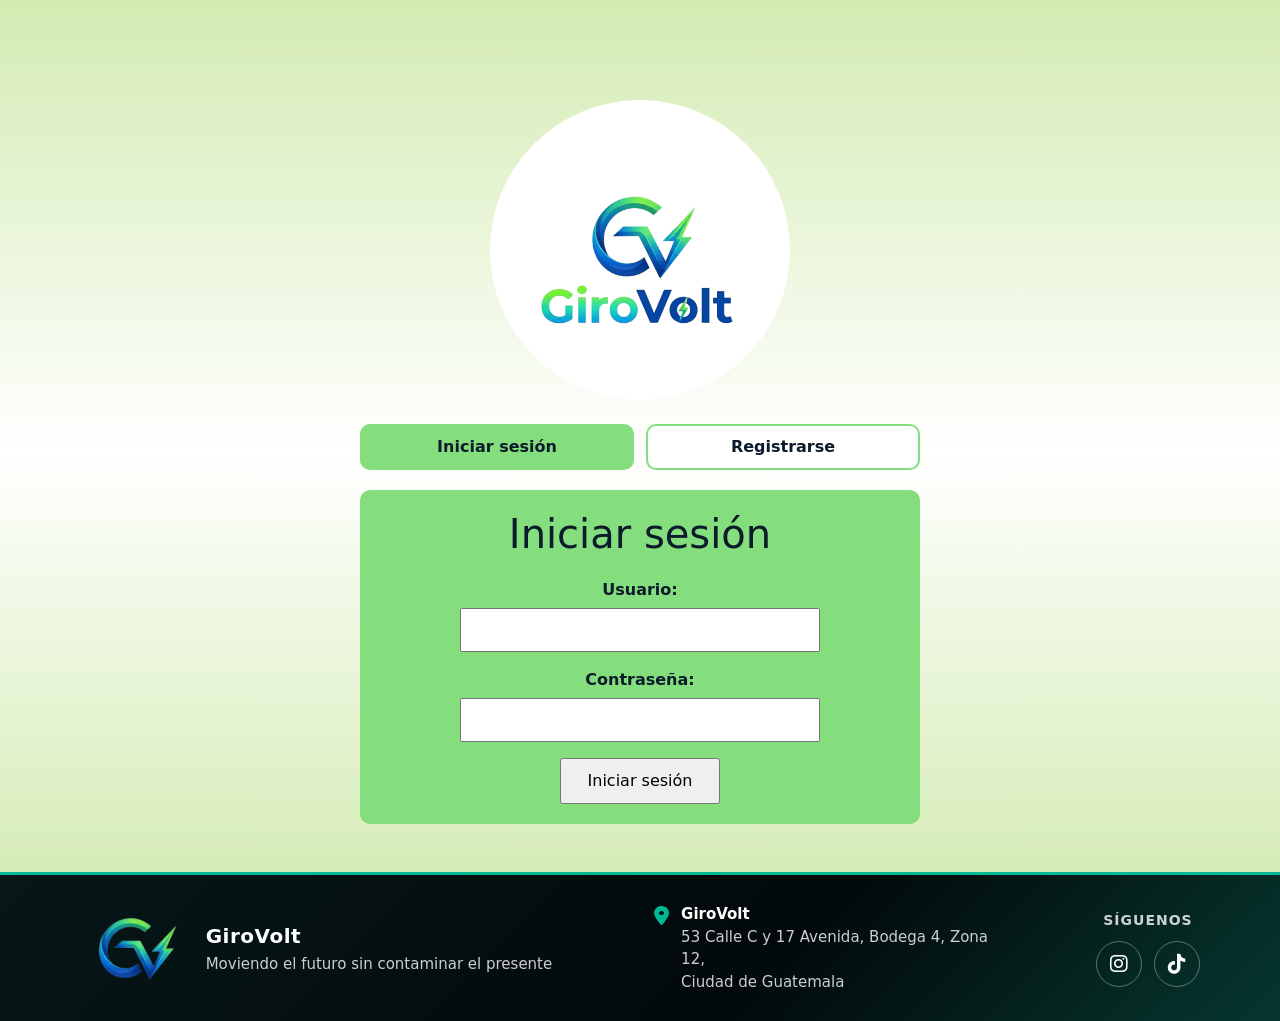
<file: index.html>
<!DOCTYPE html>
<html lang="es">

<head>
    <meta charset="UTF-8">
    <meta name="viewport" content="width=device-width, initial-scale=1.0">
    <title>Inicio de sesión - GiroVolt</title>
    <link rel="stylesheet" href="estilo2.css">
    <link href="https://cdn.jsdelivr.net/npm/bootstrap@5.3.2/dist/css/bootstrap.min.css" rel="stylesheet">
    <link rel="stylesheet" href="estilo.css">
    <link rel="stylesheet" href="https://cdnjs.cloudflare.com/ajax/libs/font-awesome/6.5.1/css/all.min.css">
</head>

<body class="pie-abajo">


    <div class="logo">
        <img src="imagenes/Logo con solo nombre.png" alt="Logo" width="600" height="500" id="logo">
    </div>

    <div class="selector">
        <button type="button" id="btnLogin" class="activo" aria-pressed="true"
            onclick="mostrarFormulario('login')">Iniciar sesión</button>
        <button type="button" id="btnRegistro" aria-pressed="false"
            onclick="mostrarFormulario('registro')">Registrarse</button>
    </div>

    <div class="padre">
        <div class="hijo" id="panelLogin">
            <h1>Iniciar sesión</h1>
            <form onsubmit="iniciarSesion(event)">
                <div class="form-fields">
                    <div class="form-field">
                        <label for="username">Usuario:</label>
                        <input type="text" id="username" name="username" required>
                    </div>
                    <div class="form-field">
                        <label for="password">Contraseña:</label>
                        <input type="password" id="password" name="password" required>
                    </div>
                    <input type="submit" value="Iniciar sesión">
                </div>
            </form>
        </div>

        <div class="hijo2" id="panelRegistro" hidden>
            <h1>Registro</h1>
            <form onsubmit="registrar(event)">
                <div class="form-fields">
                    <div class="form-field">
                        <label for="usuarioRegistro">Usuario:</label>
                        <input type="text" id="usuarioRegistro" autocomplete="username" required>
                    </div>
                    <div class="form-field">
                        <label for="correoRegistro">Correo:</label>
                        <input type="email" id="correoRegistro" autocomplete="email" required>
                    </div>
                    <div class="form-field">
                        <label for="contrasenaRegistro">Contraseña:</label>
                        <input type="password" id="contrasenaRegistro" minlength="4" autocomplete="new-password" required>
                    </div>
                    <div class="form-field">
                        <label for="confirmarRegistro">Confirmar contraseña:</label>
                        <input type="password" id="confirmarRegistro" minlength="4" autocomplete="new-password" required>
                    </div>
                    <button type="submit">Registrarse</button>
                </div>
            </form>
        </div>
    </div>

    <script>
        function mostrarFormulario(cual) {
            let esLogin = cual == "login";

            document.getElementById("panelLogin").hidden = !esLogin;
            document.getElementById("panelRegistro").hidden = esLogin;

            let btnLogin = document.getElementById("btnLogin");
            let btnRegistro = document.getElementById("btnRegistro");

            btnLogin.classList.toggle("activo", esLogin);
            btnRegistro.classList.toggle("activo", !esLogin);
            btnLogin.setAttribute("aria-pressed", esLogin);
            btnRegistro.setAttribute("aria-pressed", !esLogin);
        }

        function obtenerUsuarios() {
            let datos;

            try {
                datos = localStorage.getItem("usuarios");
            } catch (error) {
                if (!(error instanceof DOMException)) throw error;
                alert("El navegador bloqueó el acceso al almacenamiento. Abre la página desde un servidor local e inténtalo de nuevo.");
                return null;
            }

            if (datos === null) return [];

            let usuarios;
            try {
                usuarios = JSON.parse(datos);
            } catch (error) {
                if (!(error instanceof SyntaxError)) throw error;
                alert("Los datos guardados están dañados. No se modificaron; borra la clave «usuarios» del almacenamiento del sitio para volver a registrarte.");
                return null;
            }

            if (!Array.isArray(usuarios) || !usuarios.every(function (user) {
                return user && typeof user.usuario == "string" && typeof user.contrasena == "string";
            })) {
                alert("Los datos guardados no tienen un formato válido. No se modificaron; borra la clave «usuarios» del almacenamiento del sitio para volver a registrarte.");
                return null;
            }

            return usuarios;
        }

        function guardarUsuarios(usuarios) {
            try {
                localStorage.setItem("usuarios", JSON.stringify(usuarios));
                return true;
            } catch (error) {
                if (!(error instanceof DOMException)) throw error;
                if (error.name == "QuotaExceededError") {
                    alert("No se pudo guardar: el almacenamiento del navegador está lleno.");
                } else {
                    alert("El navegador bloqueó el guardado. Abre la página desde un servidor local e inténtalo de nuevo.");
                }
                return false;
            }
        }

        function registrar(event) {
            event.preventDefault();
            let usuario = document.getElementById("usuarioRegistro").value.trim();
            let correo = document.getElementById("correoRegistro").value.trim();
            let contrasena = document.getElementById("contrasenaRegistro").value;
            let confirmar = document.getElementById("confirmarRegistro").value;

            if (
                usuario == "" ||
                correo == "" ||
                contrasena == "" ||
                confirmar == ""
            ) {
                alert("Debes completar todos los campos");
                return;
            }

            if (contrasena != confirmar) {
                alert("Las contraseñas no coinciden");
                return;
            }

            let usuarios = obtenerUsuarios();
            if (usuarios === null) return;

            let usuarioExiste = usuarios.find(function (user) {
                return user.usuario == usuario;
            });

            if (usuarioExiste) {
                alert("Ese usuario ya existe");
                return;
            }

            let nuevoUsuario = {
                usuario: usuario,
                correo: correo,
                contrasena: contrasena
            };

            usuarios.push(nuevoUsuario);

            if (!guardarUsuarios(usuarios)) return;

            alert("Usuario registrado correctamente");
            mostrarFormulario("login");

            document.getElementById("usuarioRegistro").value = "";
            document.getElementById("correoRegistro").value = "";
            document.getElementById("contrasenaRegistro").value = "";
            document.getElementById("confirmarRegistro").value = "";
        }

        function iniciarSesion(event) {
            event.preventDefault();

            let usuario = document.getElementById("username").value.trim();
            let contrasena = document.getElementById("password").value;

            let usuarios = obtenerUsuarios();
            if (usuarios === null) return;

            let usuarioEncontrado = usuarios.find(function (user) {
                return user.usuario == usuario &&
                    user.contrasena == contrasena;
            });

            if (usuarioEncontrado) {
                alert("Inicio de sesión correcto");
                window.location.href = "index2.html";
            } else {
                alert("Usuario o contraseña incorrectos");
            }
        }
    </script>

    <div class="contacto pie-simple">
        <div class="pie-contenido">
            <div class="pie-marca">
                <img src="imagenes/Solo logotipo.png" alt="Logo GiroVolt" width="120" height="80">
                <div class="pie-texto">
                    <p class="pie-nombre">GiroVolt</p>
                    <p class="pie-slogan">Moviendo el futuro sin contaminar el presente</p>
                </div>
            </div>

            <address class="pie-direccion">
                <i class="fa-solid fa-location-dot" aria-hidden="true"></i>
                <span><strong>GiroVolt</strong>53 Calle C y 17 Avenida, Bodega 4, Zona 12, <br>Ciudad de Guatemala</span>
            </address>

            <div class="pie-redes">
                <p class="pie-redes-titulo">Síguenos</p>
                <div class="pie-redes-iconos">
                    <a href="https://www.instagram.com/girovolt_gt/" target="_blank" rel="noopener noreferrer"
                        aria-label="Instagram de GiroVolt"><i class="fa-brands fa-instagram" aria-hidden="true"></i></a>
                    <a href="https://www.tiktok.com/@girovolt_gt" target="_blank" rel="noopener noreferrer"
                        aria-label="TikTok de GiroVolt"><i class="fa-brands fa-tiktok" aria-hidden="true"></i></a>
                </div>
            </div>
        </div>
    </div>

    <script src="https://cdn.jsdelivr.net/npm/bootstrap@5.3.2/dist/js/bootstrap.bundle.min.js"></script>
</body>

</html>
</file>
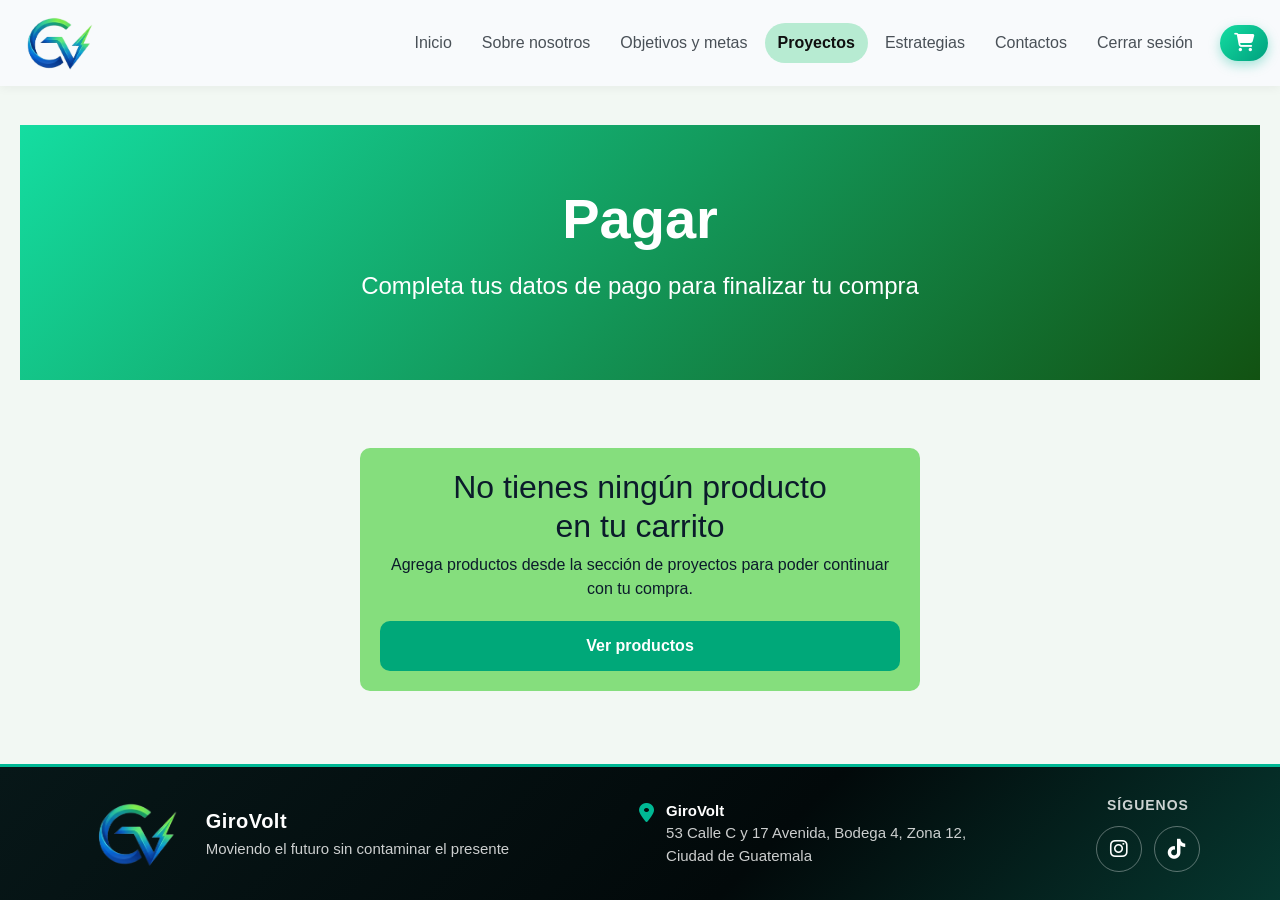
<file: compra.html>
<!DOCTYPE html>
<html lang="es">

<head>
    <meta charset="UTF-8">
    <meta name="viewport" content="width=device-width, initial-scale=1.0">
    <title>Comprar - GiroVolt</title>
    <link rel="stylesheet" href="estilo2.css">
    <link rel="stylesheet" href="Nosotros.css">
    <link rel="stylesheet" href="estilo.css">
    <link rel="stylesheet" href="estilosfondo.css">
    <link rel="stylesheet" href="secciones.css">
    <link rel="stylesheet" href="compra.css">
    <link href="https://cdn.jsdelivr.net/npm/bootstrap@5.3.2/dist/css/bootstrap.min.css" rel="stylesheet">
    <link rel="stylesheet" href="https://cdnjs.cloudflare.com/ajax/libs/font-awesome/6.5.1/css/all.min.css">
</head>

<body class="pie-abajo">
    <div class="navbar-seguimiento">
        <nav class="navbar navbar-expand-lg navbar-custom-light">
            <div class="container-fluid d-flex align-items-center justify-content-between">
                <a class="navbar-brand m-0" href="index2.html">
                    <img src="imagenes/Solo logotipo.png" alt="Logo GiroVolt" height="60">
                </a>

                <a class="boton-carrito-nav" id="botonCarritoNav" href="compra.html" aria-label="Abrir carrito">
                    <i class="fa-solid fa-cart-shopping" aria-hidden="true"></i>
                    <span class="texto-carrito-nav">Carrito</span>
                    <span class="contador-carrito-nav" id="contadorCarritoNav" hidden>0</span>
                </a>

                <button class="navbar-toggler" type="button" data-bs-toggle="collapse" data-bs-target="#menuPrincipal"
                    aria-controls="menuPrincipal" aria-expanded="false" aria-label="Abrir menú de navegación">
                    <span class="navbar-toggler-icon"></span>
                </button>

                <div class="collapse navbar-collapse justify-content-end" id="menuPrincipal">
                    <div class="navbar-nav gap-lg-3">
                        <a class="nav-link" href="index2.html">Inicio</a>
                        <a class="nav-link" href="Nosotros.html">Sobre nosotros</a>
                        <a class="nav-link" href="objetivos.html">Objetivos y metas</a>
                        <a class="nav-link active" aria-current="page" href="Proyecto.html">Proyectos</a>
                        <a class="nav-link" href="Estrategias.html">Estrategias</a>
                        <a class="nav-link" href="contactos.html">Contactos</a>
                        <a class="nav-link" href="index.html">Cerrar sesión</a>
                    </div>
                </div>
            </div>
        </nav>
    </div>

    <section class="hero-section text-center mb-5">
        <div class="container">
            <h1 class="display-4 fw-bold">Pagar</h1>
            <p class="lead mt-3 fs-4">Completa tus datos de pago para finalizar tu compra</p>
        </div>
    </section>

    <ol class="pasos-pago" aria-label="Pasos de la compra">
        <li class="paso-activo"><span>1</span> Datos de pago</li>
        <li><span>2</span> Revisar carrito</li>
        <li><span>3</span> Confirmar compra</li>
    </ol>

    <main class="pago-contenedor" id="panelDatos">
        <section class="pago-tarjeta" aria-labelledby="tituloPago">
            <div class="pago-cabecera">
                <span class="pago-icono"><i class="fa-solid fa-credit-card" aria-hidden="true"></i></span>
                <div>
                    <h2 id="tituloPago">Ingrese sus datos de pago</h2>
                    <p>Tu información se usa únicamente para confirmar esta compra.</p>
                </div>
            </div>

            <form class="pago-formulario" id="panelLogin" onsubmit="iniciarSesion(event)">
                <div class="pago-campo">
                    <label for="username">PAN (número de tarjeta)</label>
                    <div class="pago-entrada">
                        <i class="fa-solid fa-credit-card" aria-hidden="true"></i>
                        <input type="text" id="username" name="username" inputmode="numeric" autocomplete="off"
                            placeholder="Ingresa tu PAN" required>
                    </div>
                </div>

                <div class="pago-campo">
                    <label for="password">Contraseña</label>
                    <div class="pago-entrada">
                        <i class="fa-solid fa-lock" aria-hidden="true"></i>
                        <input type="password" id="password" name="password" autocomplete="off"
                            placeholder="Ingresa tu contraseña" required>
                    </div>
                </div>

                <button class="pago-boton" type="submit">
                    <i class="fa-solid fa-shield-halved" aria-hidden="true"></i> Confirmar datos de pago
                </button>

                <p class="pago-seguro"><i class="fa-solid fa-lock" aria-hidden="true"></i> Pago protegido por GiroVolt</p>
            </form>
        </section>

        <aside class="pago-resumen" aria-labelledby="tituloResumen">
            <h2 id="tituloResumen"><i class="fa-solid fa-bag-shopping" aria-hidden="true"></i> Resumen de tu pedido</h2>
            <ul class="pago-resumen-lista" id="resumenLista"></ul>
            <p class="pago-resumen-total">Total <strong id="resumenTotal">Q0.00</strong></p>
        </aside>
    </main>

    <div class="padre" id="avisoCarritoVacio" hidden>
        <div class="hijo">
            <h1>No tienes ningún producto en tu carrito</h1>
            <p>Agrega productos desde la sección de proyectos para poder continuar con tu compra.</p>
            <a class="boton-finalizar" href="Proyecto.html#productos">Ver productos</a>
        </div>
    </div>

    <section class="capa-compra" id="capaCompra" role="dialog" aria-modal="true"
        aria-labelledby="tituloCarrito" hidden>
        <div class="panel-compra">
            <h2 id="tituloCarrito" tabindex="-1">Productos agregados al carrito</h2>
            <div id="contenidoCarrito">
                <ul class="lista-carrito" id="listaCarrito"></ul>
                <p class="total-carrito">Total: <strong id="totalCarrito">Q0.00</strong></p>
                <button class="boton-finalizar" id="btnFinalizar" type="button">Confirmar compra</button>
            </div>
            <div class="resultado-compra" id="resultadoCompra" role="status" hidden>
                <p>Compra realizada correctamente.</p>
                <p>Total comprado: <strong id="totalComprado">Q0.00</strong></p>
                <a class="boton-finalizar" href="Proyecto.html#productos">Volver a productos</a>
            </div>
        </div>
    </section>

    <script>
        const claveCarrito = "carritoGiroVolt";
        const formatoMoneda = new Intl.NumberFormat("es-GT", {
            style: "currency",
            currency: "GTQ"
        });

        function carritoEstaVacio() {
            try {
                return obtenerCarrito().length === 0;
            } catch (error) {
                return false;
            }
        }

        function revisarCarritoVacio() {
            const vacio = carritoEstaVacio();
            document.querySelector(".pasos-pago").hidden = vacio;
            document.getElementById("panelDatos").hidden = vacio;
            if (!vacio) dibujarResumen();
            document.getElementById("avisoCarritoVacio").hidden = !vacio;
            return vacio;
        }

        function iniciarSesion(event) {
            event.preventDefault();

            if (revisarCarritoVacio()) {
                if (window.GiroVoltCarrito) {
                    window.GiroVoltCarrito.avisar("No tienes ningún producto en tu carrito", "alerta");
                }
                return;
            }

            const pan = document.getElementById("username").value.trim();
            const contrasena = document.getElementById("password").value;
            if (pan === "1234" && contrasena === "1234") {
                mostrarCarrito();
                return;
            }

            alert("PAN o contraseña incorrectos. Para esta compra, ingresa PAN 1234 y contraseña 1234.");
        }

        function obtenerCarrito() {
            let datos;
            try {
                datos = localStorage.getItem(claveCarrito);
            } catch (error) {
                throw new Error("El navegador bloqueó el acceso al almacenamiento.");
            }
            if (datos === null) return [];

            let carrito;
            try {
                carrito = JSON.parse(datos);
            } catch (error) {
                throw new Error("Los datos guardados del carrito están dañados.");
            }
            if (!Array.isArray(carrito) || !carrito.every((producto) =>
                producto &&
                typeof producto.nombre === "string" &&
                Number.isFinite(producto.precio) &&
                Number.isInteger(producto.cantidad) &&
                producto.cantidad > 0
            )) {
                throw new Error("El formato del carrito guardado no es válido.");
            }

            return carrito;
        }

        function mostrarCarrito() {
            let carrito;
            try {
                carrito = obtenerCarrito();
            } catch (error) {
                alert("No se pudo leer el carrito guardado. Revisa el almacenamiento del navegador e inténtalo de nuevo.");
                return;
            }

            document.getElementById("capaCompra").hidden = false;
            document.getElementById("contenidoCarrito").hidden = false;
            document.getElementById("resultadoCompra").hidden = true;
            document.getElementById("tituloCarrito").focus();
            dibujarCarrito(carrito);
        }

        function dibujarResumen() {
            let carrito = [];
            try {
                carrito = obtenerCarrito();
            } catch (error) {
                return;
            }

            const lista = document.getElementById("resumenLista");
            lista.replaceChildren();
            carrito.forEach((producto) => {
                const elemento = document.createElement("li");
                const nombre = document.createElement("span");
                nombre.textContent = `${producto.nombre} × ${producto.cantidad}`;
                const subtotal = document.createElement("strong");
                subtotal.textContent = formatoMoneda.format(producto.precio * producto.cantidad);
                elemento.append(nombre, subtotal);
                lista.appendChild(elemento);
            });

            const total = carrito.reduce((suma, producto) => suma + producto.precio * producto.cantidad, 0);
            document.getElementById("resumenTotal").textContent = formatoMoneda.format(total);
        }

        function cerrarCarrito() {
            document.getElementById("capaCompra").hidden = true;
            revisarCarritoVacio();
        }

        function dibujarCarrito(carrito) {
            const lista = document.getElementById("listaCarrito");
            lista.replaceChildren();

            if (carrito.length === 0) {
                const mensaje = document.createElement("li");
                mensaje.className = "carrito-vacio";
                mensaje.textContent = "No tienes ningún producto en tu carrito.";
                lista.appendChild(mensaje);
            }

            carrito.forEach((producto, indice) => {
                const elemento = document.createElement("li");
                elemento.className = "producto-carrito";

                const detalle = document.createElement("span");
                detalle.textContent = `${producto.nombre} · ${producto.cantidad} × ${formatoMoneda.format(producto.precio)}`;

                const quitar = document.createElement("button");
                quitar.type = "button";
                quitar.className = "boton-quitar";
                quitar.textContent = "−";
                quitar.setAttribute("aria-label", `Quitar una unidad de ${producto.nombre}`);
                quitar.addEventListener("click", () => quitarUnidad(indice));

                elemento.append(detalle, quitar);
                lista.appendChild(elemento);
            });

            const total = carrito.reduce((suma, producto) => suma + producto.precio * producto.cantidad, 0);
            document.getElementById("totalCarrito").textContent = formatoMoneda.format(total);
            document.getElementById("btnFinalizar").disabled = carrito.length === 0;
        }

        function quitarUnidad(indice) {
            try {
                const carrito = obtenerCarrito();
                carrito[indice].cantidad -= 1;
                if (carrito[indice].cantidad === 0) carrito.splice(indice, 1);
                localStorage.setItem(claveCarrito, JSON.stringify(carrito));
                dibujarCarrito(carrito);
                if (window.GiroVoltCarrito) window.GiroVoltCarrito.actualizar();
            } catch (error) {
                alert("No se pudo actualizar el carrito. Revisa el almacenamiento del navegador e inténtalo de nuevo.");
            }
        }

        function finalizarCompra() {
            try {
                const carrito = obtenerCarrito();
                if (carrito.length === 0) return;

                const total = carrito.reduce((suma, producto) => suma + producto.precio * producto.cantidad, 0);
                localStorage.setItem(claveCarrito, JSON.stringify([]));
                if (window.GiroVoltCarrito) window.GiroVoltCarrito.actualizar();
                document.getElementById("contenidoCarrito").hidden = true;
                document.getElementById("resultadoCompra").hidden = false;
                document.getElementById("totalComprado").textContent = formatoMoneda.format(total);
            } catch (error) {
                alert("No se pudo finalizar la compra. Revisa el almacenamiento del navegador e inténtalo de nuevo.");
            }
        }

        document.addEventListener("DOMContentLoaded", revisarCarritoVacio);
        window.addEventListener("pageshow", revisarCarritoVacio);
        document.getElementById("btnFinalizar").addEventListener("click", finalizarCompra);
        document.getElementById("capaCompra").addEventListener("click", (evento) => {
            if (evento.target === evento.currentTarget) cerrarCarrito();
        });
        document.addEventListener("keydown", (evento) => {
            if (evento.key === "Escape") cerrarCarrito();
        });
    </script>

    <div class="contacto pie-simple">
        <div class="pie-contenido">
            <div class="pie-marca">
                <img src="imagenes/Solo logotipo.png" alt="Logo GiroVolt" width="120" height="80">
                <div class="pie-texto">
                    <p class="pie-nombre">GiroVolt</p>
                    <p class="pie-slogan">Moviendo el futuro sin contaminar el presente</p>
                </div>
            </div>

            <address class="pie-direccion">
                <i class="fa-solid fa-location-dot" aria-hidden="true"></i>
                <span><strong>GiroVolt</strong>53 Calle C y 17 Avenida, Bodega 4, Zona 12, <br>Ciudad de Guatemala</span>
            </address>

            <div class="pie-redes">
                <p class="pie-redes-titulo">Síguenos</p>
                <div class="pie-redes-iconos">
                    <a href="https://www.instagram.com/girovolt_gt/" target="_blank" rel="noopener noreferrer"
                        aria-label="Instagram de GiroVolt"><i class="fa-brands fa-instagram" aria-hidden="true"></i></a>
                    <a href="https://www.tiktok.com/@girovolt_gt" target="_blank" rel="noopener noreferrer"
                        aria-label="TikTok de GiroVolt"><i class="fa-brands fa-tiktok" aria-hidden="true"></i></a>
                </div>
            </div>
        </div>
    </div>

    <script src="https://cdn.jsdelivr.net/npm/bootstrap@5.3.2/dist/js/bootstrap.bundle.min.js"></script>
    <script src="carrito-nav.js"></script>
</body>
<script>
 window.difyChatbotConfig = {
  token: 'S0TWqh3Tr23WSubg',
  baseUrl: 'https://udify.app',
  routeSegment: 'agent',
  inputs: {
    // You can define the inputs from the Start node here
    // key is the variable name
    // e.g.
    // name: "NAME"
  },
  systemVariables: {
    // user_id: 'YOU CAN DEFINE USER ID HERE',
    // conversation_id: 'YOU CAN DEFINE CONVERSATION ID HERE, IT MUST BE A VALID UUID',
  },
  userVariables: {
    // avatar_url: 'YOU CAN DEFINE USER AVATAR URL HERE',
    // name: 'YOU CAN DEFINE USER NAME HERE',
  },
 }
</script>
<script
 src="https://udify.app/embed.min.js"
 id="S0TWqh3Tr23WSubg"
 defer>
</script>
<script src="chatbot-mobile.js" defer></script>
<script src="givi-globo.js" defer></script>
<style>
  #dify-chatbot-bubble-button { background-color: #1C64F2 !important; }
</style>
</html>
</file>
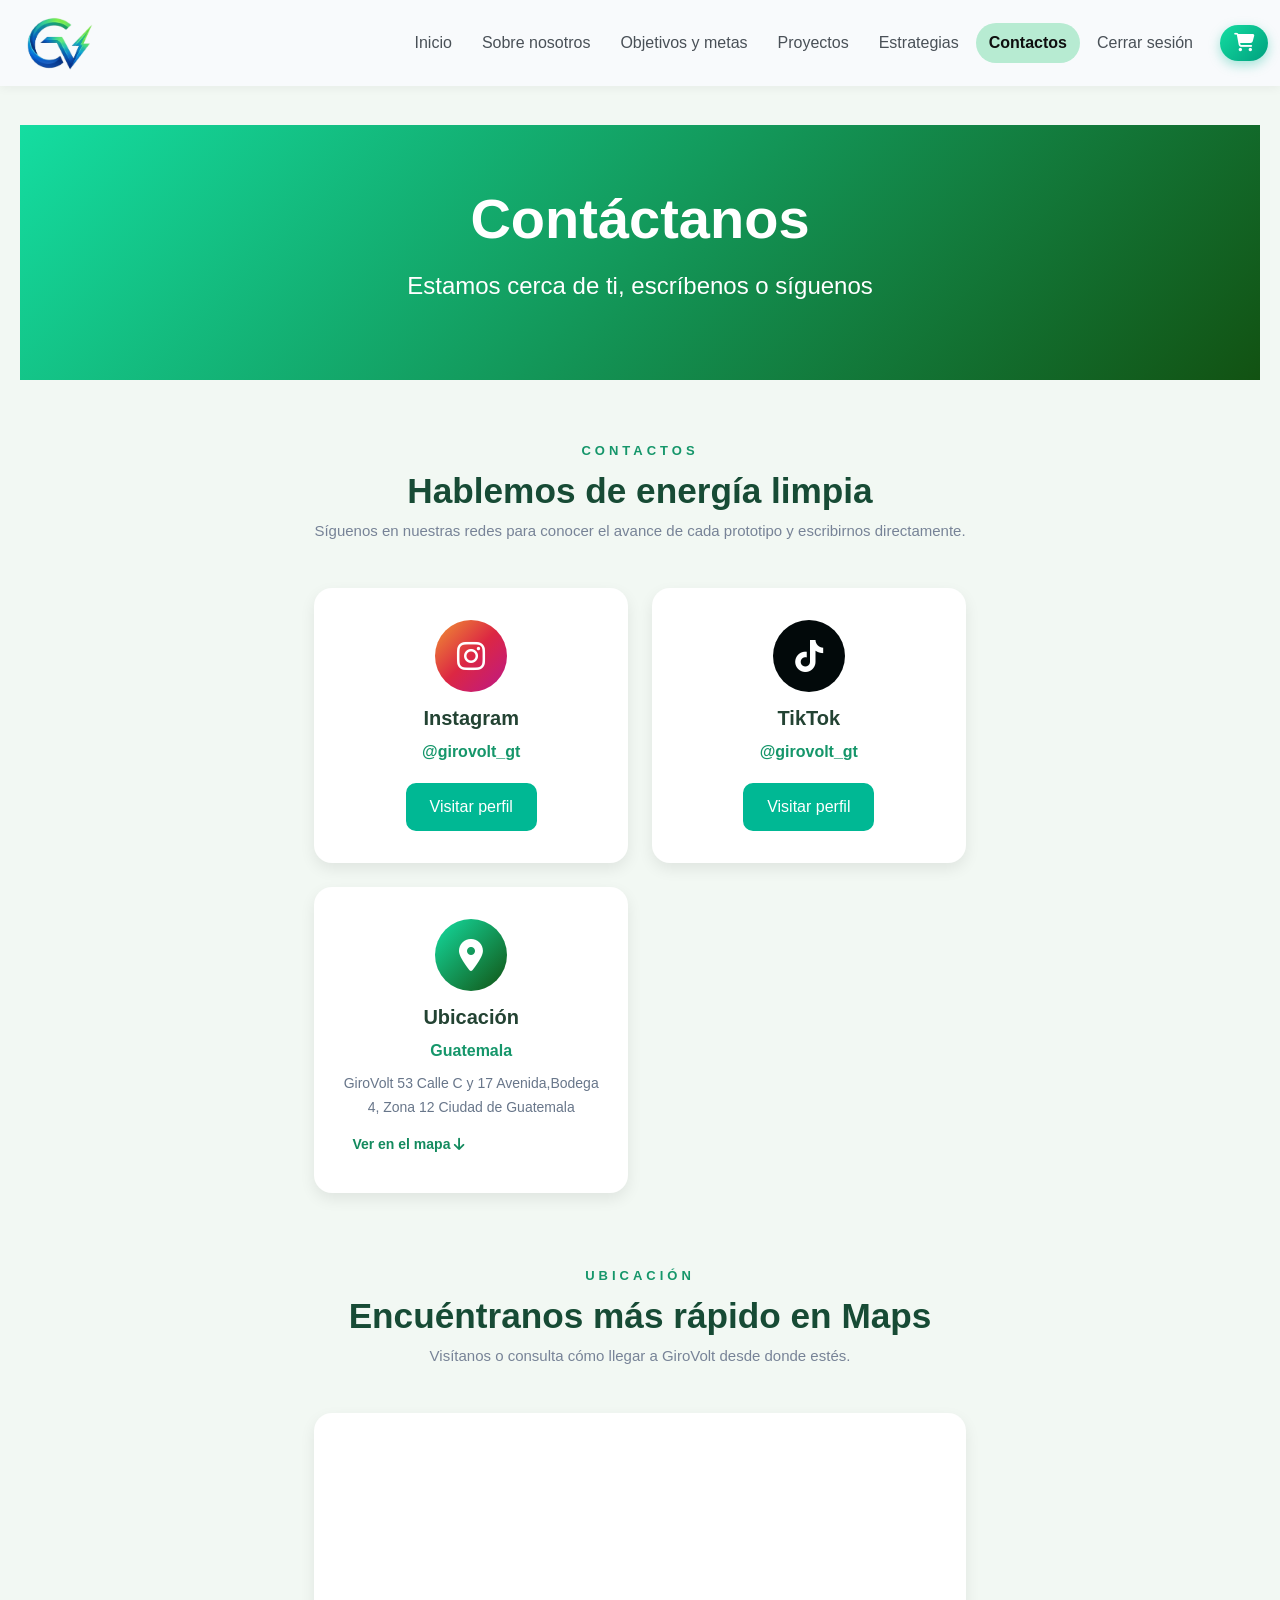
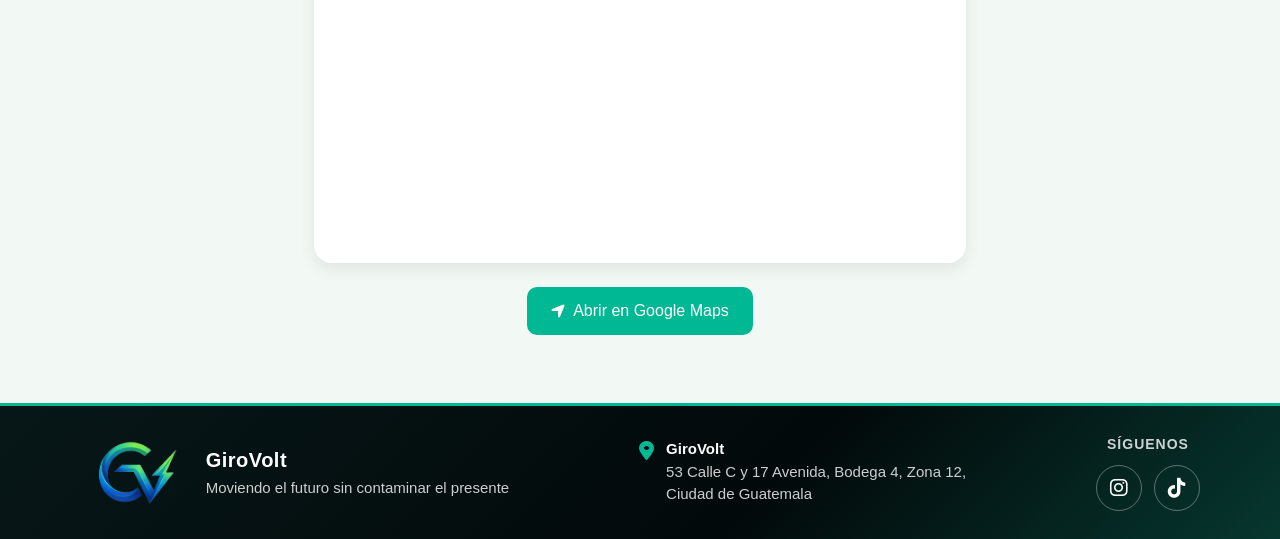
<file: contactos.html>
<!DOCTYPE html>
<html lang="es">

<head>
    <meta charset="UTF-8">
    <meta name="viewport" content="width=device-width, initial-scale=1.0">
    <title>Contactos - GiroVolt</title>

    <link rel="stylesheet" href="Nosotros.css">
    <link rel="stylesheet" href="estilo.css">
    <link rel="stylesheet" href="estilosfondo.css">
    <link rel="stylesheet" href="secciones.css">
    <link href="https://cdn.jsdelivr.net/npm/bootstrap@5.3.2/dist/css/bootstrap.min.css" rel="stylesheet">
    <link rel="stylesheet" href="https://cdnjs.cloudflare.com/ajax/libs/font-awesome/6.5.1/css/all.min.css">
</head>

<body class="pie-abajo">
    <div class="navbar-seguimiento">
        <nav class="navbar navbar-expand-lg navbar-custom-light">
            <div class="container-fluid d-flex align-items-center justify-content-between">
                <a class="navbar-brand m-0" href="index2.html">
                    <img src="imagenes/Solo logotipo.png" alt="Logo GiroVolt" height="60">
                </a>

                <a class="boton-carrito-nav" id="botonCarritoNav" href="compra.html" aria-label="Abrir carrito">
                    <i class="fa-solid fa-cart-shopping" aria-hidden="true"></i>
                    <span class="texto-carrito-nav">Carrito</span>
                    <span class="contador-carrito-nav" id="contadorCarritoNav" hidden>0</span>
                </a>

                <button class="navbar-toggler" type="button" data-bs-toggle="collapse" data-bs-target="#menuPrincipal"
                    aria-controls="menuPrincipal" aria-expanded="false" aria-label="Abrir menú de navegación">
                    <span class="navbar-toggler-icon"></span>
                </button>

                <div class="collapse navbar-collapse justify-content-end" id="menuPrincipal">
                    <div class="navbar-nav gap-lg-3">
                        <a class="nav-link" href="index2.html">Inicio</a>
                        <a class="nav-link" href="Nosotros.html">Sobre nosotros</a>
                        <a class="nav-link" href="objetivos.html">Objetivos y metas</a>
                        <a class="nav-link" href="Proyecto.html">Proyectos</a>
                        <a class="nav-link" href="Estrategias.html">Estrategias</a>
                        <a class="nav-link active" aria-current="page" href="contactos.html">Contactos</a>
                        <a class="nav-link" href="index.html">Cerrar sesión</a>
                    </div>
                </div>
            </div>
        </nav>
    </div>

    <section class="hero-section text-center mb-5">
        <div class="container">
            <h1 class="display-4 fw-bold">Contáctanos</h1>
            <p class="lead mt-3 fs-4">Estamos cerca de ti, escríbenos o síguenos</p>
        </div>
    </section>

    <main class="contenedor pagina-seccion">
        <header class="encabezado-seccion">
            <span class="etiqueta-seccion">Contactos</span>
            <h2>Hablemos de energía limpia</h2>
            <p>Síguenos en nuestras redes para conocer el avance de cada prototipo y escribirnos directamente.</p>
        </header>

        <section class="rejilla-seccion rejilla-contacto">
            <a class="tarjeta-contacto" href="https://www.instagram.com/girovolt_gt/" target="_blank"
                rel="noopener noreferrer" aria-label="Visitar Instagram de GiroVolt">
                <span class="icono-contacto instagram"><i class="fa-brands fa-instagram" aria-hidden="true"></i></span>
                <h3>Instagram</h3>
                <p class="usuario-contacto">@girovolt_gt</p>
                <span class="boton-verde">Visitar perfil</span>
            </a>

            <a class="tarjeta-contacto" href="https://www.tiktok.com/@girovolt_gt?is_from_webapp=1&amp;sender_device=pc"
                target="_blank" rel="noopener noreferrer" aria-label="Visitar TikTok de GiroVolt">
                <span class="icono-contacto tiktok"><i class="fa-brands fa-tiktok" aria-hidden="true"></i></span>
                <h3>TikTok</h3>
                <p class="usuario-contacto">@girovolt_gt</p>
                <span class="boton-verde">Visitar perfil</span>
            </a>

            <div class="tarjeta-contacto tarjeta-info">
                <span class="icono-contacto ubicacion"><i class="fa-solid fa-location-dot"
                        aria-hidden="true"></i></span>
                <h3>Ubicación</h3>
                <p class="usuario-contacto">Guatemala</p>
                <p>GiroVolt
                    53 Calle C y 17 Avenida,Bodega 4, Zona 12
                    Ciudad de Guatemala
                </p>
                <a class="enlace-mas" href="#mapa">Ver en el mapa <i class="fa-solid fa-arrow-down"
                        aria-hidden="true"></i></a>
            </div>
        </section>
        <section class="seccion-mapa" id="mapa">
            <header class="encabezado-seccion encabezado-secundario">
                <span class="etiqueta-seccion">Ubicación</span>
                <h2>Encuéntranos más rápido en Maps</h2>
                <p>Visítanos o consulta cómo llegar a GiroVolt desde donde estés.</p>
            </header>

            <div class="mapa-contenedor">
                <iframe
                    src="https://www.google.com/maps/embed?pb=!1m14!1m8!1m3!1d300.99426087799065!2d-90.55419429798032!3d14.560658646297622!3m2!1i1024!2i768!4f13.1!3m3!1m2!1s0x8589a77feb9d88e1%3A0x41ccbacc456751ee!2sGiroVolt!5e1!3m2!1ses-419!2sgt!4v1794727114555!5m2!1ses-419!2sgt"
                    width="100%" height="450" style="border:0;" allowfullscreen="" loading="lazy"
                    referrerpolicy="strict-origin-when-cross-origin"
                    title="Ubicación de GiroVolt en Google Maps"></iframe>
            </div>

            <div class="mapa-accion">
                <a class="boton-verde boton-mapa"
                    href="https://www.google.com/maps?q=14.560658646297622,-90.55419429798032" target="_blank"
                    rel="noopener noreferrer">
                    <i class="fa-solid fa-location-arrow" aria-hidden="true"></i> Abrir en Google Maps
                </a>
            </div>
        </section>
    </main>

    <div class="contacto pie-simple">
        <div class="pie-contenido">
            <div class="pie-marca">
                <img src="imagenes/Solo logotipo.png" alt="Logo GiroVolt" width="120" height="80">
                <div class="pie-texto">
                    <p class="pie-nombre">GiroVolt</p>
                    <p class="pie-slogan">Moviendo el futuro sin contaminar el presente</p>
                </div>
            </div>

            <address class="pie-direccion">
                <i class="fa-solid fa-location-dot" aria-hidden="true"></i>
                <span><strong>GiroVolt</strong>53 Calle C y 17 Avenida, Bodega 4, Zona 12, <br>Ciudad de Guatemala</span>
            </address>

            <div class="pie-redes">
                <p class="pie-redes-titulo">Síguenos</p>
                <div class="pie-redes-iconos">
                    <a href="https://www.instagram.com/girovolt_gt/" target="_blank" rel="noopener noreferrer"
                        aria-label="Instagram de GiroVolt"><i class="fa-brands fa-instagram" aria-hidden="true"></i></a>
                    <a href="https://www.tiktok.com/@girovolt_gt" target="_blank" rel="noopener noreferrer"
                        aria-label="TikTok de GiroVolt"><i class="fa-brands fa-tiktok" aria-hidden="true"></i></a>
                </div>
            </div>
        </div>
    </div>

    <script src="https://cdn.jsdelivr.net/npm/bootstrap@5.3.2/dist/js/bootstrap.bundle.min.js"></script>
    <script src="carrito-nav.js"></script>
</body>
<script>
 window.difyChatbotConfig = {
  token: 'S0TWqh3Tr23WSubg',
  baseUrl: 'https://udify.app',
  routeSegment: 'agent',
  inputs: {
    // You can define the inputs from the Start node here
    // key is the variable name
    // e.g.
    // name: "NAME"
  },
  systemVariables: {
    // user_id: 'YOU CAN DEFINE USER ID HERE',
    // conversation_id: 'YOU CAN DEFINE CONVERSATION ID HERE, IT MUST BE A VALID UUID',
  },
  userVariables: {
    // avatar_url: 'YOU CAN DEFINE USER AVATAR URL HERE',
    // name: 'YOU CAN DEFINE USER NAME HERE',
  },
 }
</script>
<script
 src="https://udify.app/embed.min.js"
 id="S0TWqh3Tr23WSubg"
 defer>
</script>
<script src="chatbot-mobile.js" defer></script>
<script src="givi-globo.js" defer></script>
<style>
  #dify-chatbot-bubble-button { background-color: #1C64F2 !important; }
</style>
</html>
</file>
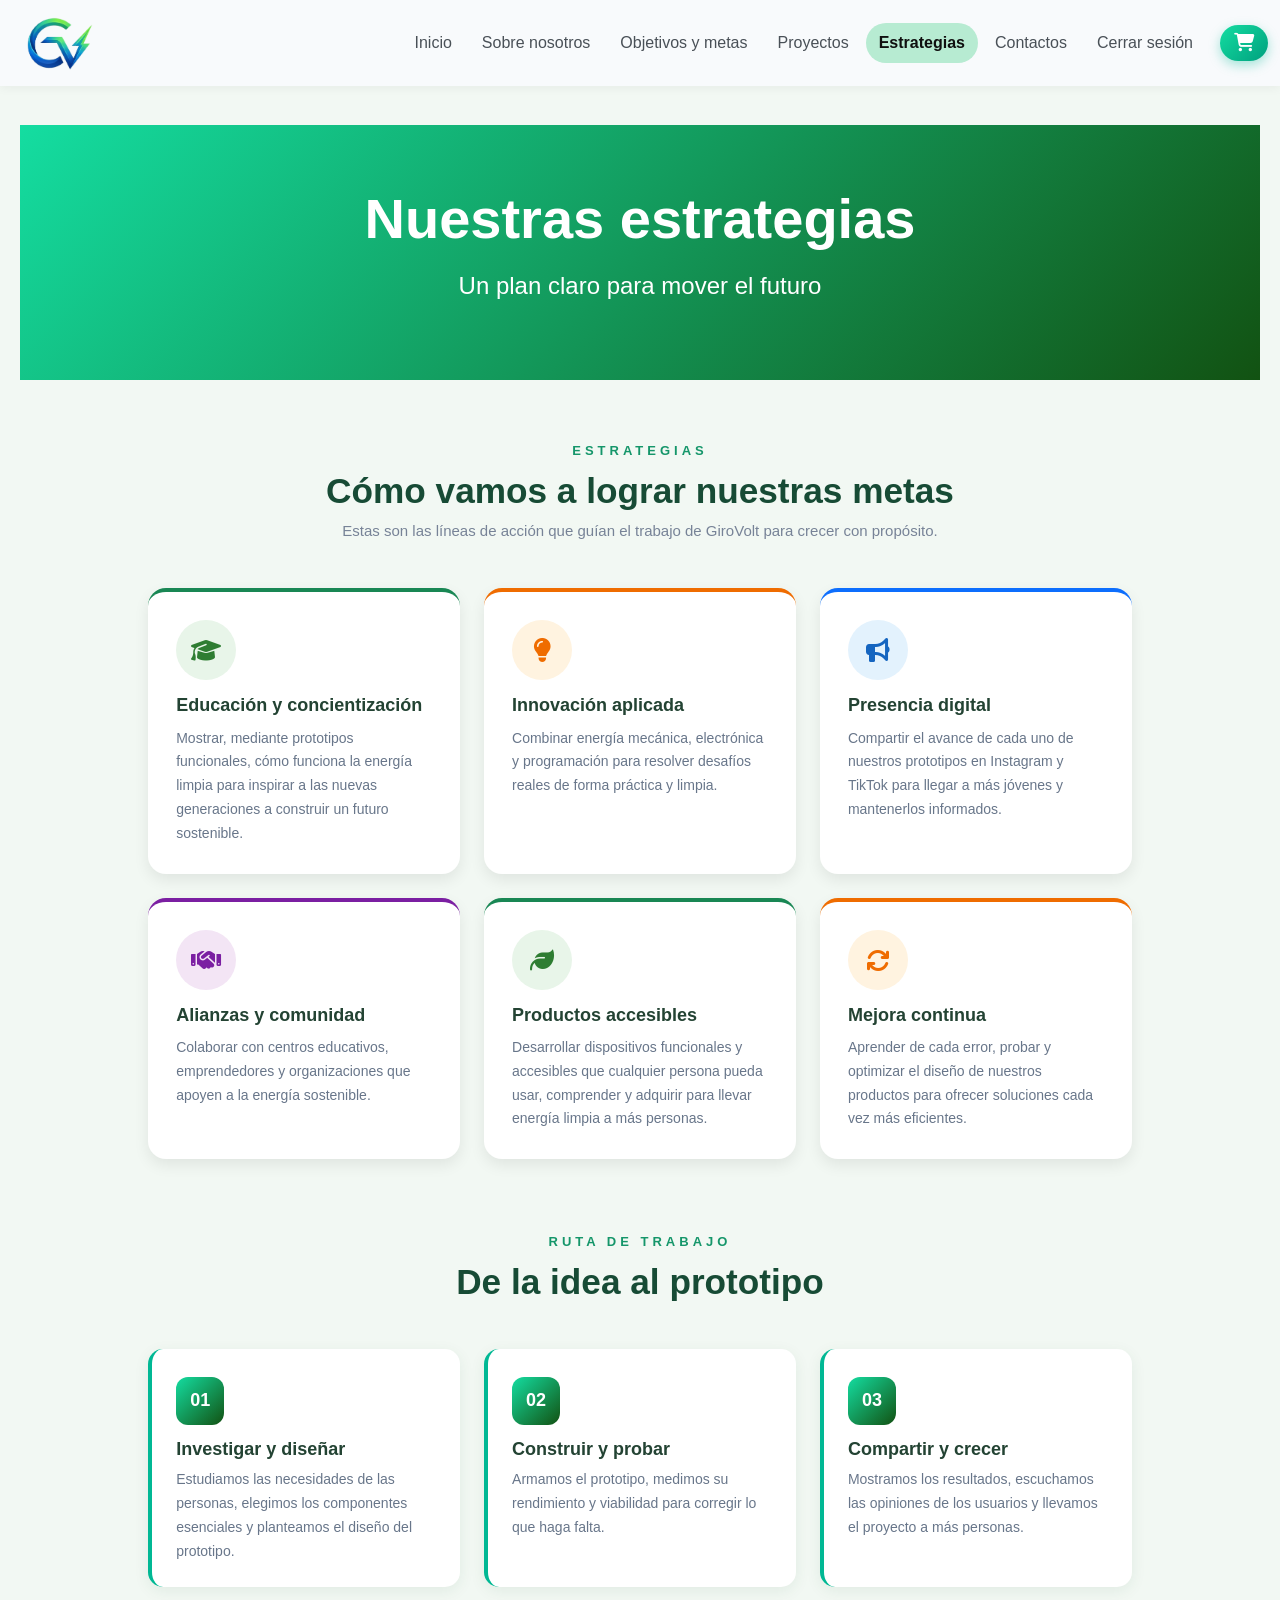
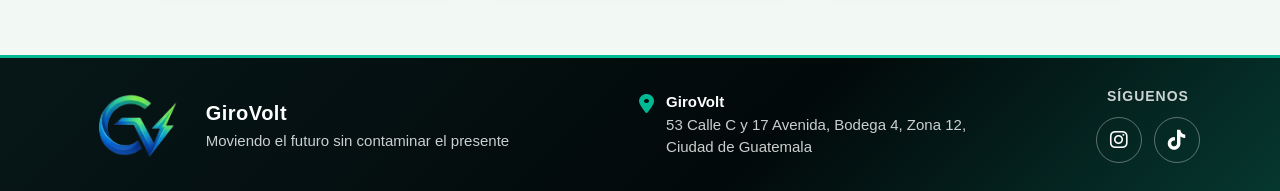
<file: Estrategias.html>
<!DOCTYPE html>
<html lang="es">

<head>
    <meta charset="UTF-8">
    <meta name="viewport" content="width=device-width, initial-scale=1.0">
    <title>Estrategias - GiroVolt</title>

    <link rel="stylesheet" href="Nosotros.css">
    <link rel="stylesheet" href="estilo.css">
    <link rel="stylesheet" href="estilosfondo.css">
    <link rel="stylesheet" href="secciones.css">
    <link href="https://cdn.jsdelivr.net/npm/bootstrap@5.3.2/dist/css/bootstrap.min.css" rel="stylesheet">
    <link rel="stylesheet" href="https://cdnjs.cloudflare.com/ajax/libs/font-awesome/6.5.1/css/all.min.css">
</head>

<body class="pie-abajo">
    <div class="navbar-seguimiento">
        <nav class="navbar navbar-expand-lg navbar-custom-light">
            <div class="container-fluid d-flex align-items-center justify-content-between">
                <a class="navbar-brand m-0" href="index2.html">
                    <img src="imagenes/Solo logotipo.png" alt="Logo GiroVolt" height="60">
                </a>

                <a class="boton-carrito-nav" id="botonCarritoNav" href="compra.html" aria-label="Abrir carrito">
                    <i class="fa-solid fa-cart-shopping" aria-hidden="true"></i>
                    <span class="texto-carrito-nav">Carrito</span>
                    <span class="contador-carrito-nav" id="contadorCarritoNav" hidden>0</span>
                </a>

                <button class="navbar-toggler" type="button" data-bs-toggle="collapse" data-bs-target="#menuPrincipal"
                    aria-controls="menuPrincipal" aria-expanded="false" aria-label="Abrir menú de navegación">
                    <span class="navbar-toggler-icon"></span>
                </button>

                <div class="collapse navbar-collapse justify-content-end" id="menuPrincipal">
                    <div class="navbar-nav gap-lg-3">
                        <a class="nav-link" href="index2.html">Inicio</a>
                        <a class="nav-link" href="Nosotros.html">Sobre nosotros</a>
                        <a class="nav-link" href="objetivos.html">Objetivos y metas</a>
                        <a class="nav-link" href="Proyecto.html">Proyectos</a>
                        <a class="nav-link active" aria-current="page" href="Estrategias.html">Estrategias</a>
                        <a class="nav-link" href="contactos.html">Contactos</a>
                        <a class="nav-link" href="index.html">Cerrar sesión</a>
                    </div>
                </div>
            </div>
        </nav>
    </div>

    <section class="hero-section text-center mb-5">
        <div class="container">
            <h1 class="display-4 fw-bold">Nuestras estrategias</h1>
            <p class="lead mt-3 fs-4">Un plan claro para mover el futuro</p>
        </div>
    </section>

    <main class="contenedor pagina-seccion">
        <header class="encabezado-seccion">
            <span class="etiqueta-seccion">Estrategias</span>
            <h2>Cómo vamos a lograr nuestras metas</h2>
            <p>Estas son las líneas de acción que guían el trabajo de GiroVolt para crecer con propósito.</p>
        </header>

        <section class="rejilla-seccion">
            <article class="tarjeta-estrategia borde-verde">
                <div class="icon-box bg-light-green">
                    <i class="fa-solid fa-graduation-cap" aria-hidden="true"></i>
                </div>
                <h3>Educación y concientización</h3>
                <p>Mostrar, mediante prototipos funcionales, cómo funciona la energía limpia para inspirar a las nuevas generaciones a construir un futuro sostenible.</p>
            </article>

            <article class="tarjeta-estrategia borde-naranja">
                <div class="icon-box bg-light-orange">
                    <i class="fa-solid fa-lightbulb" aria-hidden="true"></i>
                </div>
                <h3>Innovación aplicada</h3>
                <p>Combinar energía mecánica, electrónica y programación para resolver desafíos reales de forma práctica y limpia.</p>
            </article>

            <article class="tarjeta-estrategia borde-azul">
                <div class="icon-box bg-light-blue">
                    <i class="fa-solid fa-bullhorn" aria-hidden="true"></i>
                </div>
                <h3>Presencia digital</h3>
                <p>Compartir el avance de cada uno de nuestros prototipos en Instagram y TikTok para llegar a más jóvenes y mantenerlos informados.</p>
            </article>

            <article class="tarjeta-estrategia borde-morado">
                <div class="icon-box bg-light-purple">
                    <i class="fa-solid fa-handshake" aria-hidden="true"></i>
                </div>
                <h3>Alianzas y comunidad</h3>
                <p>Colaborar con centros educativos, emprendedores y organizaciones que apoyen a la energía sostenible.</p>
            </article>

            <article class="tarjeta-estrategia borde-verde">
                <div class="icon-box bg-light-green">
                    <i class="fa-solid fa-leaf" aria-hidden="true"></i>
                </div>
                <h3>Productos accesibles</h3>
                <p>Desarrollar dispositivos funcionales y accesibles que cualquier persona pueda usar, comprender y adquirir para llevar energía limpia a más personas.</p>
            </article>

            <article class="tarjeta-estrategia borde-naranja">
                <div class="icon-box bg-light-orange">
                    <i class="fa-solid fa-arrows-rotate" aria-hidden="true"></i>
                </div>
                <h3>Mejora continua</h3>
                <p>Aprender de cada error, probar y optimizar el diseño de nuestros productos para ofrecer soluciones cada vez más eficientes.</p>
            </article>
        </section>

        <header class="encabezado-seccion encabezado-secundario">
            <span class="etiqueta-seccion">Ruta de trabajo</span>
            <h2>De la idea al prototipo</h2>
        </header>

        <ol class="ruta-seccion">
            <li class="paso-ruta">
                <span class="numero-paso">01</span>
                <h3>Investigar y diseñar</h3>
                <p>Estudiamos las necesidades de las personas, elegimos los componentes esenciales y planteamos el diseño del prototipo.</p>
            </li>

            <li class="paso-ruta">
                <span class="numero-paso">02</span>
                <h3>Construir y probar</h3>
                <p>Armamos el prototipo, medimos su rendimiento y viabilidad para corregir lo que haga falta.</p>
            </li>

            <li class="paso-ruta">
                <span class="numero-paso">03</span>
                <h3>Compartir y crecer</h3>
                <p>Mostramos los resultados, escuchamos las opiniones de los usuarios y llevamos el proyecto a más personas.</p>
            </li>
        </ol>
    </main>

    <div class="contacto pie-simple">
        <div class="pie-contenido">
            <div class="pie-marca">
                <img src="imagenes/Solo logotipo.png" alt="Logo GiroVolt" width="120" height="80">
                <div class="pie-texto">
                    <p class="pie-nombre">GiroVolt</p>
                    <p class="pie-slogan">Moviendo el futuro sin contaminar el presente</p>
                </div>
            </div>

            <address class="pie-direccion">
                <i class="fa-solid fa-location-dot" aria-hidden="true"></i>
                <span><strong>GiroVolt</strong>53 Calle C y 17 Avenida, Bodega 4, Zona 12, <br>Ciudad de Guatemala</span>
            </address>

            <div class="pie-redes">
                <p class="pie-redes-titulo">Síguenos</p>
                <div class="pie-redes-iconos">
                    <a href="https://www.instagram.com/girovolt_gt/" target="_blank" rel="noopener noreferrer"
                        aria-label="Instagram de GiroVolt"><i class="fa-brands fa-instagram" aria-hidden="true"></i></a>
                    <a href="https://www.tiktok.com/@girovolt_gt" target="_blank" rel="noopener noreferrer"
                        aria-label="TikTok de GiroVolt"><i class="fa-brands fa-tiktok" aria-hidden="true"></i></a>
                </div>
            </div>
        </div>
    </div>

    <script src="https://cdn.jsdelivr.net/npm/bootstrap@5.3.2/dist/js/bootstrap.bundle.min.js"></script>
    <script src="carrito-nav.js"></script>
</body>
<script>
 window.difyChatbotConfig = {
  token: 'S0TWqh3Tr23WSubg',
  baseUrl: 'https://udify.app',
  routeSegment: 'agent',
  inputs: {
    // You can define the inputs from the Start node here
    // key is the variable name
    // e.g.
    // name: "NAME"
  },
  systemVariables: {
    // user_id: 'YOU CAN DEFINE USER ID HERE',
    // conversation_id: 'YOU CAN DEFINE CONVERSATION ID HERE, IT MUST BE A VALID UUID',
  },
  userVariables: {
    // avatar_url: 'YOU CAN DEFINE USER AVATAR URL HERE',
    // name: 'YOU CAN DEFINE USER NAME HERE',
  },
 }
</script>
<script
 src="https://udify.app/embed.min.js"
 id="S0TWqh3Tr23WSubg"
 defer>
</script>
<script src="chatbot-mobile.js" defer></script>
<script src="givi-globo.js" defer></script>
<style>
  #dify-chatbot-bubble-button { background-color: #1C64F2 !important; }
</style>
</html>
</file>
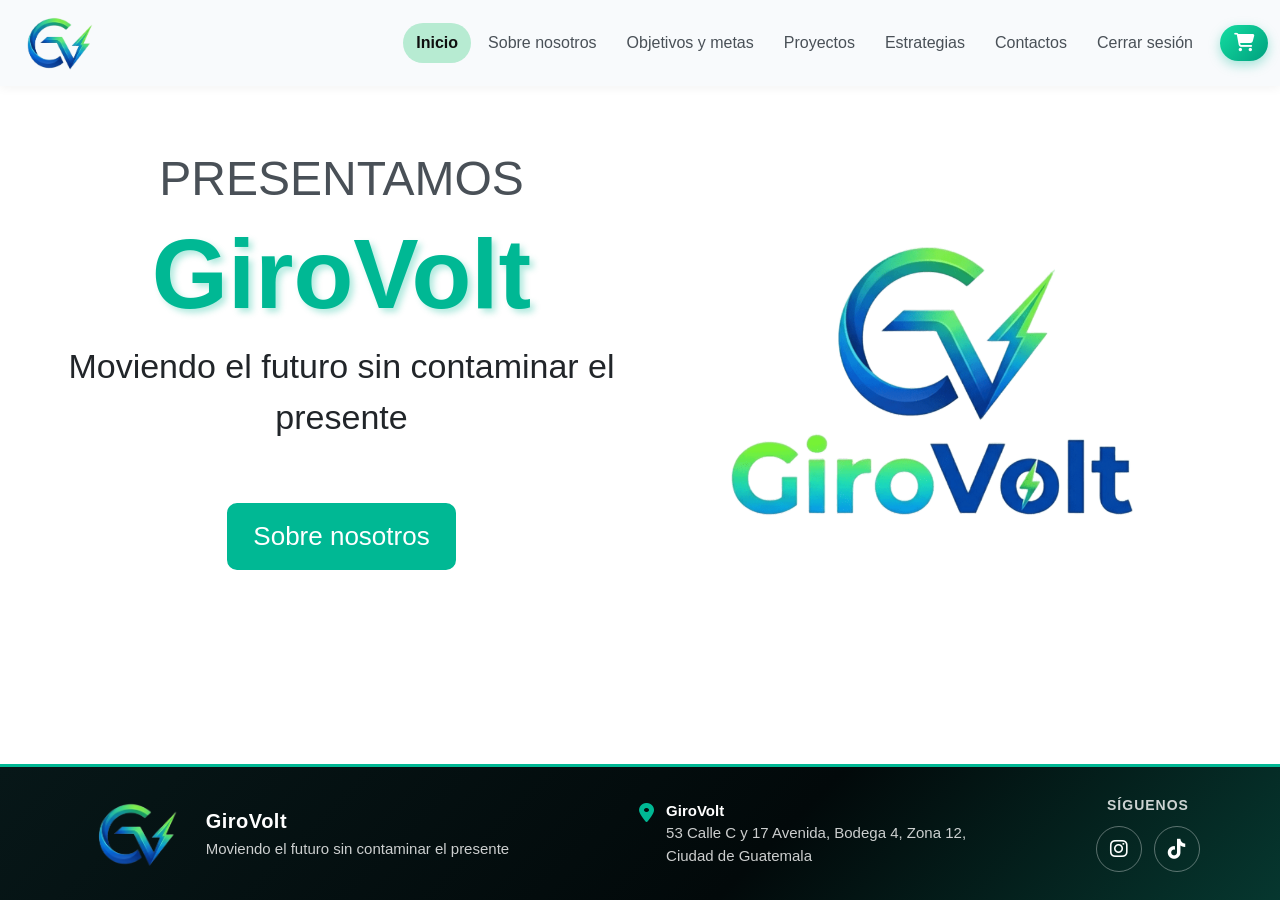
<file: index2.html>
<!DOCTYPE html>
<html lang="es">

<head>
    <meta charset="UTF-8">
    <meta name="viewport" content="width=device-width, initial-scale=1.0">
    <title>GiroVolt</title>
    <link rel="stylesheet" href="estilosfondo.css">
    <link rel="stylesheet" href="estilo.css">
    <link href="https://cdn.jsdelivr.net/npm/bootstrap@5.3.2/dist/css/bootstrap.min.css" rel="stylesheet">

    <link rel="stylesheet" href="https://cdnjs.cloudflare.com/ajax/libs/font-awesome/6.5.1/css/all.min.css">
</head>

<body class="pie-abajo">

    <div class="navbar-seguimiento">
        <nav class="navbar navbar-expand-lg navbar-custom-light">
            <div class="container-fluid d-flex align-items-center justify-content-between">
                <a class="navbar-brand m-0" href="index2.html">
                    <img src="imagenes/Solo logotipo.png" alt="Logo GiroVolt" height="60">
                </a>

                <a class="boton-carrito-nav" id="botonCarritoNav" href="compra.html" aria-label="Abrir carrito">
                    <i class="fa-solid fa-cart-shopping" aria-hidden="true"></i>
                    <span class="texto-carrito-nav">Carrito</span>
                    <span class="contador-carrito-nav" id="contadorCarritoNav" hidden>0</span>
                </a>

                <button class="navbar-toggler" type="button" data-bs-toggle="collapse" data-bs-target="#menuPrincipal"
                    aria-controls="menuPrincipal" aria-expanded="false" aria-label="Abrir menú de navegación">
                    <span class="navbar-toggler-icon"></span>
                </button>

                <div class="collapse navbar-collapse justify-content-end" id="menuPrincipal">
                    <div class="navbar-nav gap-lg-3"> <a class="nav-link active" aria-current="page"
                            href="index2.html">Inicio</a>
                        <a class="nav-link" href="Nosotros.html">Sobre nosotros</a>
                        <a class="nav-link" href="objetivos.html">Objetivos y metas</a>
                        <a class="nav-link" href="Proyecto.html">Proyectos</a>
                        <a class="nav-link" href="Estrategias.html">Estrategias</a>
                        <a class="nav-link" href="contactos.html">Contactos</a>
                        <a class="nav-link" href="index.html">Cerrar sesión</a>

                    </div>
                </div>
            </div>
        </nav>
    </div>

    <div class="inicio">
        <div class="informacion">
            <h1 id="presentamos">PRESENTAMOS</h1>
            <h1 class="girovolt"><b>GiroVolt</b></h1>
            <p id="slogan">Moviendo el futuro sin contaminar el presente</p>
            <div id="boton">
                <a href="Nosotros.html" class="btn-solid" id="boton-nosotros">
                    Sobre nosotros
                </a>
            </div>
        </div>
        <div class="logo">
            <img src="imagenes/Logo con solo nombre.png" alt="Logo" width="700" height="400">
        </div>
    </div>

    <div class="contacto pie-simple">
        <div class="pie-contenido">
            <div class="pie-marca">
                <img src="imagenes/Solo logotipo.png" alt="Logo GiroVolt" width="120" height="80">
                <div class="pie-texto">
                    <p class="pie-nombre">GiroVolt</p>
                    <p class="pie-slogan">Moviendo el futuro sin contaminar el presente</p>
                </div>
            </div>

            <address class="pie-direccion">
                <i class="fa-solid fa-location-dot" aria-hidden="true"></i>
                <span><strong>GiroVolt</strong>53 Calle C y 17 Avenida, Bodega 4, Zona 12, <br>Ciudad de Guatemala</span>
            </address>

            <div class="pie-redes">
                <p class="pie-redes-titulo">Síguenos</p>
                <div class="pie-redes-iconos">
                    <a href="https://www.instagram.com/girovolt_gt/" target="_blank" rel="noopener noreferrer"
                        aria-label="Instagram de GiroVolt"><i class="fa-brands fa-instagram" aria-hidden="true"></i></a>
                    <a href="https://www.tiktok.com/@girovolt_gt" target="_blank" rel="noopener noreferrer"
                        aria-label="TikTok de GiroVolt"><i class="fa-brands fa-tiktok" aria-hidden="true"></i></a>
                </div>
            </div>
        </div>
    </div>

    <script src="https://cdn.jsdelivr.net/npm/bootstrap@5.3.2/dist/js/bootstrap.bundle.min.js"></script>
    <script src="carrito-nav.js"></script>
</body>
<script>
 window.difyChatbotConfig = {
  token: 'S0TWqh3Tr23WSubg',
  baseUrl: 'https://udify.app',
  routeSegment: 'agent',
  inputs: {
    // You can define the inputs from the Start node here
    // key is the variable name
    // e.g.
    // name: "NAME"
  },
  systemVariables: {
    // user_id: 'YOU CAN DEFINE USER ID HERE',
    // conversation_id: 'YOU CAN DEFINE CONVERSATION ID HERE, IT MUST BE A VALID UUID',
  },
  userVariables: {
    // avatar_url: 'YOU CAN DEFINE USER AVATAR URL HERE',
    // name: 'YOU CAN DEFINE USER NAME HERE',
  },
 }
</script>
<script
 src="https://udify.app/embed.min.js"
 id="S0TWqh3Tr23WSubg"
 defer>
</script>
<script src="chatbot-mobile.js" defer></script>
<script src="givi-globo.js" defer></script>
<style>
  #dify-chatbot-bubble-button { background-color: #1C64F2 !important; }
</style>
</html>
</file>
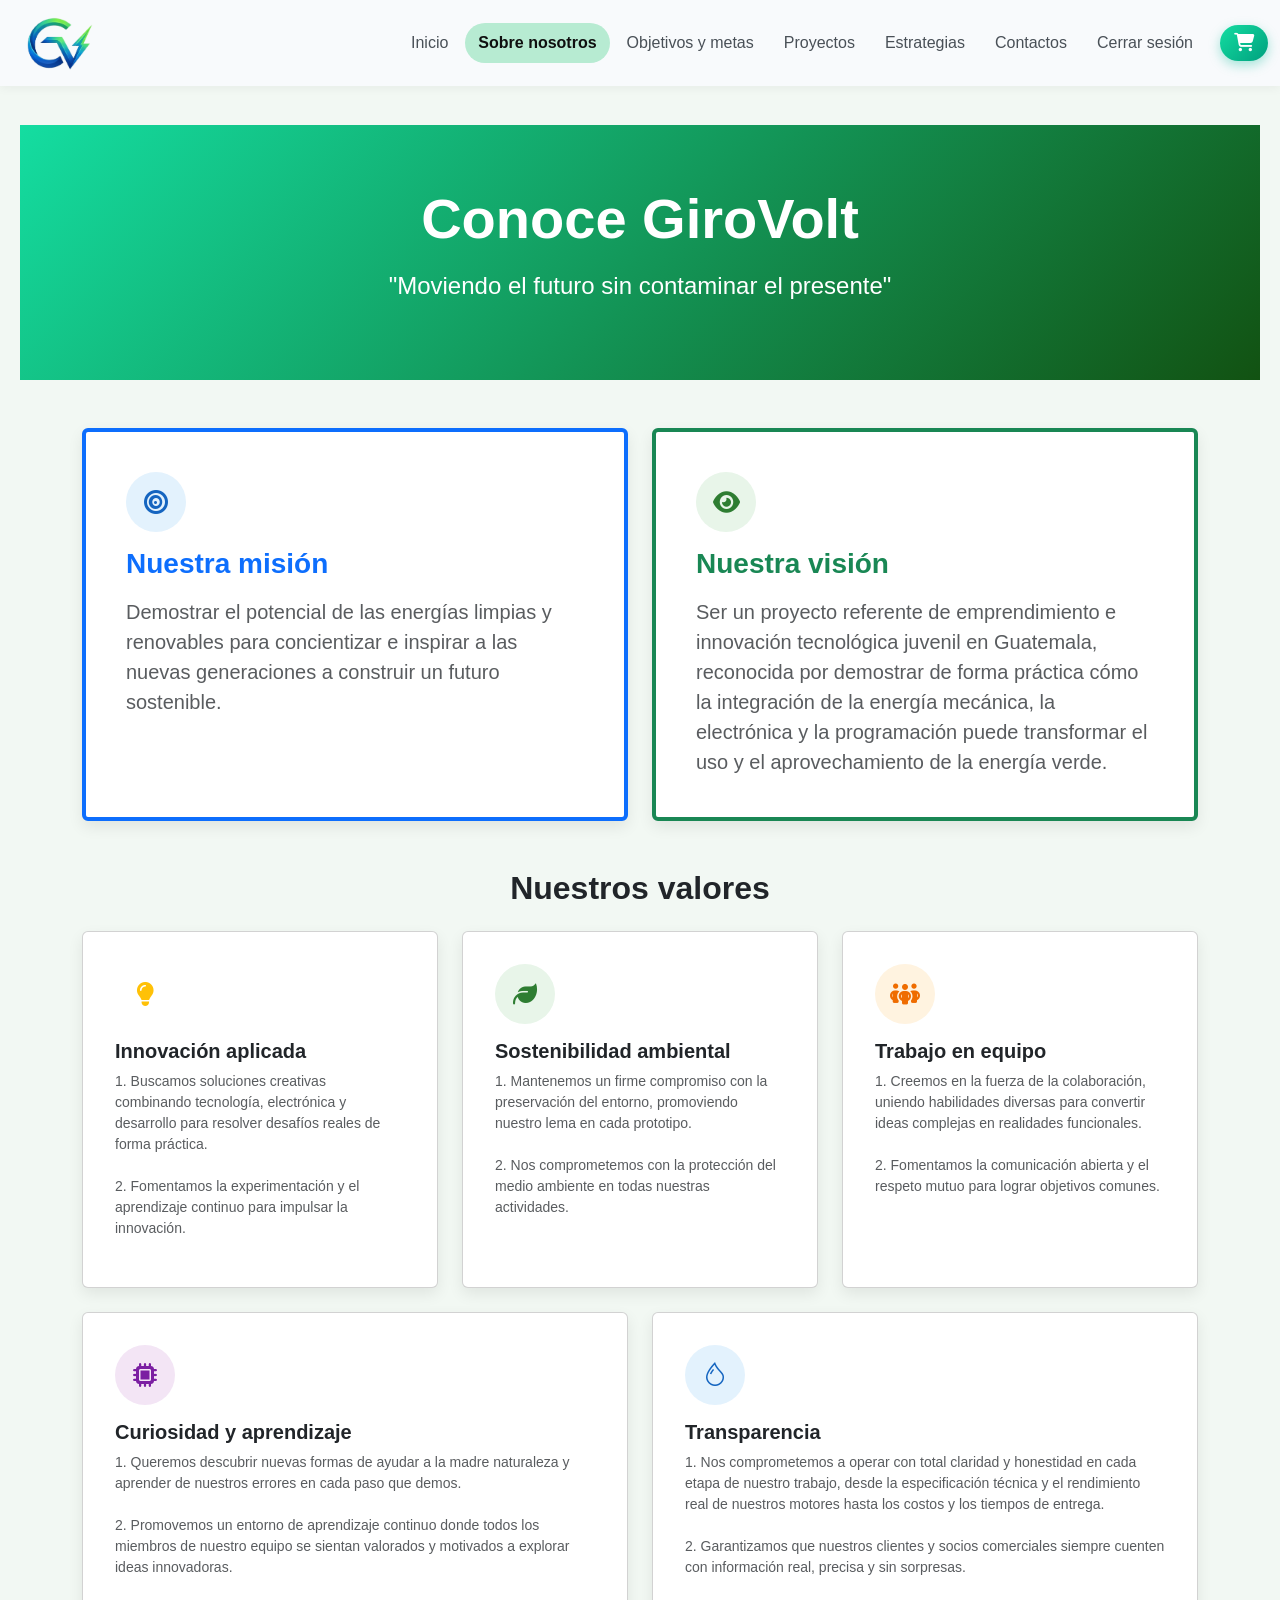
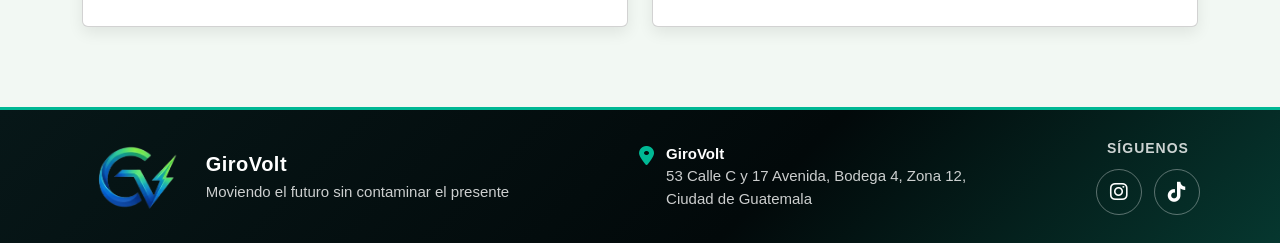
<file: Nosotros.html>
<!DOCTYPE html>
<html lang="es">

<head>
    <meta charset="UTF-8">
    <meta name="viewport" content="width=device-width, initial-scale=1.0">
    <title>Nosotros - GiroVolt</title>
    <link rel="stylesheet" href="Nosotros.css">
    <link rel="stylesheet" href="estilo.css">
    <link rel="stylesheet" href="estilosfondo.css">
    <link href="https://cdn.jsdelivr.net/npm/bootstrap@5.3.2/dist/css/bootstrap.min.css" rel="stylesheet">
    <link rel="stylesheet" href="https://cdnjs.cloudflare.com/ajax/libs/font-awesome/6.5.1/css/all.min.css">
    <link rel="stylesheet" href="https://cdn.jsdelivr.net/npm/bootstrap-icons@1.11.3/font/bootstrap-icons.min.css">
</head>

<body>

    <div class="navbar-seguimiento">
        <nav class="navbar navbar-expand-lg navbar-custom-light">
            <div class="container-fluid d-flex align-items-center justify-content-between">
                <a class="navbar-brand m-0" href="index2.html">
                    <img src="imagenes/Solo logotipo.png" alt="Logo GiroVolt" height="60">
                </a>

                <a class="boton-carrito-nav" id="botonCarritoNav" href="compra.html" aria-label="Abrir carrito">
                    <i class="fa-solid fa-cart-shopping" aria-hidden="true"></i>
                    <span class="texto-carrito-nav">Carrito</span>
                    <span class="contador-carrito-nav" id="contadorCarritoNav" hidden>0</span>
                </a>

                <button class="navbar-toggler" type="button" data-bs-toggle="collapse" data-bs-target="#menuPrincipal"
                    aria-controls="menuPrincipal" aria-expanded="false" aria-label="Abrir menú de navegación">
                    <span class="navbar-toggler-icon"></span>
                </button>

                <div class="collapse navbar-collapse justify-content-end" id="menuPrincipal">
                    <div class="navbar-nav gap-lg-3"> <a class="nav-link" href="index2.html">Inicio</a>
                        <a class="nav-link active" aria-current="page" href="Nosotros.html">Sobre nosotros</a>
                        <a class="nav-link" href="objetivos.html">Objetivos y metas</a>
                        <a class="nav-link" href="Proyecto.html">Proyectos</a>
                        <a class="nav-link" href="Estrategias.html">Estrategias</a>
                        <a class="nav-link" href="contactos.html">Contactos</a>
                        <a class="nav-link" href="index.html">Cerrar sesión</a>

                    </div>
                </div>
            </div>
        </nav>
    </div>

    <section class="hero-section text-center mb-5">
        <div class="container">
            <h1 class="display-4 fw-bold">Conoce GiroVolt</h1>
            <p class="lead mt-3 fs-4">"Moviendo el futuro sin contaminar el presente"</p>
        </div>
    </section>

    <div class="container mb-5">

        <div class="row g-4 mb-5">
            <div class="col-md-6">
                <div class="card card-custom h-100 p-4 border-top border-primary border-4">
                    <div class="card-body">
                        <div class="icon-box bg-light-blue">
                            <i class="fa-solid fa-bullseye"></i>
                        </div>
                        <h3 class="card-title fw-bold text-primary mb-3">Nuestra misión</h3>
                        <p class="card-text text-muted fs-5">
                            Demostrar el potencial de las energías limpias y renovables para
                            concientizar e inspirar a las nuevas generaciones a construir un futuro sostenible.
                        </p>
                    </div>
                </div>
            </div>

            <div class="col-md-6">
                <div class="card card-custom h-100 p-4 border-top border-success border-4">
                    <div class="card-body">
                        <div class="icon-box bg-light-green">
                            <i class="fa-solid fa-eye"></i>
                        </div>
                        <h3 class="card-title fw-bold text-success mb-3">Nuestra visión</h3>
                        <p class="card-text text-muted fs-5">
                            Ser un proyecto referente de emprendimiento e innovación tecnológica juvenil en Guatemala,
                            reconocida por demostrar de forma práctica cómo la integración de la energía mecánica,
                            la electrónica y la programación puede transformar el uso y el aprovechamiento de la
                            energía verde.
                        </p>
                    </div>
                </div>
            </div>
        </div>

        <div class="text-center mb-4">
            <h2 class="fw-bold text-dark">Nuestros valores</h2>
        </div>

        <div class="row g-4 mb-5 justify-content-center">
            <div class="col-md-4">
                <div class="card card-custom h-100 p-3">
                    <div class="card-body">
                        <div class="icon-box text-warning">
                            <i class="fa-solid fa-lightbulb"></i>
                        </div>
                        <h5 class="fw-bold">Innovación aplicada</h5>
                        <p class="text-muted small">1. Buscamos soluciones creativas combinando tecnología, electrónica y
                            desarrollo para resolver desafíos reales de forma práctica. <br> <br> 2. Fomentamos la experimentación y el aprendizaje continuo para impulsar la innovación.</p>
                    </div>
                </div>
            </div>

            <div class="col-md-4">
                <div class="card card-custom h-100 p-3">
                    <div class="card-body">
                        <div class="icon-box bg-light-green">
                            <i class="fa-solid fa-leaf"></i>
                        </div>
                        <h5 class="fw-bold">Sostenibilidad ambiental</h5>
                        <p class="text-muted small">1. Mantenemos un firme compromiso con la preservación del entorno,
                            promoviendo nuestro lema en cada prototipo. <br> <br> 2. Nos comprometemos con la protección del medio ambiente en todas nuestras actividades.</p>
                    </div>
                </div>
            </div>

            <div class="col-md-4">
                <div class="card card-custom h-100 p-3">
                    <div class="card-body">
                        <div class="icon-box bg-light-orange">
                            <i class="fa-solid fa-people-group"></i>
                        </div>
                        <h5 class="fw-bold">Trabajo en equipo</h5>
                        <p class="text-muted small">1. Creemos en la fuerza de la colaboración, uniendo habilidades
                            diversas para convertir ideas complejas en realidades funcionales. <br> <br> 2. Fomentamos la comunicación abierta y el respeto mutuo para lograr objetivos comunes.</p>
                    </div>
                </div>
            </div>

            <div class="col-md-6">
                <div class="card card-custom h-100 p-3">
                    <div class="card-body">
                        <div class="icon-box bg-light-purple">
                            <i class="fa-solid fa-microchip"></i>
                        </div>
                        <h5 class="fw-bold">Curiosidad y aprendizaje</h5>
                        <p class="text-muted small">1. Queremos descubrir nuevas formas de ayudar a la madre naturaleza y aprender de nuestros errores en cada paso que demos. <br> <br> 2. Promovemos un entorno de aprendizaje continuo donde todos los miembros de nuestro equipo se sientan valorados y motivados a explorar ideas innovadoras.</p>
                    </div>

                </div>
            </div>

            <div class="col-md-6">
                <div class="card card-custom h-100 p-3">
                    <div class="card-body">
                        <div class="icon-box bg-light-blue">
                            <i class="bi bi-droplet"></i>
                        </div>
                        <h5 class="fw-bold">Transparencia</h5>
                        <p class="text-muted small">1. Nos comprometemos a operar con total claridad y honestidad en cada etapa de nuestro trabajo, desde la especificación técnica y el rendimiento real de nuestros motores hasta los costos y los tiempos de entrega.  <br> <br> 2. Garantizamos que nuestros clientes y socios comerciales siempre cuenten con información real, precisa y sin sorpresas.</p>
                    </div>

                </div>
            </div>

        </div>
    </div>

    <div class="contacto pie-simple">
        <div class="pie-contenido">
            <div class="pie-marca">
                <img src="imagenes/Solo logotipo.png" alt="Logo GiroVolt" width="120" height="80">
                <div class="pie-texto">
                    <p class="pie-nombre">GiroVolt</p>
                    <p class="pie-slogan">Moviendo el futuro sin contaminar el presente</p>
                </div>
            </div>

            <address class="pie-direccion">
                <i class="fa-solid fa-location-dot" aria-hidden="true"></i>
                <span><strong>GiroVolt</strong>53 Calle C y 17 Avenida, Bodega 4, Zona 12, <br>Ciudad de Guatemala</span>
            </address>

            <div class="pie-redes">
                <p class="pie-redes-titulo">Síguenos</p>
                <div class="pie-redes-iconos">
                    <a href="https://www.instagram.com/girovolt_gt/" target="_blank" rel="noopener noreferrer"
                        aria-label="Instagram de GiroVolt"><i class="fa-brands fa-instagram" aria-hidden="true"></i></a>
                    <a href="https://www.tiktok.com/@girovolt_gt" target="_blank" rel="noopener noreferrer"
                        aria-label="TikTok de GiroVolt"><i class="fa-brands fa-tiktok" aria-hidden="true"></i></a>
                </div>
            </div>
        </div>
    </div>

    <script src="https://cdn.jsdelivr.net/npm/bootstrap@5.3.2/dist/js/bootstrap.bundle.min.js"></script>
    <script src="carrito-nav.js"></script>
</body>
<script>
 window.difyChatbotConfig = {
  token: 'S0TWqh3Tr23WSubg',
  baseUrl: 'https://udify.app',
  routeSegment: 'agent',
  inputs: {
    // You can define the inputs from the Start node here
    // key is the variable name
    // e.g.
    // name: "NAME"
  },
  systemVariables: {
    // user_id: 'YOU CAN DEFINE USER ID HERE',
    // conversation_id: 'YOU CAN DEFINE CONVERSATION ID HERE, IT MUST BE A VALID UUID',
  },
  userVariables: {
    // avatar_url: 'YOU CAN DEFINE USER AVATAR URL HERE',
    // name: 'YOU CAN DEFINE USER NAME HERE',
  },
 }
</script>
<script
 src="https://udify.app/embed.min.js"
 id="S0TWqh3Tr23WSubg"
 defer>
</script>
<script src="chatbot-mobile.js" defer></script>
<script src="givi-globo.js" defer></script>
<style>
  #dify-chatbot-bubble-button { background-color: #1C64F2 !important; }
</style>
</html>
</file>
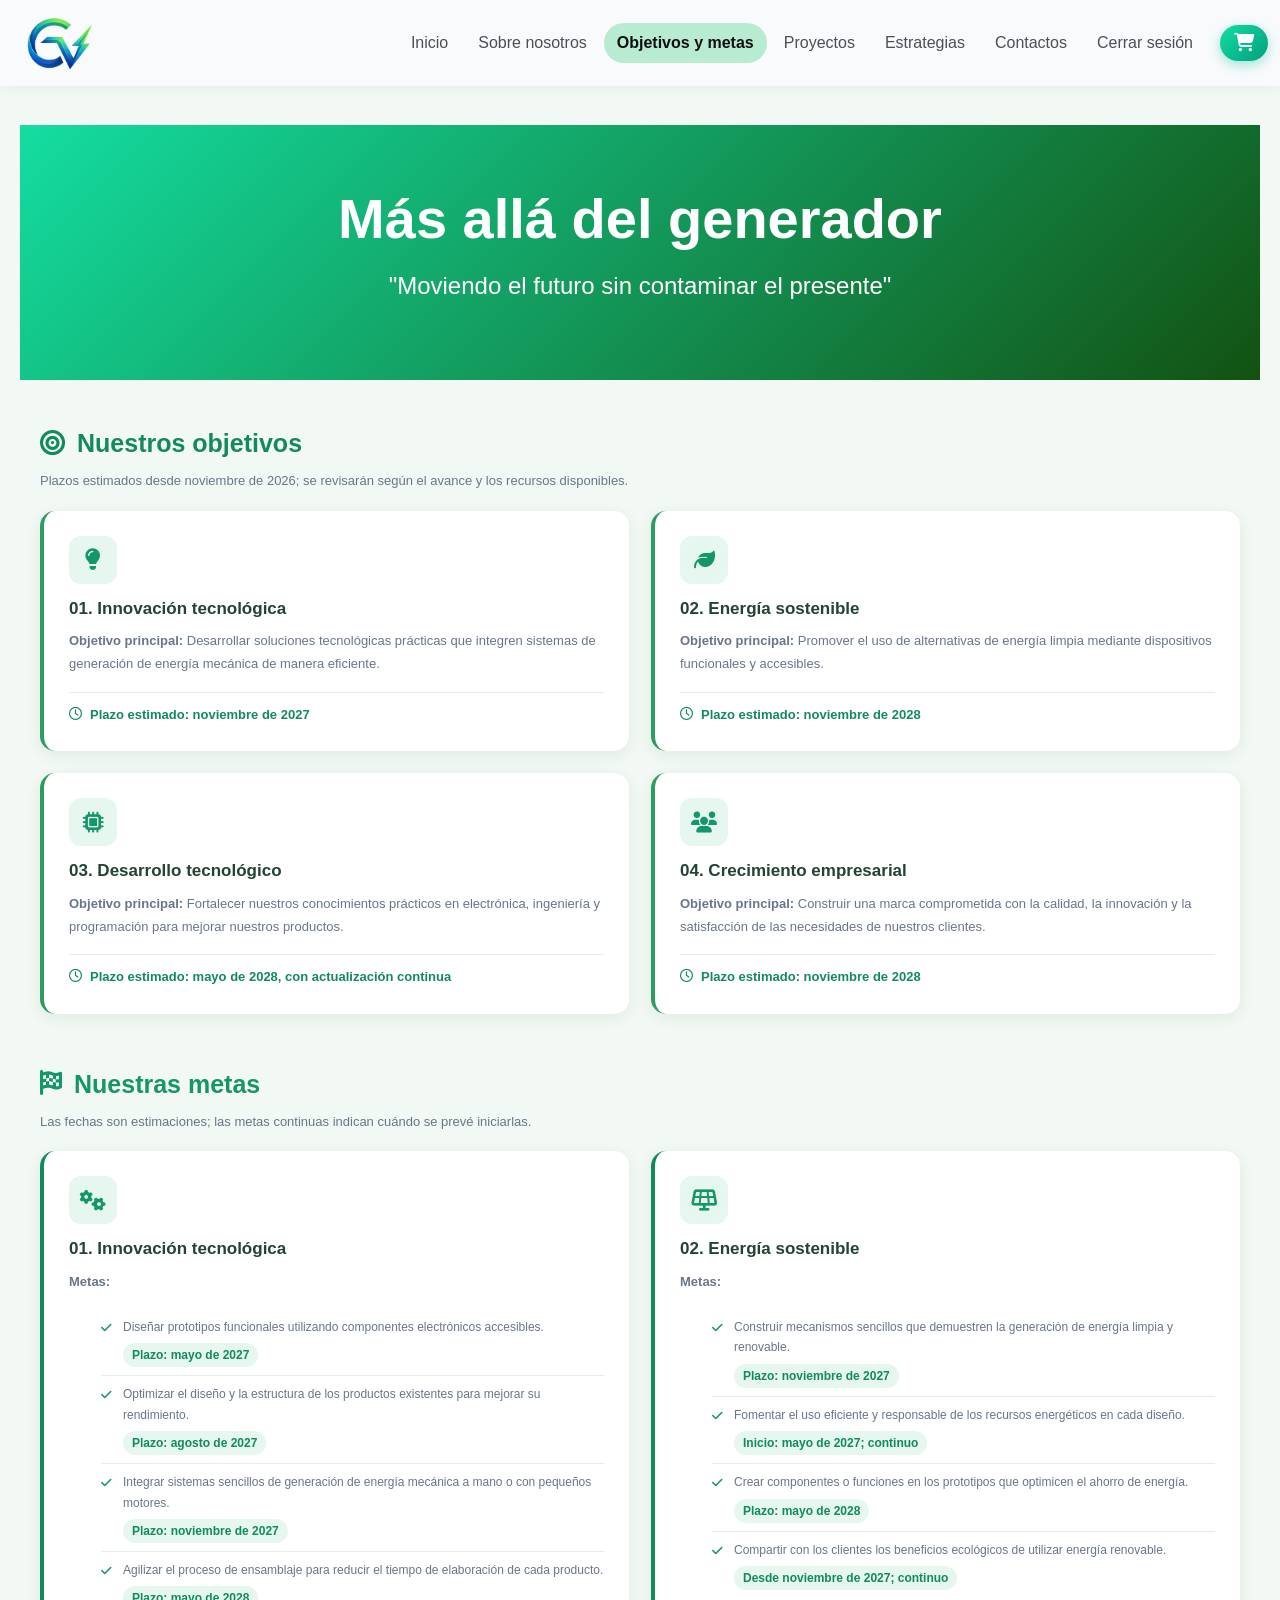
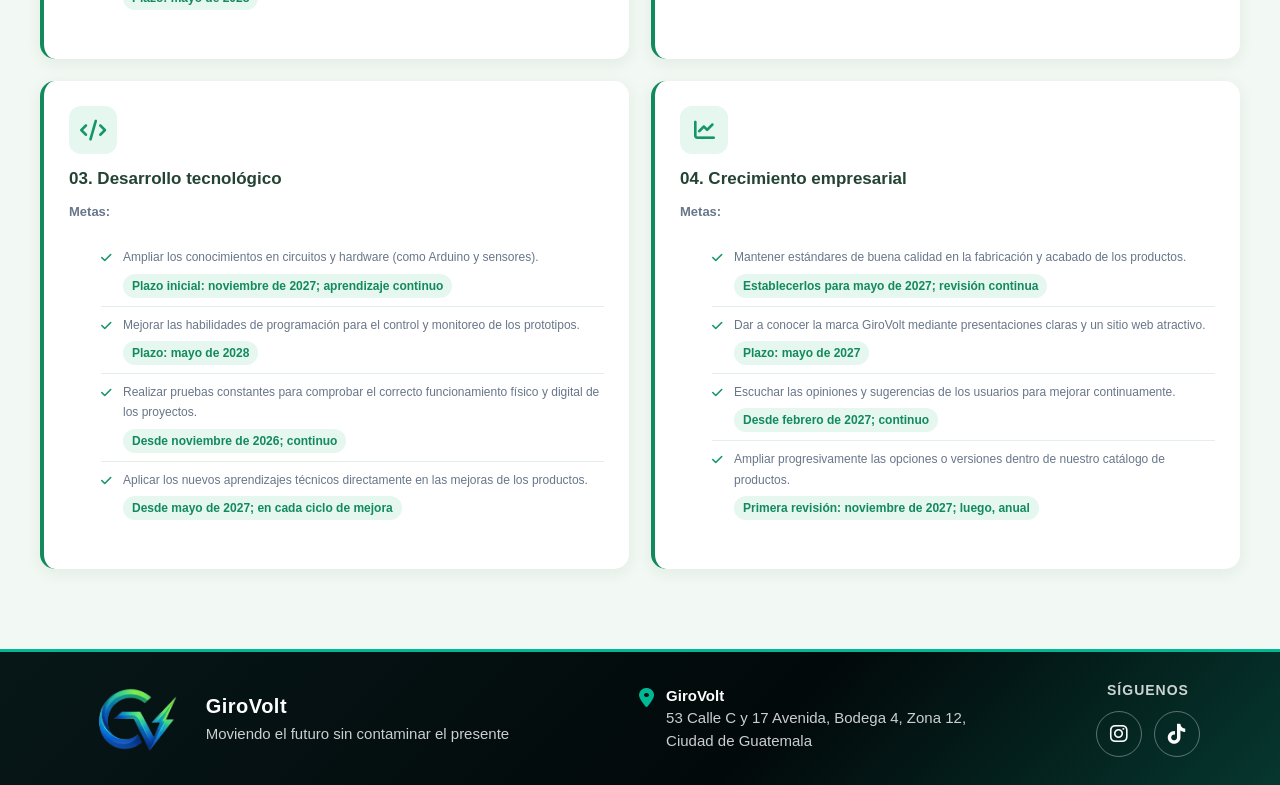
<file: objetivos.html>
<!DOCTYPE html>
<html lang="es">

<head>
    <meta charset="UTF-8">
    <meta name="viewport" content="width=device-width, initial-scale=1.0">
    <title>Objetivos y Metas - GiroVolt</title>

    <link rel="stylesheet" href="Nosotros.css">
    <link rel="stylesheet" href="estilo.css">
    <link rel="stylesheet" href="estilosfondo.css">
    <link href="https://cdn.jsdelivr.net/npm/bootstrap@5.3.2/dist/css/bootstrap.min.css" rel="stylesheet">
    <link rel="preconnect" href="https://fonts.googleapis.com">
    <link rel="preconnect" href="https://fonts.gstatic.com" crossorigin>
    <link href="https://fonts.googleapis.com/css2?family=Poppins:wght@400;500;600;700;800&display=swap"
        rel="stylesheet">

    <link rel="stylesheet" href="https://cdnjs.cloudflare.com/ajax/libs/font-awesome/6.5.2/css/all.min.css">

    <link rel="stylesheet" href="https://cdnjs.cloudflare.com/ajax/libs/font-awesome/6.5.1/css/all.min.css">

</head>

<body>
    <div class="navbar-seguimiento">
        <nav class="navbar navbar-expand-lg navbar-custom-light">
            <div class="container-fluid d-flex align-items-center justify-content-between">
                <a class="navbar-brand m-0" href="index2.html">
                    <img src="imagenes/Solo logotipo.png" alt="Logo GiroVolt" height="60">
                </a>

                <a class="boton-carrito-nav" id="botonCarritoNav" href="compra.html" aria-label="Abrir carrito">
                    <i class="fa-solid fa-cart-shopping" aria-hidden="true"></i>
                    <span class="texto-carrito-nav">Carrito</span>
                    <span class="contador-carrito-nav" id="contadorCarritoNav" hidden>0</span>
                </a>

                <button class="navbar-toggler" type="button" data-bs-toggle="collapse" data-bs-target="#menuPrincipal"
                    aria-controls="menuPrincipal" aria-expanded="false" aria-label="Abrir menú de navegación">
                    <span class="navbar-toggler-icon"></span>
                </button>

                <div class="collapse navbar-collapse justify-content-end" id="menuPrincipal">
                    <div class="navbar-nav gap-lg-3"> <a class="nav-link" href="index2.html">Inicio</a>
                        <a class="nav-link" href="Nosotros.html">Sobre nosotros</a>
                        <a class="nav-link active" aria-current="page" href="objetivos.html">Objetivos y metas</a>
                        <a class="nav-link" href="Proyecto.html">Proyectos</a>
                        <a class="nav-link" href="Estrategias.html">Estrategias</a>
                        <a class="nav-link" href="contactos.html">Contactos</a>
                        <a class="nav-link" href="index.html">Cerrar sesión</a>

                    </div>
                </div>
            </div>
        </nav>
    </div>
    <section class="hero-section text-center mb-5">
        <div class="container">
            <h1 class="display-4 fw-bold">Más allá del generador</h1>
            <p class="lead mt-3 fs-4">"Moviendo el futuro sin contaminar el presente"</p>
        </div>
    </section>

    <div>
        <main class="contenedor">

            <section class="seccion objetivos">

                <h2><i class="fa-solid fa-bullseye"></i> Nuestros objetivos</h2>
                <p class="plazo-nota">Plazos estimados desde noviembre de 2026; se revisarán según el avance y los
                    recursos disponibles.</p>

                <div class="grid">

                    <article class="tarjeta objetivo">
                        <div class="icono verde">
                            <i class="fa-solid fa-lightbulb"></i>
                        </div>
                        <h3>01. Innovación tecnológica</h3>
                        <p><strong>Objetivo principal:</strong> Desarrollar soluciones tecnológicas prácticas que
                            integren sistemas de generación de energía mecánica de manera eficiente.</p>
                        <p class="plazo-objetivo"><i class="fa-regular fa-clock" aria-hidden="true"></i> Plazo estimado:
                            noviembre de 2027</p>
                    </article>

                    <article class="tarjeta objetivo">
                        <div class="icono verde">
                            <i class="fa-solid fa-leaf"></i>
                        </div>
                        <h3>02. Energía sostenible</h3>
                        <p><strong>Objetivo principal:</strong> Promover el uso de alternativas de energía limpia
                            mediante dispositivos funcionales y accesibles.</p>
                        <p class="plazo-objetivo"><i class="fa-regular fa-clock" aria-hidden="true"></i> Plazo estimado:
                            noviembre de 2028</p>
                    </article>

                    <article class="tarjeta objetivo">
                        <div class="icono verde">
                            <i class="fa-solid fa-microchip"></i>
                        </div>
                        <h3>03. Desarrollo tecnológico</h3>
                        <p><strong>Objetivo principal:</strong> Fortalecer nuestros conocimientos prácticos en
                            electrónica, ingeniería y programación para mejorar nuestros productos.</p>
                        <p class="plazo-objetivo"><i class="fa-regular fa-clock" aria-hidden="true"></i> Plazo estimado:
                            mayo de 2028, con actualización continua</p>
                    </article>

                    <article class="tarjeta objetivo">
                        <div class="icono verde">
                            <i class="fa-solid fa-users"></i>
                        </div>
                        <h3>04. Crecimiento empresarial</h3>
                        <p><strong>Objetivo principal:</strong> Construir una marca comprometida con la calidad, la
                            innovación y la satisfacción de las necesidades de nuestros clientes.</p>
                        <p class="plazo-objetivo"><i class="fa-regular fa-clock" aria-hidden="true"></i> Plazo estimado:
                            noviembre de 2028</p>
                    </article>

                </div>
            </section>

            <section class="seccion metas">

                <h2><i class="fa-solid fa-flag-checkered"></i> Nuestras metas</h2>
                <p class="plazo-nota">Las fechas son estimaciones; las metas continuas indican cuándo se prevé
                    iniciarlas.</p>

                <div class="grid">

                    <article class="tarjeta meta">
                        <div class="icono verde">
                            <i class="fa-solid fa-gears"></i>
                        </div>
                        <h3>01. Innovación tecnológica</h3>
                        <p><strong>Metas:</strong></p>
                        <ul>
                            <li>Diseñar prototipos funcionales utilizando componentes electrónicos accesibles. <span
                                    class="plazo-meta">Plazo: mayo de 2027</span></li>
                            <li>Optimizar el diseño y la estructura de los productos existentes para mejorar su
                                rendimiento. <span class="plazo-meta">Plazo: agosto de 2027</span></li>
                            <li>Integrar sistemas sencillos de generación de energía mecánica a mano o con pequeños
                                motores. <span class="plazo-meta">Plazo: noviembre de 2027</span></li>
                            <li>Agilizar el proceso de ensamblaje para reducir el tiempo de elaboración de cada
                                producto. <span class="plazo-meta">Plazo: mayo de 2028</span></li>
                        </ul>
                    </article>


                    <article class="tarjeta meta">
                        <div class="icono verde">
                            <i class="fa-solid fa-solar-panel"></i>
                        </div>
                        <h3>02. Energía sostenible</h3>
                        <p><strong>Metas:</strong></p>
                        <ul>
                            <li>Construir mecanismos sencillos que demuestren la generación de energía limpia y
                                renovable. <span class="plazo-meta">Plazo: noviembre de 2027</span></li>
                            <li>Fomentar el uso eficiente y responsable de los recursos energéticos en cada diseño.
                                <span class="plazo-meta">Inicio: mayo de 2027; continuo</span></li>
                            <li>Crear componentes o funciones en los prototipos que optimicen el ahorro de energía.
                                <span class="plazo-meta">Plazo: mayo de 2028</span></li>
                            <li>Compartir con los clientes los beneficios ecológicos de utilizar energía renovable.
                                <span class="plazo-meta">Desde noviembre de 2027; continuo</span></li>
                        </ul>
                    </article>

                    <article class="tarjeta meta">
                        <div class="icono verde">
                            <i class="fa-solid fa-code"></i>
                        </div>
                        <h3>03. Desarrollo tecnológico</h3>
                        <p><strong>Metas:</strong></p>
                        <ul>
                            <li>Ampliar los conocimientos en circuitos y hardware (como Arduino y sensores). <span
                                    class="plazo-meta">Plazo inicial: noviembre de 2027; aprendizaje continuo</span>
                            </li>
                            <li>Mejorar las habilidades de programación para el control y monitoreo de los prototipos.
                                <span class="plazo-meta">Plazo: mayo de 2028</span></li>
                            <li>Realizar pruebas constantes para comprobar el correcto funcionamiento físico y digital
                                de los proyectos. <span class="plazo-meta">Desde noviembre de 2026; continuo</span></li>
                            <li>Aplicar los nuevos aprendizajes técnicos directamente en las mejoras de los productos.
                                <span class="plazo-meta">Desde mayo de 2027; en cada ciclo de mejora</span></li>
                        </ul>
                    </article>

                    <article class="tarjeta meta">
                        <div class="icono verde">
                            <i class="fa-solid fa-chart-line"></i>
                        </div>
                        <h3>04. Crecimiento empresarial</h3>
                        <p><strong>Metas:</strong></p>
                        <ul>
                            <li>Mantener estándares de buena calidad en la fabricación y acabado de los productos. <span
                                    class="plazo-meta">Establecerlos para mayo de 2027; revisión continua</span></li>
                            <li>Dar a conocer la marca GiroVolt mediante presentaciones claras y un sitio web atractivo.
                                <span class="plazo-meta">Plazo: mayo de 2027</span></li>
                            <li>Escuchar las opiniones y sugerencias de los usuarios para mejorar continuamente. <span
                                    class="plazo-meta">Desde febrero de 2027; continuo</span></li>
                            <li>Ampliar progresivamente las opciones o versiones dentro de nuestro catálogo de
                                productos. <span class="plazo-meta">Primera revisión: noviembre de 2027; luego,
                                    anual</span></li>
                        </ul>
                    </article>

                </div>
            </section>
        </main>
    </div>

    <div class="contacto pie-simple">
        <div class="pie-contenido">
            <div class="pie-marca">
                <img src="imagenes/Solo logotipo.png" alt="Logo GiroVolt" width="120" height="80">
                <div class="pie-texto">
                    <p class="pie-nombre">GiroVolt</p>
                    <p class="pie-slogan">Moviendo el futuro sin contaminar el presente</p>
                </div>
            </div>

            <address class="pie-direccion">
                <i class="fa-solid fa-location-dot" aria-hidden="true"></i>
                <span><strong>GiroVolt</strong>53 Calle C y 17 Avenida, Bodega 4, Zona 12, <br>Ciudad de Guatemala</span>
            </address>

            <div class="pie-redes">
                <p class="pie-redes-titulo">Síguenos</p>
                <div class="pie-redes-iconos">
                    <a href="https://www.instagram.com/girovolt_gt/" target="_blank" rel="noopener noreferrer"
                        aria-label="Instagram de GiroVolt"><i class="fa-brands fa-instagram" aria-hidden="true"></i></a>
                    <a href="https://www.tiktok.com/@girovolt_gt" target="_blank" rel="noopener noreferrer"
                        aria-label="TikTok de GiroVolt"><i class="fa-brands fa-tiktok" aria-hidden="true"></i></a>
                </div>
            </div>
        </div>
    </div>

    <script src="https://cdn.jsdelivr.net/npm/bootstrap@5.3.2/dist/js/bootstrap.bundle.min.js"></script>
    <script src="carrito-nav.js"></script>
</body>
<script>
 window.difyChatbotConfig = {
  token: 'S0TWqh3Tr23WSubg',
  baseUrl: 'https://udify.app',
  routeSegment: 'agent',
  inputs: {
    // You can define the inputs from the Start node here
    // key is the variable name
    // e.g.
    // name: "NAME"
  },
  systemVariables: {
    // user_id: 'YOU CAN DEFINE USER ID HERE',
    // conversation_id: 'YOU CAN DEFINE CONVERSATION ID HERE, IT MUST BE A VALID UUID',
  },
  userVariables: {
    // avatar_url: 'YOU CAN DEFINE USER AVATAR URL HERE',
    // name: 'YOU CAN DEFINE USER NAME HERE',
  },
 }
</script>
<script
 src="https://udify.app/embed.min.js"
 id="S0TWqh3Tr23WSubg"
 defer>
</script>
<script src="chatbot-mobile.js" defer></script>
<script src="givi-globo.js" defer></script>
<style>
  #dify-chatbot-bubble-button { background-color: #1C64F2 !important; }
</style>
</html>
</file>
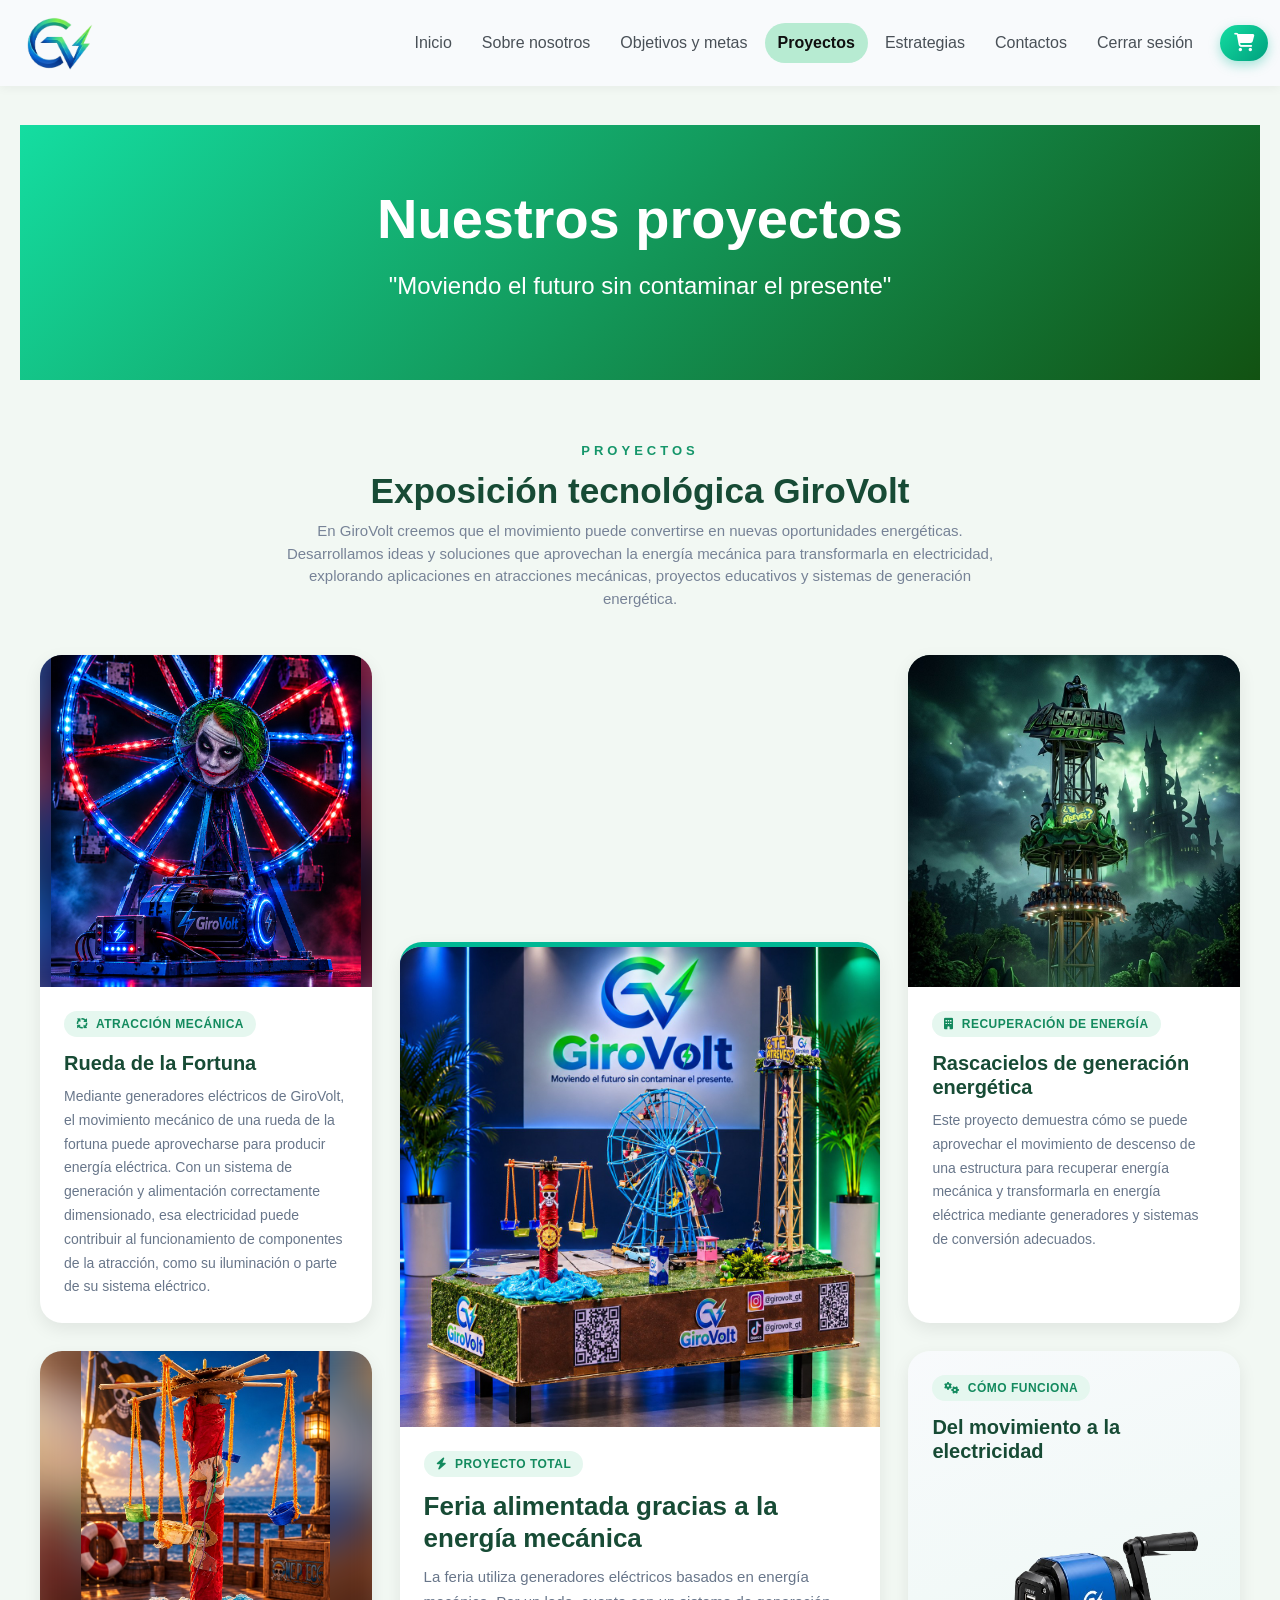
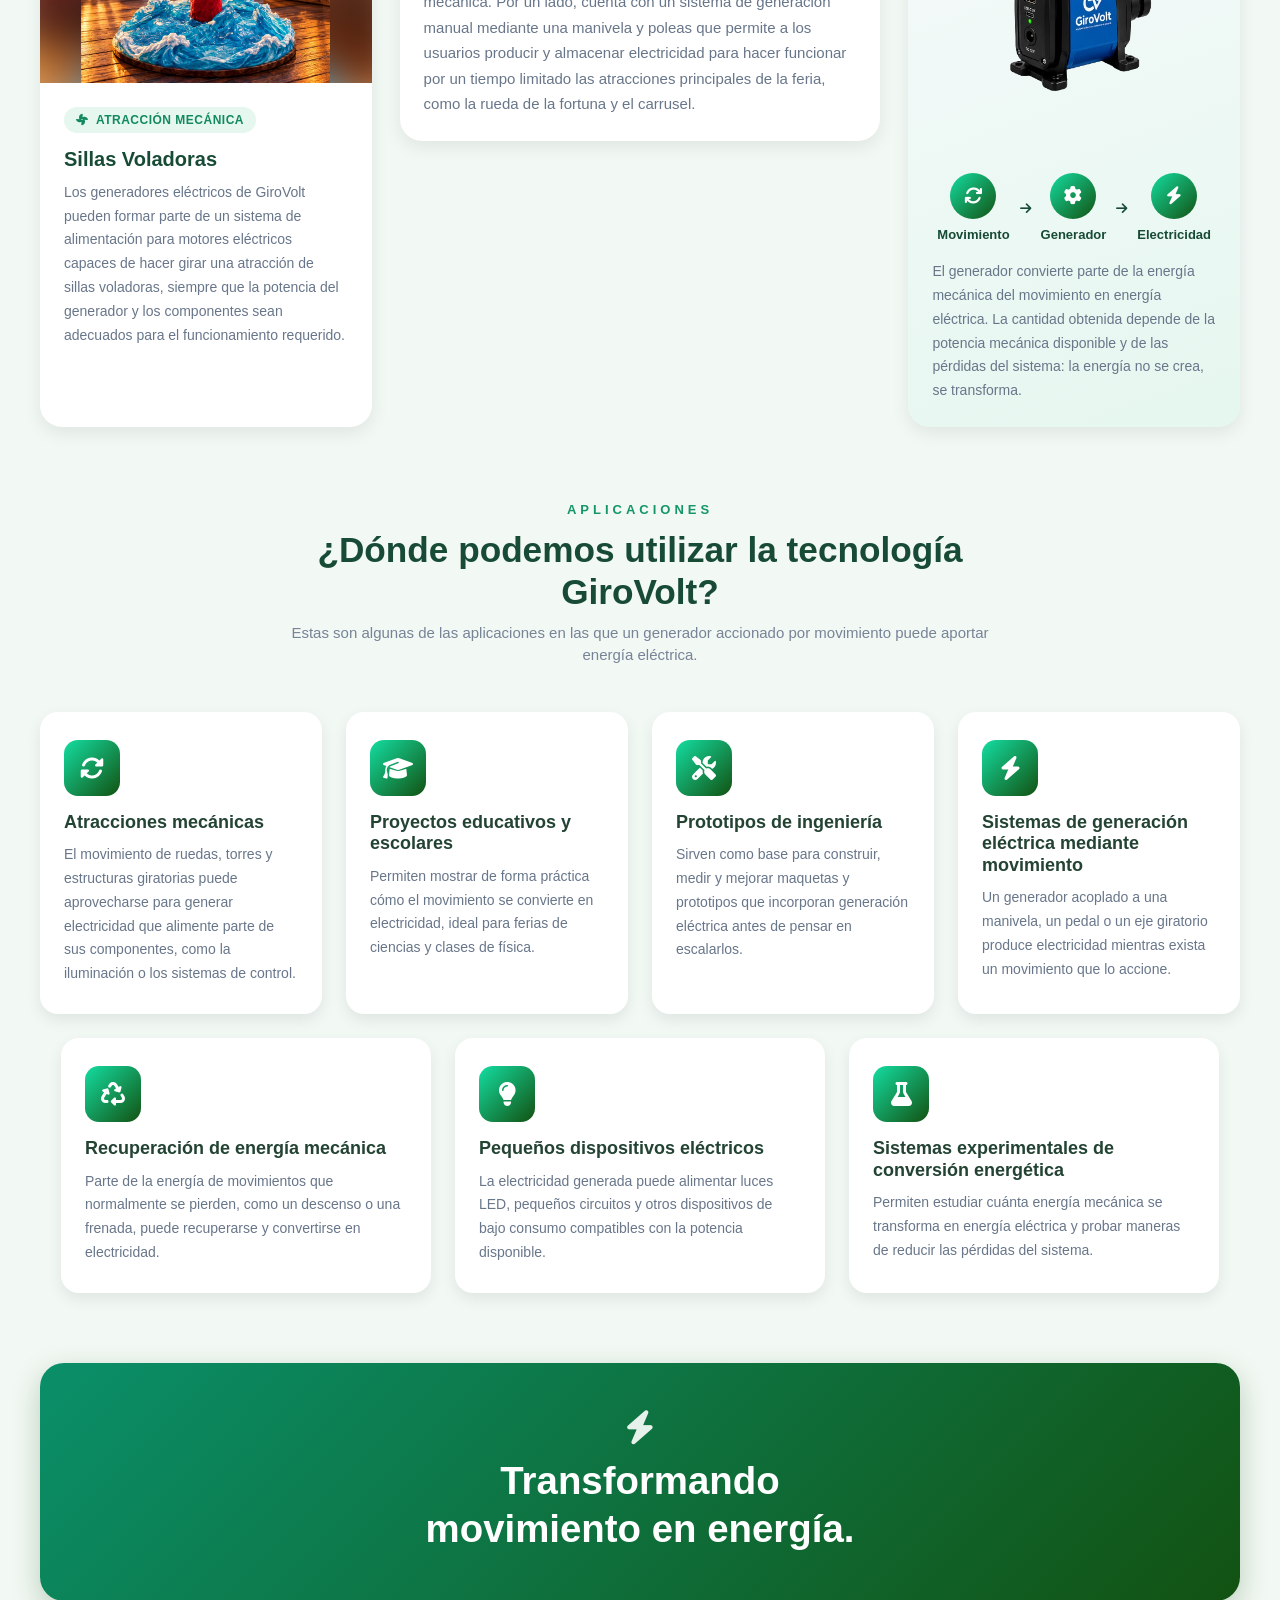
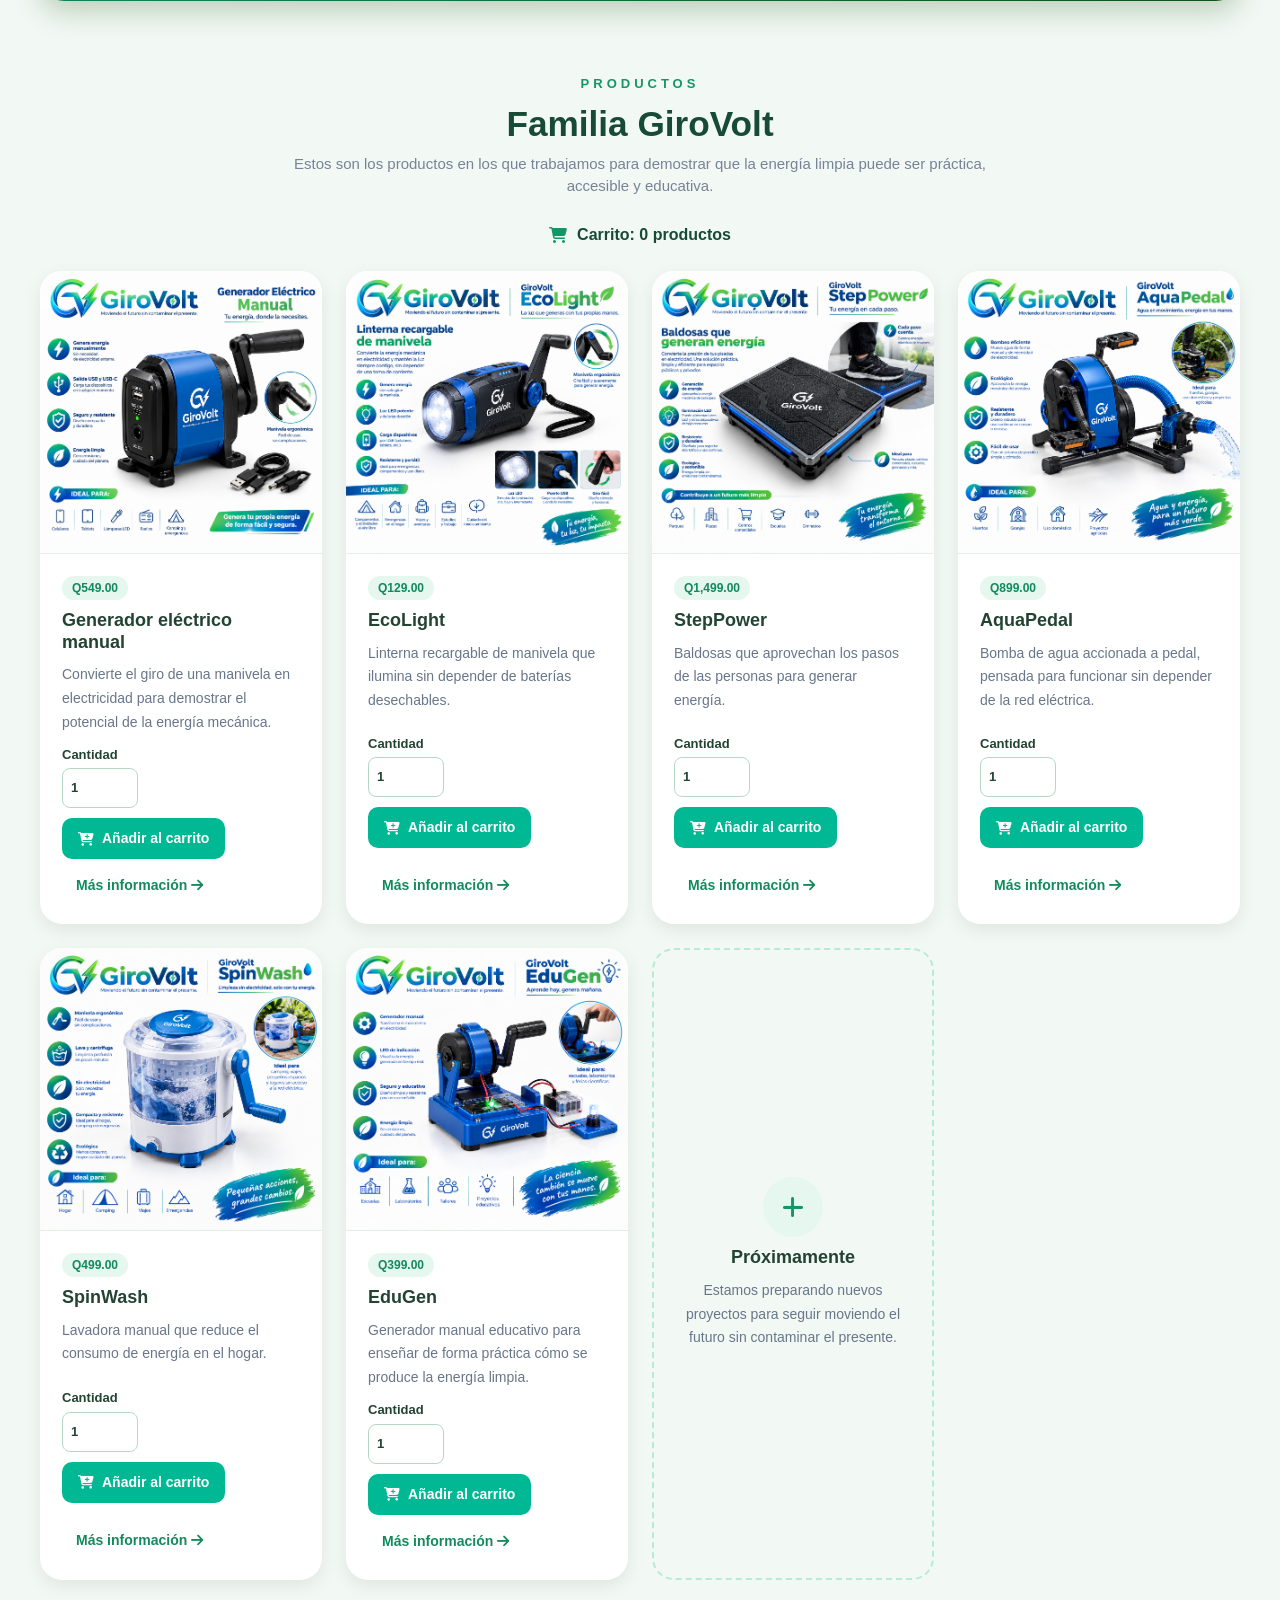
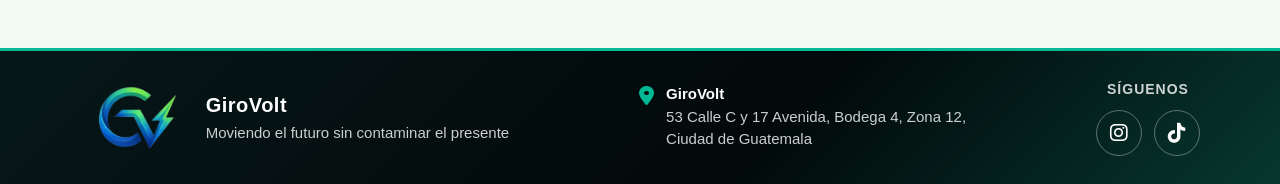
<file: Proyecto.html>
<!DOCTYPE html>
<html lang="es">

<head>
    <meta charset="UTF-8">
    <meta name="viewport" content="width=device-width, initial-scale=1.0">
    <title>Proyectos - GiroVolt</title>

    <link rel="stylesheet" href="Nosotros.css">
    <link rel="stylesheet" href="estilo.css">
    <link rel="stylesheet" href="estilosfondo.css">
    <link rel="stylesheet" href="secciones.css">
    <link href="https://cdn.jsdelivr.net/npm/bootstrap@5.3.2/dist/css/bootstrap.min.css" rel="stylesheet">
    <link rel="stylesheet" href="https://cdnjs.cloudflare.com/ajax/libs/font-awesome/6.5.1/css/all.min.css">
</head>

<body class="pie-abajo">
    <div class="navbar-seguimiento">
        <nav class="navbar navbar-expand-lg navbar-custom-light">
            <div class="container-fluid d-flex align-items-center justify-content-between">
                <a class="navbar-brand m-0" href="index2.html">
                    <img src="imagenes/Solo logotipo.png" alt="Logo GiroVolt" height="60">
                </a>

                <a class="boton-carrito-nav" id="botonCarritoNav" href="compra.html" aria-label="Abrir carrito">
                    <i class="fa-solid fa-cart-shopping" aria-hidden="true"></i>
                    <span class="texto-carrito-nav">Carrito</span>
                    <span class="contador-carrito-nav" id="contadorCarritoNav" hidden>0</span>
                </a>

                <button class="navbar-toggler" type="button" data-bs-toggle="collapse" data-bs-target="#menuPrincipal"
                    aria-controls="menuPrincipal" aria-expanded="false" aria-label="Abrir menú de navegación">
                    <span class="navbar-toggler-icon"></span>
                </button>

                <div class="collapse navbar-collapse justify-content-end" id="menuPrincipal">
                    <div class="navbar-nav gap-lg-3">
                        <a class="nav-link" href="index2.html">Inicio</a>
                        <a class="nav-link" href="Nosotros.html">Sobre nosotros</a>
                        <a class="nav-link" href="objetivos.html">Objetivos y metas</a>
                        <a class="nav-link active" aria-current="page" href="Proyecto.html">Proyectos</a>
                        <a class="nav-link" href="Estrategias.html">Estrategias</a>
                        <a class="nav-link" href="contactos.html">Contactos</a>
                        <a class="nav-link" href="index.html">Cerrar sesión</a>
                    </div>
                </div>
            </div>
        </nav>
    </div>

    <section class="hero-section text-center mb-5">
        <div class="container">
            <h1 class="display-4 fw-bold">Nuestros proyectos</h1>
            <p class="lead mt-3 fs-4">"Moviendo el futuro sin contaminar el presente"</p>
        </div>
    </section>

    <main class="contenedor pagina-seccion">
        <header class="encabezado-seccion">
            <span class="etiqueta-seccion">Proyectos</span>
            <h2>Exposición tecnológica GiroVolt</h2>
            <p>En GiroVolt creemos que el movimiento puede convertirse en nuevas oportunidades energéticas.
                Desarrollamos ideas y soluciones que aprovechan la energía mecánica para transformarla en electricidad,
                explorando aplicaciones en atracciones mecánicas, proyectos educativos y sistemas de generación
                energética.</p>
        </header>

        <section class="galeria-proyectos" aria-label="Galería de proyectos GiroVolt">
            <article class="tarjeta-galeria " style="grid-area: rueda">
                <figure class="foto-espacio" style="--fondo-foto: url('imagenes/Rueda_fortuna_neon.jpg')">
                    <img class="foto-real" src="imagenes/Rueda_fortuna_neon.jpg" alt="Maqueta de la rueda de la fortuna de GiroVolt"
                        loading="lazy" decoding="async">
                </figure>
                <div class="contenido-galeria">
                    <span class="etiqueta-tarjeta"><i class="fa-solid fa-arrows-spin" aria-hidden="true"></i> Atracción
                        mecánica</span>
                    <h3>Rueda de la Fortuna</h3>
                    <p>Mediante generadores eléctricos de GiroVolt, el movimiento mecánico de una rueda de la fortuna
                        puede aprovecharse para producir energía eléctrica. Con un sistema de generación y alimentación
                        correctamente dimensionado, esa electricidad puede contribuir al funcionamiento de componentes
                        de la atracción, como su iluminación o parte de su sistema eléctrico.</p>
                </div>
            </article>

            <article class="tarjeta-galeria tarjeta-principal" style="grid-area: principal">
                <figure class="foto-espacio" style="--fondo-foto: url('imagenes/Exhibicion_GiroVolt.jpg')">
                    <img class="foto-real" src="imagenes/Exhibicion_GiroVolt.jpg" alt="Exhibición GiroVolt: maqueta de la feria con la rueda de la fortuna, las sillas voladoras y el rascacielos"
                        loading="lazy" decoding="async">
                </figure>
                <div class="contenido-galeria">
                    <span class="etiqueta-tarjeta"><i class="fa-solid fa-bolt" aria-hidden="true"></i> Proyecto
                        total</span>
                    <h3>Feria alimentada gracias a la energía mecánica</h3>
                    <p>La feria utiliza generadores eléctricos basados en energía mecánica. Por un lado, cuenta
con un sistema de generación manual mediante una manivela y poleas que permite a los
usuarios producir y almacenar electricidad para hacer funcionar por un tiempo limitado las
atracciones principales de la feria, como la rueda de la fortuna y el carrusel.</p>
                </div>
            </article>

            <article class="tarjeta-galeria " style="grid-area: rascacielos">
                <figure class="foto-espacio" style="--fondo-foto: url('imagenes/Rascacielos_Doom.jpg')">
                    <img class="foto-real" src="imagenes/Rascacielos_Doom.jpg" alt="Maqueta del rascacielos de caída libre de GiroVolt"
                        loading="lazy" decoding="async">
                </figure>
                <div class="contenido-galeria">
                    <span class="etiqueta-tarjeta"><i class="fa-solid fa-building" aria-hidden="true"></i> Recuperación
                        de energía</span>
                    <h3>Rascacielos de generación energética</h3>
                    <p>Este proyecto demuestra cómo se puede aprovechar el movimiento de descenso de una estructura para
                        recuperar energía mecánica y transformarla en energía eléctrica mediante generadores y sistemas
                        de conversión adecuados.</p>
                </div>
            </article>

            <article class="tarjeta-galeria " style="grid-area: sillas">
                <figure class="foto-espacio" style="--fondo-foto: url('imagenes/Sillas_Voladoras.jpg')">
                    <img class="foto-real" src="imagenes/Sillas_Voladoras.jpg" alt="Maqueta de las sillas voladoras de GiroVolt"
                        loading="lazy" decoding="async">
                </figure>
                <div class="contenido-galeria">
                    <span class="etiqueta-tarjeta"><i class="fa-solid fa-fan" aria-hidden="true"></i> Atracción
                        mecánica</span>
                    <h3>Sillas Voladoras</h3>
                    <p>Los generadores eléctricos de GiroVolt pueden formar parte de un sistema de alimentación para
                        motores eléctricos capaces de hacer girar una atracción de sillas voladoras, siempre que la
                        potencia del generador y los componentes sean adecuados para el funcionamiento requerido.</p>
                </div>
            </article>

            <article class="tarjeta-galeria tarjeta-energia" style="grid-area: energia">
                <div class="contenido-galeria">
                    <span class="etiqueta-tarjeta"><i class="fa-solid fa-gears" aria-hidden="true"></i> Cómo
                        funciona</span>
                    <h3>Del movimiento a la electricidad</h3>
                    <img src="imagenes/Producto_1-- sin fondo.png" alt="Generador GiroVolt que transforma movimiento en electricidad" height="300" width="300" class="mx-auto d-block">
                    <ol class="cadena-energia">
                        <li><i class="fa-solid fa-arrows-rotate" aria-hidden="true"></i><span>Movimiento</span></li>
                        <li class="flecha-energia" aria-hidden="true"><i class="fa-solid fa-arrow-right"></i></li>
                        <li><i class="fa-solid fa-gear" aria-hidden="true"></i><span>Generador</span></li>
                        <li class="flecha-energia" aria-hidden="true"><i class="fa-solid fa-arrow-right"></i></li>
                        <li><i class="fa-solid fa-bolt" aria-hidden="true"></i><span>Electricidad</span></li>
                    </ol>
                    <p>El generador convierte parte de la energía mecánica del movimiento en energía eléctrica. La
                        cantidad obtenida depende de la potencia mecánica disponible y de las pérdidas del sistema: la
                        energía no se crea, se transforma.</p>
                </div>
            </article>
        </section>

        <section class="seccion-aplicaciones">
            <header class="encabezado-seccion encabezado-secundario">
                <span class="etiqueta-seccion">Aplicaciones</span>
                <h2>¿Dónde podemos utilizar la tecnología GiroVolt?</h2>
                <p>Estas son algunas de las aplicaciones en las que un generador accionado por movimiento puede aportar
                    energía eléctrica.</p>
            </header>

            <div class="rejilla-aplicaciones">
                <article class="tarjeta-aplicacion">
                    <span class="icono-aplicacion"><i class="fa-solid fa-rotate" aria-hidden="true"></i></span>
                    <h3>Atracciones mecánicas</h3>
                    <p>El movimiento de ruedas, torres y estructuras giratorias puede aprovecharse para generar
                        electricidad que alimente parte de sus componentes, como la iluminación o los sistemas de
                        control.</p>
                </article>

                <article class="tarjeta-aplicacion">
                    <span class="icono-aplicacion"><i class="fa-solid fa-graduation-cap" aria-hidden="true"></i></span>
                    <h3>Proyectos educativos y escolares</h3>
                    <p>Permiten mostrar de forma práctica cómo el movimiento se convierte en electricidad, ideal para
                        ferias de ciencias y clases de física.</p>
                </article>

                <article class="tarjeta-aplicacion">
                    <span class="icono-aplicacion"><i class="fa-solid fa-screwdriver-wrench"
                            aria-hidden="true"></i></span>
                    <h3>Prototipos de ingeniería</h3>
                    <p>Sirven como base para construir, medir y mejorar maquetas y prototipos que incorporan generación
                        eléctrica antes de pensar en escalarlos.</p>
                </article>

                <article class="tarjeta-aplicacion">
                    <span class="icono-aplicacion"><i class="fa-solid fa-bolt" aria-hidden="true"></i></span>
                    <h3>Sistemas de generación eléctrica mediante movimiento</h3>
                    <p>Un generador acoplado a una manivela, un pedal o un eje giratorio produce electricidad mientras
                        exista un movimiento que lo accione.</p>
                </article>

                <article class="tarjeta-aplicacion">
                    <span class="icono-aplicacion"><i class="fa-solid fa-recycle" aria-hidden="true"></i></span>
                    <h3>Recuperación de energía mecánica</h3>
                    <p>Parte de la energía de movimientos que normalmente se pierden, como un descenso o una frenada,
                        puede recuperarse y convertirse en electricidad.</p>
                </article>

                <article class="tarjeta-aplicacion">
                    <span class="icono-aplicacion"><i class="fa-solid fa-lightbulb" aria-hidden="true"></i></span>
                    <h3>Pequeños dispositivos eléctricos</h3>
                    <p>La electricidad generada puede alimentar luces LED, pequeños circuitos y otros dispositivos de
                        bajo consumo compatibles con la potencia disponible.</p>
                </article>

                <article class="tarjeta-aplicacion">
                    <span class="icono-aplicacion"><i class="fa-solid fa-flask" aria-hidden="true"></i></span>
                    <h3>Sistemas experimentales de conversión energética</h3>
                    <p>Permiten estudiar cuánta energía mecánica se transforma en energía eléctrica y probar maneras de
                        reducir las pérdidas del sistema.</p>
                </article>
            </div>
        </section>

        <section class="cierre-seccion">
            <i class="fa-solid fa-bolt" aria-hidden="true"></i>
            <p>Transformando movimiento en energía.</p>
        </section>

        <section class="seccion-productos" id="productos">
            <header class="encabezado-seccion encabezado-secundario">
                <span class="etiqueta-seccion">Productos</span>
                <h2>Familia GiroVolt</h2>
                <p>Estos son los productos en los que trabajamos para demostrar que la energía limpia puede ser
                    práctica, accesible y educativa.</p>
            </header>

            <p class="resumen-carrito" id="resumen-carrito" role="status" aria-live="polite">
                <i class="fa-solid fa-cart-shopping" aria-hidden="true"></i>
                <span>Carrito: 0 productos</span>
            </p>

            <div class="rejilla-seccion">
                <article class="tarjeta-proyecto">
                    <div class="imagen-proyecto">
                        <img src="imagenes/Producto 1.png" alt="Generador eléctrico manual GiroVolt" loading="lazy"
                            decoding="async">
                    </div>
                    <div class="contenido-proyecto">
                        <span class="insignia">Q549.00</span>
                        <h3>Generador eléctrico manual</h3>
                        <p>Convierte el giro de una manivela en electricidad para demostrar el potencial de la energía
                            mecánica.</p>
                        <div class="controles-compra">
                            <label class="campo-cantidad">
                                <span>Cantidad</span>
                                <input class="cantidad-producto" type="number" min="1" step="1" value="1" required
                                    aria-label="Cantidad de Generador eléctrico manual">
                            </label>
                            <button class="boton-carrito" type="button" data-add-to-cart>
                                <i class="fa-solid fa-cart-plus" aria-hidden="true"></i> Añadir al carrito
                            </button>
                        </div>
                        <a class="enlace-mas" href="contactos.html">Más información <i class="fa-solid fa-arrow-right"
                                aria-hidden="true"></i></a>
                    </div>
                </article>

                <article class="tarjeta-proyecto">
                    <div class="imagen-proyecto">
                        <img src="imagenes/Producto 3.png" alt="Linterna recargable de manivela GiroVolt EcoLight"
                            loading="lazy" decoding="async">
                    </div>
                    <div class="contenido-proyecto">
                        <span class="insignia">Q129.00</span>
                        <h3>EcoLight</h3>
                        <p>Linterna recargable de manivela que ilumina sin depender de baterías desechables.</p>
                        <div class="controles-compra">
                            <label class="campo-cantidad">
                                <span>Cantidad</span>
                                <input class="cantidad-producto" type="number" min="1" step="1" value="1" required
                                    aria-label="Cantidad de EcoLight">
                            </label>
                            <button class="boton-carrito" type="button" data-add-to-cart>
                                <i class="fa-solid fa-cart-plus" aria-hidden="true"></i> Añadir al carrito
                            </button>
                        </div>
                        <a class="enlace-mas" href="contactos.html">Más información <i class="fa-solid fa-arrow-right"
                                aria-hidden="true"></i></a>
                    </div>
                </article>

                <article class="tarjeta-proyecto">
                    <div class="imagen-proyecto">
                        <img src="imagenes/producto 4.png" alt="GiroVolt StepPower, baldosas que generan energía"
                            loading="lazy" decoding="async">
                    </div>
                    <div class="contenido-proyecto">
                        <span class="insignia">Q1,499.00</span>
                        <h3>StepPower</h3>
                        <p>Baldosas que aprovechan los pasos de las personas para generar energía.</p>
                        <div class="controles-compra">
                            <label class="campo-cantidad">
                                <span>Cantidad</span>
                                <input class="cantidad-producto" type="number" min="1" step="1" value="1" required
                                    aria-label="Cantidad de StepPower">
                            </label>
                            <button class="boton-carrito" type="button" data-add-to-cart>
                                <i class="fa-solid fa-cart-plus" aria-hidden="true"></i> Añadir al carrito
                            </button>
                        </div>
                        <a class="enlace-mas" href="contactos.html">Más información <i class="fa-solid fa-arrow-right"
                                aria-hidden="true"></i></a>
                    </div>
                </article>

                <article class="tarjeta-proyecto">
                    <div class="imagen-proyecto">
                        <img src="imagenes/producto 5.png" alt="GiroVolt AquaPedal, bomba de agua a pedal"
                            loading="lazy" decoding="async">
                    </div>
                    <div class="contenido-proyecto">
                        <span class="insignia">Q899.00</span>
                        <h3>AquaPedal</h3>
                        <p>Bomba de agua accionada a pedal, pensada para funcionar sin depender de la red eléctrica.</p>
                        <div class="controles-compra">
                            <label class="campo-cantidad">
                                <span>Cantidad</span>
                                <input class="cantidad-producto" type="number" min="1" step="1" value="1" required
                                    aria-label="Cantidad de AquaPedal">
                            </label>
                            <button class="boton-carrito" type="button" data-add-to-cart>
                                <i class="fa-solid fa-cart-plus" aria-hidden="true"></i> Añadir al carrito
                            </button>
                        </div>
                        <a class="enlace-mas" href="contactos.html">Más información <i class="fa-solid fa-arrow-right"
                                aria-hidden="true"></i></a>
                    </div>
                </article>

                <article class="tarjeta-proyecto">
                    <div class="imagen-proyecto">
                        <img src="imagenes/producto 6.png" alt="GiroVolt SpinWash, lavadora manual" loading="lazy"
                            decoding="async">
                    </div>
                    <div class="contenido-proyecto">
                        <span class="insignia">Q499.00</span>
                        <h3>SpinWash</h3>
                        <p>Lavadora manual que reduce el consumo de energía en el hogar.</p>
                        <div class="controles-compra">
                            <label class="campo-cantidad">
                                <span>Cantidad</span>
                                <input class="cantidad-producto" type="number" min="1" step="1" value="1" required
                                    aria-label="Cantidad de SpinWash">
                            </label>
                            <button class="boton-carrito" type="button" data-add-to-cart>
                                <i class="fa-solid fa-cart-plus" aria-hidden="true"></i> Añadir al carrito
                            </button>
                        </div>
                        <a class="enlace-mas" href="contactos.html">Más información <i class="fa-solid fa-arrow-right"
                                aria-hidden="true"></i></a>
                    </div>
                </article>

                <article class="tarjeta-proyecto">
                    <div class="imagen-proyecto">
                        <img src="imagenes/Producto 7.png" alt="GiroVolt EduGen, generador manual educativo"
                            loading="lazy" decoding="async">
                    </div>
                    <div class="contenido-proyecto">
                        <span class="insignia">Q399.00</span>
                        <h3>EduGen</h3>
                        <p>Generador manual educativo para enseñar de forma práctica cómo se produce la energía limpia.
                        </p>
                        <div class="controles-compra">
                            <label class="campo-cantidad">
                                <span>Cantidad</span>
                                <input class="cantidad-producto" type="number" min="1" step="1" value="1" required
                                    aria-label="Cantidad de EduGen">
                            </label>
                            <button class="boton-carrito" type="button" data-add-to-cart>
                                <i class="fa-solid fa-cart-plus" aria-hidden="true"></i> Añadir al carrito
                            </button>
                        </div>
                        <a class="enlace-mas" href="contactos.html">Más información <i class="fa-solid fa-arrow-right"
                                aria-hidden="true"></i></a>
                    </div>
                </article>

                <article class="tarjeta-proyecto tarjeta-vacia">
                    <i class="fa-solid fa-plus" aria-hidden="true"></i>
                    <h3>Próximamente</h3>
                    <p>Estamos preparando nuevos proyectos para seguir moviendo el futuro sin contaminar el presente.
                    </p>
                </article>
            </div>
        </section>

    </main>

    <div class="contacto pie-simple">
        <div class="pie-contenido">
            <div class="pie-marca">
                <img src="imagenes/Solo logotipo.png" alt="Logo GiroVolt" width="120" height="80">
                <div class="pie-texto">
                    <p class="pie-nombre">GiroVolt</p>
                    <p class="pie-slogan">Moviendo el futuro sin contaminar el presente</p>
                </div>
            </div>

            <address class="pie-direccion">
                <i class="fa-solid fa-location-dot" aria-hidden="true"></i>
                <span><strong>GiroVolt</strong>53 Calle C y 17 Avenida, Bodega 4, Zona 12, <br>Ciudad de Guatemala</span>
            </address>

            <div class="pie-redes">
                <p class="pie-redes-titulo">Síguenos</p>
                <div class="pie-redes-iconos">
                    <a href="https://www.instagram.com/girovolt_gt/" target="_blank" rel="noopener noreferrer"
                        aria-label="Instagram de GiroVolt"><i class="fa-brands fa-instagram" aria-hidden="true"></i></a>
                    <a href="https://www.tiktok.com/@girovolt_gt" target="_blank" rel="noopener noreferrer"
                        aria-label="TikTok de GiroVolt"><i class="fa-brands fa-tiktok" aria-hidden="true"></i></a>
                </div>
            </div>
        </div>
    </div>

    <script src="https://cdn.jsdelivr.net/npm/bootstrap@5.3.2/dist/js/bootstrap.bundle.min.js"></script>
    <script src="carrito-nav.js"></script>
    <script src="proyectos.js"></script>
</body>
<script>
 window.difyChatbotConfig = {
  token: 'S0TWqh3Tr23WSubg',
  baseUrl: 'https://udify.app',
  routeSegment: 'agent',
  inputs: {
    // You can define the inputs from the Start node here
    // key is the variable name
    // e.g.
    // name: "NAME"
  },
  systemVariables: {
    // user_id: 'YOU CAN DEFINE USER ID HERE',
    // conversation_id: 'YOU CAN DEFINE CONVERSATION ID HERE, IT MUST BE A VALID UUID',
  },
  userVariables: {
    // avatar_url: 'YOU CAN DEFINE USER AVATAR URL HERE',
    // name: 'YOU CAN DEFINE USER NAME HERE',
  },
 }
</script>
<script
 src="https://udify.app/embed.min.js"
 id="S0TWqh3Tr23WSubg"
 defer>
</script>
<script src="chatbot-mobile.js" defer></script>
<script src="givi-globo.js" defer></script>
<style>
  #dify-chatbot-bubble-button { background-color: #1C64F2 !important; }
</style>
</html>
</file>
<file: estilo2.css>
body {
    margin: 0;
    min-height: 100vh;
    background: linear-gradient(to bottom, #d3ebb2 0%, #ffffff 50%, #d3ebb2 100%);
    background-attachment: fixed;
}

.hijo {
    background-color: #85de7d;
    margin: 30px;
    margin-top: 50px;
    border-radius: 10px;
    padding: 20px;
    width: 50%;
}

.padre {
    color: #0B1B2B;
    display: flex;
}

#logo {
    width: 300px;
    height: 300px;
    border-radius: 50%;
    padding: 10px;
    display: block;
    margin: auto;
}

.hijo2 {
    background-color: #85de7d;
    margin: 30px;
    margin-top: 50px;
    border-radius: 10px;
    padding: 20px;
    width: 50%;
}

.anuncio {
    width: 80%;
    margin: 40px auto;
    padding: 25px;
    background-color: #e5c33d;
    border-radius: 15px;
    text-align: center;
    box-shadow: 0 5px 15px rgba(0, 0, 0, 0.25);
}

.anuncio h2 {
    color: #002b50;
    font-size: 28px;
    margin-bottom: 10px;
}

.anuncio p {
    color: #111;
    font-size: 18px;
}

.anuncio button:hover {
    background-color: #005b8f;
}

.contenido {
    width: 80%;
    margin: 40px auto;
    padding: 25px;
    background-color: #e5c33d;
    border-radius: 15px;
    text-align: center;
    box-shadow: 0 5px 15px rgba(0, 0, 0, 0.25);
}

.contexto {
    display: flex;
    margin: 40px auto;
    padding: 25px;
    background-color: #e5c33d;
    border-radius: 15px;
    text-align: center;
    gap: 20px;
}

.contexto1 {
    background: #53a6f3;
    width: 50%;
    border-radius: 10px;
}

.contexto2 {
    background: #53a6f3;
    width: 50%;
    border-radius: 10px;
}

a:hover {
    background-color: #b7ebd2;
    transition: background-color 0.5s;
}

.navbar-custom-light {
    background-color: #f8fafc;
    box-shadow: 0 2px 10px rgba(0, 0, 0, 0.05);
    padding: 12px 30px;
}

.navbar-custom-light .nav-link {
    color: #495057 !important;
    font-size: 18px;
    padding: 8px 22px !important;
    border-radius: 25px;
    transition: all 0.3s ease;
}

.navbar-custom-light .nav-link.active {
    background-color: #b7ebd2 !important;
    color: #0f0f0f !important;
    font-weight: 600;
}

.navbar-custom-light .nav-link:hover:not(.active) {
    background-color: #f1f3f5;
    color: #00b894 !important;
}

.navbar-custom-light .navbar-toggler {
    border: 1px solid rgba(0, 0, 0, 0.15);
    padding: 0.5rem 0.7rem;
}

.navbar-custom-light .navbar-toggler:focus {
    box-shadow: 0 0 0 0.2rem rgba(0, 184, 148, 0.35);
}

@media (max-width: 991.98px) {
    .navbar-custom-light {
        padding: 8px 20px;
    }

    .navbar-custom-light .navbar-collapse {
        padding-top: 8px;
    }

    .navbar-custom-light .nav-link {
        padding: 12px 18px !important;
    }
}

#logo {
    object-fit: contain;
    background: #fff;
    max-width: 70vw;
    max-height: 70vw;
}

@media (max-width: 991.98px) {
    .padre {
        flex-direction: column;
        align-items: center;
    }

    .hijo,
    .hijo2 {
        width: 90%;
        max-width: 560px;
        margin: 24px 0 0;
    }

}

.logo {
    margin-top: 100px;
    padding: 0 16px;
}

.padre {
    width: min(100% - 32px, 1120px);
    margin: 0 auto 32px;
    gap: 24px;
}

.hijo,
.hijo2 {
    min-width: 0;
    margin: 0;
}

.hijo h1,
.hijo2 h1 {
    text-align: center;
}

.hijo form {
    max-width: 100%;
}

.hijo input,
.hijo2 input {
    max-width: 100%;
}

.form-fields {
    display: grid;
    gap: 16px;
    width: min(100%, 360px);
    margin: 20px auto 0;
}

.form-field label {
    display: block;
    margin-bottom: 6px;
    text-align: center;
    font-weight: 600;
}

.form-field input {
    display: block;
    width: 100%;
    min-width: 0;
    min-height: 44px;
    margin: 0 auto;
    padding: 8px 12px;
    font-size: 16px;
}

.form-fields input[type="submit"],
.form-fields button {
    display: block;
    justify-self: center;
    min-height: 46px;
    padding: 8px 26px;
    font-size: 16px;
}

@media (max-width: 991.98px) {
    .padre {
        margin-top: 24px;
    }

    .hijo,
    .hijo2 {
        width: 100%;
        margin: 0;
    }
}

@media (max-width: 575.98px) {
    .logo {
        margin-top: 88px;
    }

    #logo {
        width: min(70vw, 260px);
        height: auto;
        aspect-ratio: 1;
    }

    .padre {
        width: calc(100% - 24px);
        gap: 16px;
    }

    .hijo,
    .hijo2 {
        padding: 18px 14px;
    }
}

[hidden] {
    display: none !important;
}

.selector {
    display: flex;
    gap: 12px;
    width: min(100% - 32px, 560px);
    margin: 24px auto 0;
}

.selector button {
    flex: 1;
    min-height: 46px;
    padding: 8px 16px;
    border: 2px solid #85de7d;
    border-radius: 10px;
    background-color: #ffffff;
    color: #0B1B2B;
    font-size: 16px;
    font-weight: 600;
    cursor: pointer;
    transition: background-color 0.3s ease;
}

.selector button:hover {
    background-color: #b7ebd2;
}

.selector button.activo {
    background-color: #85de7d;
}

.selector button:focus-visible {
    outline: 3px solid #00b894;
    outline-offset: 2px;
}

.padre {
    justify-content: center;
    margin-top: 20px;
}

.hijo,
.hijo2 {
    width: 100%;
    max-width: 560px;
}
</file>
<file: estilo.css>
a:hover {
    background-color: #c3ebb7;
    transition: background-color 0.5s;
}

* {
    box-sizing: border-box;
}

html {
    background-color: #02090a;
}

body {
    background-color: #fff;
    display: flow-root;
}

.inicio {
    margin-top: 150px;
    display: flex;
    gap: 10px;
    width: 100%;
    align-items: center;
    padding-left: clamp(16px, 4vw, 48px);
    padding-right: clamp(16px, 4vw, 48px);
}

.logo {
    flex: 1 1 0;
    min-width: 0;
    width: auto;
    height: auto;
    display: flex;
    align-items: center;
    justify-content: center;
}

.logo img {
    max-width: 100%;
    height: auto;
}

.informacion {
    flex: 1 1 0;
    min-width: 0;
    width: auto;
    margin-left: 0;
    text-align: center;
}

.girovolt {
    color: #00b894;
    text-shadow: 4px 4px 6px rgba(0, 184, 148, 0.3);
    font-size: 98px;
}

.inicio h1::before {
    display: none;
}

#presentamos {
    color: #495057;
    font-size: 48px;
    font-family: 'Arial', sans-serif;
}

#slogan {
    font-size: 34px;
    font-family: 'Franklin Gothic Medium', 'Arial Narrow', Arial, sans-serif;
    color: #212529;
}

.btn-solid {
    background-color: #00b894;
    color: #fff;
    border: solid 2px #00b894;
    border-radius: 10px;
    padding: 12px 24px;
    font-size: 26px;
    cursor: pointer;
    transition: background-color 0.3s ease, transform 0.2s ease;
}

.btn-solid:hover {
    background-color: #008f72;
    transform: translateY(-2px);
}

#boton {
    margin-top: 60px;
    display: flex;
    justify-content: center;
}

#boton-nosotros {
    text-decoration: none;
    color: #fff;
    display: inline-flex;
    align-items: center;
    justify-content: center;
    text-align: center;
}

#boton-nosotros:hover {
    color: #fff;
    background-color: #00b894;
}

.navbar-seguimiento {
    position: fixed;
    top: 0;
    left: 0;
    width: 100%;
    z-index: 9999;
}

.navbar-custom-light {
    background-color: #f8fafc;
    box-shadow: 0 2px 10px rgba(0, 0, 0, 0.05);
    padding: 12px 30px;
}

.navbar-custom-light .nav-link {
    color: #495057 !important;
    font-size: 18px;
    padding: 8px 22px !important;
    border-radius: 25px;
    transition: all 0.3s ease;
}

.navbar-custom-light .nav-link.active {
    background-color: #b7ebd2 !important;
    color: #0f0f0f !important;
    font-weight: 600;
}

.navbar-custom-light .nav-link:hover:not(.active) {
    background-color: #f1f3f5;
    color: #00b894 !important;
}

.navbar-custom-light .navbar-toggler {
    border: 1px solid rgba(0, 0, 0, 0.15);
    padding: 0.5rem 0.7rem;
}

.navbar-custom-light .navbar-toggler:focus {
    box-shadow: 0 0 0 0.2rem rgba(0, 184, 148, 0.35);
}

.navbar-custom-light .navbar-brand img {
    display: block;
    max-width: min(45vw, 180px);
    height: auto;
    max-height: 60px;
    object-fit: contain;
}

.contacto {
    margin-top: clamp(48px, 8vw, 96px);
    padding: 28px clamp(20px, 4vw, 48px);
    border-top: 3px solid #00b894;
    background: linear-gradient(135deg, #071718, #02090a 60%, #06372f);
}

#contactos {
    color: #ffffff;
    display: flex;
    flex-wrap: wrap;
    align-items: center;
    gap: 12px;
    width: min(100%, 1120px);
    margin: 0 auto;
    padding: 0;
}

#log,
#contactos > br {
    display: none;
}

#contactos h1 {
    flex-basis: 100%;
    margin: 0 0 4px;
    font-size: 1.5rem;
    font-weight: 700;
}

#contactos h1::after {
    display: block;
    width: 44px;
    height: 3px;
    margin-top: 8px;
    border-radius: 999px;
    background-color: #00b894;
    content: "";
}

.flex {
    display: flex;
    gap: 10px;
    flex-wrap: wrap;
}

#contactos .flex {
    flex: 1 1 220px;
    max-width: 360px;
    align-items: center;
    gap: 12px;
    min-height: 64px;
    padding: 12px 16px;
    border: 1px solid rgba(255, 255, 255, 0.12);
    border-radius: 14px;
    background-color: rgba(255, 255, 255, 0.06);
    transition: background-color 0.2s ease, border-color 0.2s ease, transform 0.2s ease;
}

#contactos .flex:hover {
    transform: translateY(-2px);
    border-color: rgba(0, 184, 148, 0.55);
    background-color: rgba(0, 184, 148, 0.1);
}

#contactos .flex img {
    display: block;
    width: 32px;
    height: 32px;
    object-fit: contain;
}

#contactos .flex p {
    margin-bottom: 0;
    overflow-wrap: anywhere;
}

#contactos .contact-card {
    color: #ffffff;
    text-decoration: none;
}

#contactos .contact-card:focus-visible {
    outline: 3px solid #62e2c2;
    outline-offset: 3px;
}

#contactos .contact-handle {
    color: #62e2c2;
    font-weight: 600;
}

#contactos .contact-card:hover .contact-handle {
    text-decoration: underline;
}

@media (max-width: 1199.98px) {
    .girovolt {
        font-size: clamp(56px, 9vw, 98px);
    }

    #presentamos {
        font-size: clamp(30px, 5vw, 48px);
    }

    #slogan {
        font-size: clamp(20px, 3vw, 34px);
    }
}

@media (max-width: 991.98px) {
    .navbar-custom-light {
        padding: 8px 20px;
    }

    .navbar-custom-light .navbar-collapse {
        padding-top: 8px;
    }

    .navbar-custom-light .nav-link {
        padding: 12px 18px !important;
    }

    .inicio {
        flex-direction: column;
        margin-top: 0;
        padding: 116px 20px 0;
    }

    .informacion {
        flex: none;
        width: 100%;
        max-width: 640px;
        margin: 0 auto;
        text-align: center;
    }

    #boton {
        margin: 40px 0 0;
    }

    .logo {
        flex: none;
        width: 80%;
        max-width: 560px;
        margin: 10px auto 0;
    }

    .contacto {
        margin-top: 64px;
    }
}

@media (max-width: 575.98px) {
    .inicio {
        padding: 108px 16px 0;
    }

    .informacion,
    .logo {
        width: 100%;
    }

    .girovolt {
        font-size: clamp(40px, 14vw, 64px);
        overflow-wrap: anywhere;
    }

    #presentamos {
        font-size: clamp(24px, 8vw, 38px);
    }

    #slogan {
        font-size: clamp(18px, 6vw, 26px);
    }

    #contactos {
        padding: 24px 16px;
    }

    .contacto {
        margin-top: 40px;
    }
}

@media (min-width: 768px) and (max-width: 1199.98px) and (orientation: landscape) {
    .contacto {
        margin-top: 48px;
    }

    #contactos {
        padding: 0;
    }
}

@media (min-width: 1200px) and (orientation: landscape) {
    .girovolt {
        font-size: clamp(98px, 6vw, 112px);
    }

    #presentamos {
        font-size: clamp(48px, 3.2vw, 56px);
    }

    #slogan {
        font-size: clamp(34px, 2.4vw, 40px);
    }

    .inicio .logo img {
        width: min(100%, 760px);
        margin-inline: auto;
    }

    .contacto {
        margin-top: 80px;
    }

    #contactos {
        padding: 0;
    }

    #contactos h1 {
        font-size: 1.5rem;
    }
}

@media (min-width: 768px) and (min-height: 1000px) and (orientation: portrait) {
    .inicio {
        flex-direction: column;
        margin-top: 0;
        padding: 160px 32px 0;
    }

    .informacion {
        flex: none;
        width: 100%;
        max-width: 900px;
        margin: 0 auto;
        text-align: center;
    }

    .girovolt {
        font-size: clamp(82px, 10vw, 120px);
    }

    #presentamos {
        font-size: clamp(40px, 5vw, 60px);
    }

    #slogan {
        font-size: clamp(28px, 3.5vw, 44px);
    }

    .logo {
        flex: none;
        width: min(85%, 900px);
        margin: 24px auto 0;
    }

    .contacto {
        margin-top: 64px;
    }

    #contactos {
        padding: 0;
    }
}

@media (min-width: 992px) and (max-width: 1599.98px) {
    .navbar-custom-light .navbar-nav {
        gap: 4px !important;
    }

    .navbar-custom-light .navbar-nav .nav-link {
        font-size: 16px;
        padding: 8px 13px !important;
        white-space: nowrap;
    }
}

@media (min-width: 992px) and (max-width: 1199.98px) {
    .navbar-custom-light {
        padding: 10px 16px;
    }

    .navbar-custom-light .navbar-nav {
        gap: 2px !important;
    }

    .navbar-custom-light .navbar-nav .nav-link {
        font-size: 14px;
        padding: 8px 9px !important;
    }
}

.pie-marca {
    display: flex;
    align-items: center;
    justify-content: center;
    gap: 18px;
    width: min(100%, 1120px);
    margin: 0 auto;
    color: rgba(255, 255, 255, 0.8);
}

.pie-marca img {
    display: block;
    flex: none;
    width: auto;
    height: 72px;
}

.pie-texto {
    display: grid;
    gap: 2px;
    min-width: 0;
    text-align: left;
}

.pie-texto p {
    margin: 0;
    overflow-wrap: anywhere;
}

.pie-nombre {
    color: #ffffff;
    font-size: 20px;
    font-weight: 700;
    letter-spacing: 0.5px;
}

.pie-slogan {
    font-size: 15px;
}

.pie-derechos {
    margin-top: 6px !important;
    color: rgba(255, 255, 255, 0.55);
    font-size: 13px;
}

@media (max-width: 575.98px) {
    .pie-marca {
        flex-direction: column;
        gap: 10px;
    }

    .pie-marca img {
        height: 64px;
    }

    .pie-texto {
        text-align: center;
    }

    .pie-nombre {
        font-size: 18px;
    }

    .pie-slogan {
        font-size: 14px;
    }
}

body.pie-abajo {
    display: flex;
    flex-direction: column;
    min-height: 100vh;
    min-height: 100dvh;
}

body.pie-abajo > .logo {
    flex: none;
}

body.pie-abajo > .padre,
body.pie-abajo > .inicio,
body.pie-abajo > main {
    margin-bottom: 48px;
}

body.pie-abajo > .contacto {
    width: 100%;
    margin-top: auto;
}

/* Widget de inteligencia artificial adaptativo */
#dify-chatbot-bubble-window {
    width: min(24rem, calc(100vw - 24px)) !important;
    height: min(40rem, calc(100dvh - 96px)) !important;
    max-height: calc(100dvh - 96px) !important;
    position: fixed !important;
    z-index: 10001 !important;
    overscroll-behavior: contain;
    touch-action: pan-y;
    left: 12px !important;
    right: auto !important;
    bottom: 84px !important;
    transform-origin: bottom left !important;
}

#dify-chatbot-bubble-button {
    position: fixed !important;
    z-index: 10002 !important;
    left: 16px !important;
    right: auto !important;
    bottom: 16px !important;
}

@media (max-width: 575.98px) {
    #dify-chatbot-bubble-window {
        left: 8px !important;
        width: calc(100vw - 16px) !important;
        height: min(70dvh, calc(100dvh - 88px)) !important;
        max-height: calc(100dvh - 88px) !important;
        right: 8px !important;
        bottom: 76px !important;
    }

    #dify-chatbot-bubble-button {
        left: 12px !important;
        right: auto !important;
        bottom: 12px !important;
    }
}

@media (max-height: 500px) and (orientation: landscape) {
    #dify-chatbot-bubble-window {
        height: calc(100dvh - 72px) !important;
        max-height: calc(100dvh - 72px) !important;
        bottom: 64px !important;
    }
}

.pie-contenido {
    display: flex;
    flex-wrap: wrap;
    align-items: center;
    justify-content: space-between;
    gap: 24px 40px;
    width: min(100%, 1120px);
    margin: 0 auto;
}

.pie-contenido .pie-marca {
    width: auto;
    margin: 0;
    justify-content: flex-start;
}

.pie-direccion {
    display: flex;
    align-items: flex-start;
    gap: 12px;
    max-width: 340px;
    margin: 0;
    color: rgba(255, 255, 255, 0.8);
    font-size: 15px;
    font-style: normal;
    line-height: 1.5;
}

.pie-direccion i {
    flex: none;
    margin-top: 3px;
    color: #00b894;
    font-size: 20px;
}

.pie-direccion strong {
    display: block;
    color: #ffffff;
}

.pie-redes {
    display: grid;
    justify-items: center;
    gap: 10px;
}

.pie-redes-titulo {
    margin: 0;
    color: rgba(255, 255, 255, 0.8);
    font-size: 14px;
    font-weight: 600;
    letter-spacing: 1px;
    text-transform: uppercase;
}

.pie-redes-iconos {
    display: flex;
    align-items: center;
    gap: 12px;
}

.pie-redes-iconos a {
    display: inline-flex;
    align-items: center;
    justify-content: center;
    width: 46px;
    height: 46px;
    border: 1.5px solid rgba(255, 255, 255, 0.35);
    border-radius: 50%;
    color: #ffffff;
    font-size: 20px;
    text-decoration: none;
    transition: background-color 0.25s ease, border-color 0.25s ease, transform 0.25s ease;
}

.pie-redes-iconos a:hover,
.pie-redes-iconos a:focus-visible {
    border-color: #00b894;
    background-color: #00b894;
    color: #ffffff;
    transform: translateY(-3px);
}

.pie-redes-iconos a:focus-visible {
    outline: 3px solid #b7ebd2;
    outline-offset: 2px;
}

@media (max-width: 991.98px) {
    .pie-contenido {
        flex-direction: column;
        justify-content: center;
        gap: 22px;
        text-align: center;
    }

    .pie-contenido .pie-marca {
        justify-content: center;
    }

    .pie-direccion {
        flex-direction: column;
        align-items: center;
        max-width: 420px;
        text-align: center;
    }

    .pie-direccion i {
        margin-top: 0;
    }
}

.navbar-custom-light .navbar-brand {
    order: 0;
}

.navbar-custom-light .navbar-toggler {
    order: 3;
}

.navbar-custom-light .navbar-collapse {
    order: 4;
}

.boton-carrito-nav {
    position: relative;
    order: 2;
    display: inline-flex;
    flex: none;
    align-items: center;
    gap: 9px;
    margin: 0 10px 0 auto;
    padding: 9px 18px;
    border-radius: 25px;
    background: linear-gradient(135deg, #14dda1 0%, #00a07e 100%);
    box-shadow: 0 4px 12px rgba(0, 184, 148, 0.35);
    color: #ffffff;
    font-size: 17px;
    font-weight: 600;
    line-height: 1.2;
    text-decoration: none;
    transition: transform 0.2s ease, box-shadow 0.2s ease;
}

.boton-carrito-nav:hover {
    transform: translateY(-2px);
    box-shadow: 0 8px 18px rgba(0, 184, 148, 0.45);
    color: #ffffff;
}

.boton-carrito-nav:focus-visible {
    outline: 3px solid #0f0f0f;
    outline-offset: 2px;
    color: #ffffff;
}

.boton-carrito-nav > i {
    font-size: 18px;
}

.contador-carrito-nav {
    display: inline-flex;
    align-items: center;
    justify-content: center;
    min-width: 22px;
    height: 22px;
    padding: 0 6px;
    border-radius: 999px;
    background: #ffffff;
    color: #0b7a5f;
    font-size: 13px;
    font-weight: 800;
    line-height: 1;
}

.contador-carrito-nav[hidden] {
    display: none;
}

.boton-carrito-nav.rebote {
    animation: rebote-carrito 0.5s ease;
}

@keyframes rebote-carrito {
    0%,
    100% {
        transform: scale(1);
    }

    30% {
        transform: scale(1.18);
    }

    60% {
        transform: scale(0.94);
    }
}

@media (max-width: 575.98px), (min-width: 992px) and (max-width: 1399.98px) {
    .boton-carrito-nav {
        padding: 9px 14px;
    }

    .boton-carrito-nav .texto-carrito-nav {
        display: none;
    }
}

@media (min-width: 992px) {
    .navbar-custom-light .navbar-collapse {
        order: 1;
    }

    .boton-carrito-nav {
        margin: 0 0 0 14px;
    }
}

.aviso-giro {
    position: fixed;
    top: calc(env(safe-area-inset-top, 0px) + 96px);
    left: 50%;
    z-index: 10050;
    display: flex;
    align-items: center;
    gap: 10px;
    max-width: min(92vw, 440px);
    padding: 13px 20px;
    border-radius: 14px;
    box-shadow: 0 10px 30px rgba(0, 0, 0, 0.25);
    font-size: 16px;
    font-weight: 600;
    line-height: 1.3;
    opacity: 0;
    pointer-events: none;
    transform: translate(-50%, -14px);
    transition: opacity 0.25s ease, transform 0.25s ease;
}

.aviso-giro.visible {
    opacity: 1;
    transform: translate(-50%, 0);
}

.aviso-giro i {
    flex: none;
    font-size: 20px;
}

.aviso-exito {
    background: linear-gradient(135deg, #0e8f6b, #0b6b50);
    color: #ffffff;
}

.aviso-alerta {
    border: 1px solid #f0c36d;
    background: #fff6df;
    color: #6b4a00;
}

.globo-givi {
    position: fixed;
    z-index: 10003;
    display: flex;
    align-items: center;
    padding: 4px 6px 4px 4px;
    border: 2px solid #00b894;
    border-radius: 18px;
    background: #ffffff;
    box-shadow: 0 8px 24px rgba(0, 0, 0, 0.2);
    opacity: 0;
    visibility: hidden;
    pointer-events: none;
    transform: scale(0.85) translateX(-10px);
    transform-origin: left center;
    transition: opacity 0.3s ease, transform 0.3s ease, visibility 0s linear 0.3s;
}

.globo-givi.visible {
    opacity: 1;
    visibility: visible;
    pointer-events: auto;
    transform: scale(1) translateX(0);
    transition: opacity 0.3s ease, transform 0.3s ease, visibility 0s;
}

.globo-givi::before {
    content: "";
    position: absolute;
    top: 50%;
    left: -9px;
    width: 14px;
    height: 14px;
    border-bottom: 2px solid #00b894;
    border-left: 2px solid #00b894;
    background: #ffffff;
    transform: translateY(-50%) rotate(45deg);
}

.globo-givi-texto {
    position: relative;
    padding: 8px 6px 8px 12px;
    border: 0;
    background: transparent;
    color: #174b35;
    font: inherit;
    font-size: 15px;
    font-weight: 600;
    line-height: 1.3;
    text-align: left;
    cursor: pointer;
}

.globo-givi-cerrar {
    flex: none;
    width: 28px;
    height: 28px;
    border: 0;
    border-radius: 50%;
    background: transparent;
    color: #68768a;
    font-size: 20px;
    line-height: 1;
    cursor: pointer;
}

.globo-givi-cerrar:hover {
    background: #e5f7ef;
    color: #174b35;
}

.globo-givi-texto:focus-visible,
.globo-givi-cerrar:focus-visible {
    outline: 3px solid #00b894;
    outline-offset: 1px;
}

@media (prefers-reduced-motion: reduce) {
    .aviso-giro,
    .globo-givi,
    .boton-carrito-nav {
        transition: none;
    }

    .boton-carrito-nav.rebote {
        animation: none;
    }
}

#dify-chatbot-bubble-button {
    width: 62px !important;
    height: 62px !important;
    border: 3px solid #ffffff !important;
    border-radius: 50% !important;
    background-color: #0b2a6b !important;
    background-image: url("imagenes/Givi_icono.png") !important;
    background-position: center !important;
    background-repeat: no-repeat !important;
    background-size: cover !important;
    box-shadow: 0 6px 18px rgba(11, 42, 107, 0.45), 0 0 0 3px rgba(0, 184, 148, 0.55) !important;
    overflow: hidden;
}

#dify-chatbot-bubble-button > div {
    opacity: 0;
}

#dify-chatbot-bubble-button.givi-abierto {
    background-image: none !important;
    background-color: #1C64F2 !important;
}

#dify-chatbot-bubble-button.givi-abierto > div {
    opacity: 1;
}

@media (max-width: 575.98px) {
    #dify-chatbot-bubble-button {
        width: 56px !important;
        height: 56px !important;
    }
}

@media (max-width: 991.98px) {
    .contacto.pie-simple {
        padding: 20px 20px;
    }

    .pie-contenido {
        display: grid;
        grid-template-columns: minmax(0, 1fr) auto;
        grid-template-areas:
            "marca redes"
            "direccion direccion";
        align-items: center;
        justify-content: stretch;
        gap: 16px 24px;
        text-align: left;
    }

    .pie-contenido .pie-marca {
        grid-area: marca;
        justify-content: flex-start;
    }

    .pie-contenido .pie-marca img {
        height: 56px;
    }

    .pie-redes {
        grid-area: redes;
    }

    .pie-direccion {
        grid-area: direccion;
        flex-direction: row;
        align-items: center;
        justify-content: center;
        max-width: none;
        padding-top: 14px;
        border-top: 1px solid rgba(255, 255, 255, 0.15);
        font-size: 14px;
        text-align: center;
    }

    .pie-direccion i {
        margin-top: 0;
        font-size: 18px;
    }

    .pie-direccion strong {
        display: inline;
        margin-right: 6px;
    }
}

@media (max-width: 575.98px) {
    .contacto.pie-simple {
        margin-top: 32px;
        padding: 16px 14px;
    }

    .pie-contenido {
        grid-template-columns: 1fr;
        grid-template-areas:
            "marca"
            "redes"
            "direccion";
        justify-items: center;
        gap: 12px;
        text-align: center;
    }

    .pie-contenido .pie-marca {
        flex-direction: row;
        justify-content: center;
        gap: 12px;
    }

    .pie-contenido .pie-marca img {
        height: 42px;
    }

    .pie-contenido .pie-texto {
        text-align: left;
    }

    .pie-contenido .pie-nombre {
        font-size: 16px;
    }

    .pie-contenido .pie-slogan {
        font-size: 12px;
        line-height: 1.3;
    }

    .pie-redes {
        display: flex;
        align-items: center;
        gap: 12px;
    }

    .pie-redes-titulo {
        font-size: 12px;
    }

    .pie-redes-iconos a {
        width: 38px;
        height: 38px;
        font-size: 17px;
    }

    .pie-direccion {
        gap: 8px;
        padding-top: 12px;
        font-size: 12.5px;
        line-height: 1.4;
    }

    .pie-direccion strong {
        display: none;
    }

    .pie-direccion br {
        display: none;
    }
}
</file>
<file: Nosotros.css>
a:hover {
    background-color: #b7ebd2;
    transition: background-color 0.5s;
}

.navbar-custom-light {
    background-color: #f8fafc;
    box-shadow: 0 2px 10px rgba(0, 0, 0, 0.05);
    padding: 12px 30px;
}

.navbar-custom-light .nav-link {
    color: #495057 !important;
    font-size: 18px;
    padding: 8px 22px !important;
    border-radius: 25px;
    transition: all 0.3s ease;
}

.navbar-custom-light .nav-link.active {
    background-color: #b7ebd2 !important;
    color: #0f0f0f !important;
    font-weight: 600;
}

.navbar-custom-light .nav-link:hover:not(.active) {
    background-color: #f8fafc;
    color: #00b894 !important;
}

.hero-section {
    background: linear-gradient(135deg, #14dda1 0%, #125212 100%);
    color: white;
    padding: 60px 20px;
}

.card-custom {
    border: none;
    border-radius: 18px;
    transition: transform 0.3s ease, box-shadow 0.3s ease;
    box-shadow: 0 6px 15px rgba(0, 0, 0, 0.08);
}

.card-custom:hover {
    transform: translateY(-8px);
    box-shadow: 0 12px 25px rgba(0, 0, 0, 0.15);
}

.icon-box {
    width: 60px;
    height: 60px;
    border-radius: 50%;
    display: flex;
    align-items: center;
    justify-content: center;
    font-size: 24px;
    margin-bottom: 15px;
}

.bg-light-green {
    background-color: #e8f5e9;
    color: #2e7d32;
}

.bg-light-blue {
    background-color: #e3f2fd;
    color: #1565c0;
}

.bg-light-orange {
    background-color: #fff3e0;
    color: #ef6c00;
}

.bg-light-purple {
    background-color: #f3e5f5;
    color: #7b1fa2;
}

.counter-card {
    background: #f8f9fa;
    border-left: 5px solid #198754;
}

.lead {
    font-family: Arial, Helvetica, sans-serif;
}

.navbar-custom-light .navbar-toggler {
    border: 1px solid rgba(0, 0, 0, 0.15);
    padding: 0.5rem 0.7rem;
}

.navbar-custom-light .navbar-toggler:focus {
    box-shadow: 0 0 0 0.2rem rgba(0, 184, 148, 0.35);
}

@media (max-width: 991.98px) {
    .navbar-custom-light {
        padding: 8px 20px;
    }

    .navbar-custom-light .navbar-collapse {
        padding-top: 8px;
    }

    .navbar-custom-light .nav-link {
        padding: 12px 18px !important;
    }
}

.hero-section {
    margin: 125px 20px 0;
}

@media (max-width: 575.98px) {
    .hero-section {
        padding: 40px 12px;
    }

    .hero-section .display-4 {
        font-size: clamp(2rem, 9vw, 3rem);
    }

    .hero-section .lead {
        font-size: clamp(1.1rem, 5vw, 1.5rem) !important;
    }

    .container {
        padding-left: 16px;
        padding-right: 16px;
    }
}

@media (max-width: 991.98px) {
    html body {
        background-color: #fff !important;
    }

    .meta ul {
        padding-left: 0;
    }

    .tarjeta p {
        font-size: 14px;
    }

    .meta li {
        font-size: 13px;
    }
}

* {
    margin: 0;
    padding: 0;
    box-sizing: border-box;
}

html body {
    font-family: 'Poppins', sans-serif;
    background: #f2f8f3;
    color: #202c3c;
    padding: 0;
}

.contenedor {
    max-width: 1240px;
    margin: 0 auto;
    padding: 0 20px;
}

.encabezado {
    text-align: center;
    margin-bottom: 55px;
}

.subtitulo {
    color: #15966a;
    font-size: 13px;
    font-weight: 700;
    letter-spacing: 4px;
}

.encabezado h1 {
    font-size: 32px;
    font-weight: 800;
    margin: 8px 0;
    color: #174b35;
}

.encabezado p {
    color: #778397;
    font-size: 14px;
}

.seccion {
    margin-bottom: 55px;
}

.seccion h2 {
    font-size: 25px;
    margin-bottom: 25px;
    display: flex;
    align-items: center;
    gap: 12px;
    font-weight: 700;
}

.objetivos h2 {
    color: #138a5e;
}

.metas h2 {
    color: #15966a;
}

.grid {
    display: grid;
    grid-template-columns: repeat(2, 1fr);
    gap: 22px;
}

.tarjeta {
    background: #ffffff;
    padding: 25px;
    border-radius: 15px;
    transition: transform 0.3s ease, box-shadow 0.3s ease;
    box-shadow: 0 4px 15px rgba(24, 90, 56, 0.08);
}

.tarjeta:hover {
    transform: translateY(-5px);
    box-shadow: 0 10px 25px rgba(24, 90, 56, 0.16);
}

.objetivo {
    border-left: 4px solid #2e9b64;
}

.meta {
    border-left: 4px solid #138a5e;
}

.icono {
    width: 48px;
    height: 48px;
    border-radius: 12px;
    display: flex;
    align-items: center;
    justify-content: center;
    font-size: 21px;
    margin-bottom: 15px;
}

.verde {
    background: #e5f7ef;
    color: #15966a;
}

.tarjeta h3 {
    font-size: 17px;
    font-weight: 700;
    margin-bottom: 10px;
    color: #234333;
}

.tarjeta p {
    font-size: 13px;
    line-height: 1.8;
    color: #68768a;
}

.plazo-nota {
    margin: -12px 0 20px;
    color: #68768a;
    font-size: 13px;
}

.plazo-objetivo {
    display: flex;
    align-items: flex-start;
    gap: 8px;
    margin: 14px 0 0;
    padding-top: 10px;
    border-top: 1px solid #e3eee6;
    color: #138a5e !important;
    font-weight: 600;
}

.plazo-objetivo i {
    flex: 0 0 auto;
    margin-top: 4px;
}

.meta ul {
    list-style: none;
    margin-top: 12px;
}

.meta li {
    font-size: 12px;
    color: #68768a;
    line-height: 1.7;
    padding: 8px 0 8px 22px;
    position: relative;
    border-bottom: 1px solid #e3eee6;
}

.meta li:last-child {
    border-bottom: none;
}

.plazo-meta {
    display: table;
    margin-top: 6px;
    padding: 3px 9px;
    border-radius: 999px;
    background: #e5f7ef;
    color: #138a5e;
    font-size: 0.75rem;
    font-weight: 600;
    line-height: 1.5;
}

.meta li::before {
    content: "\f00c";
    font-family: "Font Awesome 6 Free";
    font-weight: 900;
    color: #15966a;
    position: absolute;
    left: 0;
    top: 9px;
}

footer {
    text-align: center;
    border-top: 1px solid #e1e7ef;
    padding-top: 25px;
    margin-top: 30px;
    color: #8a96a8;
    font-size: 12px;
}

@media (max-width: 700px) {
    .hero-section {
        margin: 110px 15px 0;
    }

    .contenedor {
        padding: 0 15px;
    }

    .encabezado h1 {
        font-size: 25px;
    }

    .seccion h2 {
        font-size: 21px;
    }

    .grid {
        grid-template-columns: 1fr;
        gap: 16px;
    }

    .tarjeta {
        padding: 22px;
    }

    .tarjeta p {
        font-size: 15px;
    }

    .meta li {
        font-size: 14px;
    }
}
</file>
<file: estilosfondo.css>
a:hover {
    background-color: #b7ebd2;
    transition: background-color 0.5s;
}

.navbar-custom-light {
    background-color: #f8fafc;
    box-shadow: 0 2px 10px rgba(0, 0, 0, 0.05);
    padding: 12px 30px;
}

.navbar-custom-light .nav-link {
    color: #495057 !important;
    font-size: 18px;
    padding: 8px 22px !important;
    border-radius: 25px;
    transition: all 0.3s ease;
}

.navbar-custom-light .nav-link.active {
    background-color: #b7ebd2 !important;
    color: #0f0f0f !important;
    font-weight: 600;
}

.navbar-custom-light .nav-link:hover:not(.active) {
    background-color: #f1f3f5;
    color: #00b894 !important;
}
*{
    padding: 0;
    margin: 0;
    box-sizing: border-box;
    font-family: sans-serif;
}
h1{
    text-align: center;
    position: relative;
    width: 80%;
    margin: 50px auto;
}
body.pagina-productos {
    background-color: #fff;
}
h1::before{
    content: "";
    display: block;
    width: 100%;
    height: 2px;
    position: absolute;
    background-color: black;
    top: 50%;
    z-index: -1;
}
h1 span{
    background-color: #fff;
    padding: 0 15px;
}
.img-gallery{
    width: min(92%, 1280px);
    margin: 50px auto 50px;
    display: grid;
    grid-template-columns: 1fr;
    gap: clamp(16px, 2.4vw, 32px);
}
@media (min-width: 520px){
    .img-gallery{ grid-template-columns: repeat(2, 1fr); }
}
@media (min-width: 1100px){
    .img-gallery{ grid-template-columns: repeat(4, 1fr); }
}
.producto-card{
    display: block;
    width: 100%;
    padding: 10px;
    border: 1px solid rgba(0, 184, 148, 0.18);
    border-radius: 20px;
    background: #fff;
    box-shadow: 0 6px 18px rgba(11, 27, 43, 0.08);
    cursor: zoom-in;
    overflow: hidden;
    transition: transform 0.25s ease, box-shadow 0.25s ease, border-color 0.25s ease;
    -webkit-tap-highlight-color: transparent;
}
.producto-card img{
    display: block;
    width: 100%;
    height: auto;
    aspect-ratio: 1 / 1;
    object-fit: contain;    border-radius: 12px;
    background: #fff;
}
@media (hover: hover){
    .producto-card:hover{
        transform: translateY(-6px);
        box-shadow: 0 14px 30px rgba(0, 184, 148, 0.22);
        border-color: #00b894;
    }
}
.producto-card:active{
    transform: scale(0.98);
}
.producto-card:focus-visible{
    outline: 3px solid #00b894;
    outline-offset: 3px;
}

.ful-img{
    width: 100%;
    height: 100vh;
    height: 100dvh;
    padding: 16px;
    background-color: rgba(6, 14, 20, 0.92);
    position: fixed;
    top: 0;
    left: 0;
    display: none;
    align-items: center;
    justify-content: center;
    z-index: 10000;}
.ful-img img{
    width: auto;
    height: auto;
    max-width: min(94vw, 92vh);
    max-height: 92vh;
    max-height: 92dvh;
    object-fit: contain;
    background: #fff;
    border-radius: 14px;
    box-shadow: 0 20px 60px rgba(0, 0, 0, 0.5);
}
.ful-cerrar{
    position: absolute;
    top: 14px;
    right: 14px;
    width: 46px;
    height: 46px;
    border: 0;
    border-radius: 50%;
    background: rgba(255, 255, 255, 0.16);
    color: #fff;
    font-size: 30px;
    line-height: 1;
    cursor: pointer;
}
.ful-cerrar:hover,
.ful-cerrar:focus-visible{
    background: #00b894;
}
@media screen and (max-width:400px){
    body.pagina-productos > h1{
        text-decoration: underline;
    }
    h1::before{
        display: none;
    }
    h1 span{
        padding: 0;
    }
}

.navbar-custom-light .navbar-toggler {
    border: 1px solid rgba(0, 0, 0, 0.15);
    padding: 0.5rem 0.7rem;
}

.navbar-custom-light .navbar-toggler:focus {
    box-shadow: 0 0 0 0.2rem rgba(0, 184, 148, 0.35);
}

@media (max-width: 991.98px) {
    .navbar-custom-light {
        padding: 8px 20px;
    }

    .navbar-custom-light .navbar-collapse {
        padding-top: 8px;
    }

    .navbar-custom-light .nav-link {
        padding: 12px 18px !important;
    }
}
</file>
<file: secciones.css>
.pagina-seccion {
    padding-bottom: 20px;
}

.encabezado-seccion {
    max-width: 720px;
    margin: 10px auto 45px;
    text-align: center;
}

.encabezado-secundario {
    margin-top: 70px;
}

.etiqueta-seccion {
    color: #15966a;
    font-size: 13px;
    font-weight: 700;
    letter-spacing: 4px;
    text-transform: uppercase;
}

.encabezado-seccion h2 {
    margin: 8px 0;
    color: #174b35;
    font-size: clamp(1.6rem, 4vw, 2.2rem);
    font-weight: 800;
}

.encabezado-seccion p {
    color: #778397;
    font-size: 15px;
}

.rejilla-seccion {
    display: grid;
    grid-template-columns: repeat(auto-fit, minmax(min(100%, 280px), 1fr));
    gap: 24px;
}

.tarjeta-proyecto,
.tarjeta-estrategia,
.tarjeta-contacto {
    background: #fff;
    border-radius: 18px;
    box-shadow: 0 6px 15px rgba(0, 0, 0, 0.08);
    transition: transform 0.3s ease, box-shadow 0.3s ease;
}

.tarjeta-proyecto:hover,
.tarjeta-estrategia:hover,
.tarjeta-contacto:hover {
    transform: translateY(-8px);
    box-shadow: 0 12px 25px rgba(0, 0, 0, 0.15);
}

.tarjeta-proyecto {
    display: flex;
    flex-direction: column;
    overflow: hidden;
}

.imagen-proyecto {
    background: #fff;
    border-bottom: 1px solid #e3eee6;
}

.imagen-proyecto img {
    display: block;
    width: 100%;
    height: auto;
    aspect-ratio: 1 / 1;
    object-fit: contain;
}

.contenido-proyecto {
    display: flex;
    flex: 1;
    flex-direction: column;
    gap: 10px;
    padding: 22px;
}

.contenido-proyecto h3,
.tarjeta-estrategia h3,
.paso-ruta h3 {
    margin: 0;
    color: #234333;
    font-size: 18px;
    font-weight: 700;
}

.contenido-proyecto p,
.tarjeta-estrategia p,
.paso-ruta p {
    margin: 0;
    color: #68768a;
    font-size: 14px;
    line-height: 1.7;
}

.insignia {
    align-self: flex-start;
    padding: 3px 10px;
    border-radius: 999px;
    background: #e5f7ef;
    color: #138a5e;
    font-size: 12px;
    font-weight: 600;
}

.enlace-mas {
    margin-top: auto;
    align-self: flex-start;
    padding: 6px 14px;
    border-radius: 25px;
    color: #138a5e;
    font-size: 14px;
    font-weight: 600;
    text-decoration: none;
}

.enlace-mas:hover {
    background-color: #b7ebd2;
    color: #0f0f0f;
}

.tarjeta-vacia {
    display: flex;
    flex-direction: column;
    align-items: center;
    justify-content: center;
    gap: 10px;
    padding: 30px 22px;
    border: 2px dashed #b7ebd2;
    background: transparent;
    box-shadow: none;
    text-align: center;
}

.tarjeta-vacia:hover {
    transform: none;
    box-shadow: none;
}

.tarjeta-vacia > i {
    display: flex;
    align-items: center;
    justify-content: center;
    width: 60px;
    height: 60px;
    border-radius: 50%;
    background: #e5f7ef;
    color: #15966a;
    font-size: 24px;
}

.tarjeta-vacia h3 {
    margin: 0;
    color: #234333;
    font-size: 18px;
    font-weight: 700;
}

.tarjeta-vacia p {
    margin: 0;
    color: #68768a;
    font-size: 14px;
    line-height: 1.7;
}

.tarjeta-estrategia {
    padding: 28px;
    border-top: 4px solid #00b894;
}

.tarjeta-estrategia h3 {
    margin-bottom: 10px;
}

.borde-verde {
    border-top-color: #198754;
}

.borde-azul {
    border-top-color: #0d6efd;
}

.borde-naranja {
    border-top-color: #ef6c00;
}

.borde-morado {
    border-top-color: #7b1fa2;
}

.ruta-seccion {
    display: grid;
    grid-template-columns: repeat(auto-fit, minmax(min(100%, 260px), 1fr));
    gap: 24px;
    margin: 0;
    padding: 0;
    list-style: none;
}

.paso-ruta {
    position: relative;
    padding: 28px 24px 24px;
    border-left: 4px solid #00b894;
    border-radius: 15px;
    background: #fff;
    box-shadow: 0 4px 15px rgba(24, 90, 56, 0.08);
}

.numero-paso {
    display: flex;
    align-items: center;
    justify-content: center;
    width: 48px;
    height: 48px;
    margin-bottom: 14px;
    border-radius: 12px;
    background: linear-gradient(135deg, #14dda1 0%, #125212 100%);
    color: #fff;
    font-size: 18px;
    font-weight: 700;
}

.paso-ruta h3 {
    margin-bottom: 8px;
}

.rejilla-contacto {
    grid-template-columns: repeat(auto-fit, minmax(min(100%, 260px), 1fr));
}

.tarjeta-contacto {
    display: flex;
    flex-direction: column;
    align-items: center;
    gap: 8px;
    padding: 32px 24px;
    color: #202c3c;
    text-align: center;
    text-decoration: none;
}

.tarjeta-contacto:hover {
    background-color: #fff;
    color: #202c3c;
}

.tarjeta-contacto:focus-visible {
    outline: 3px solid #00b894;
    outline-offset: 3px;
}

.tarjeta-contacto h3 {
    margin: 6px 0 0;
    color: #234333;
    font-size: 20px;
    font-weight: 700;
}

.tarjeta-contacto p {
    margin: 0;
    color: #68768a;
    font-size: 14px;
    line-height: 1.7;
}

.tarjeta-contacto .usuario-contacto {
    color: #15966a;
    font-size: 16px;
    font-weight: 600;
}

.icono-contacto {
    display: flex;
    align-items: center;
    justify-content: center;
    width: 72px;
    height: 72px;
    border-radius: 50%;
    color: #fff;
    font-size: 32px;
}

.icono-contacto.instagram {
    background: linear-gradient(135deg, #f09433 0%, #dc2743 50%, #bc1888 100%);
}

.icono-contacto.tiktok {
    background: #02090a;
}

.icono-contacto.ubicacion {
    background: linear-gradient(135deg, #14dda1 0%, #125212 100%);
}

.boton-verde {
    margin-top: 10px;
    padding: 10px 22px;
    border: 2px solid #00b894;
    border-radius: 10px;
    background-color: #00b894;
    color: #fff;
    font-size: 16px;
    transition: background-color 0.3s ease;
}

.tarjeta-contacto:hover .boton-verde {
    border-color: #008f72;
    background-color: #008f72;
    color: #fff;
}

@media (max-width: 575.98px) {
    .encabezado-seccion {
        margin-bottom: 32px;
    }

    .encabezado-secundario {
        margin-top: 48px;
    }

    .tarjeta-estrategia {
        padding: 22px;
    }

    .tarjeta-contacto {
        padding: 26px 18px;
    }

    .contenido-proyecto p,
    .tarjeta-estrategia p,
    .paso-ruta p,
    .tarjeta-contacto p {
        font-size: 15px;
    }
}

@media (hover: none) {
    .tarjeta-proyecto:hover,
    .tarjeta-estrategia:hover,
    .tarjeta-contacto:hover {
        transform: none;
    }
}

.seccion-mapa {
    margin-top: 20px;
}

.mapa-contenedor {
    overflow: hidden;
    border-radius: 18px;
    background: #fff;
    box-shadow: 0 6px 15px rgba(0, 0, 0, 0.08);
}

.mapa-contenedor iframe {
    display: block;
    width: 100%;
    height: clamp(300px, 55vw, 450px);
}

.mapa-accion {
    display: flex;
    justify-content: center;
    margin-top: 24px;
}

.boton-mapa {
    display: inline-flex;
    align-items: center;
    gap: 8px;
    margin-top: 0;
    color: #fff;
    text-decoration: none;
}

.boton-mapa:hover {
    border-color: #008f72;
    background-color: #008f72;
    color: #fff;
}

.galeria-proyectos {
    display: grid;
    grid-template-columns: 1fr;
    grid-template-areas:
        "principal"
        "rueda"
        "rascacielos"
        "sillas"
        "energia";
    gap: 28px;
}

.tarjeta-galeria {
    display: flex;
    flex-direction: column;
    overflow: hidden;
    border-radius: 22px;
    background: #fff;
    box-shadow: 0 6px 18px rgba(0, 0, 0, 0.08);
    transition: transform 0.3s ease, box-shadow 0.3s ease;
}

.tarjeta-galeria:hover {
    transform: translateY(-6px);
    box-shadow: 0 14px 30px rgba(18, 82, 18, 0.18);
}

.foto-espacio {
    position: relative;
    flex: none;
    width: 100%;
    margin: 0;
    overflow: hidden;
    aspect-ratio: 1 / 1;
    background: linear-gradient(135deg, #e5f7ef 0%, #f8fafc 100%);
}

.tarjeta-principal .foto-espacio {
    aspect-ratio: 1 / 1;
}

.foto-real {
    position: absolute;
    inset: 0;
    z-index: 1;
    width: 100%;
    height: 100%;
    object-fit: contain;
    transition: transform 0.5s ease;
}

.foto-espacio[style*="--fondo-foto"]::before {
    content: "";
    position: absolute;
    inset: -24px;
    background: var(--fondo-foto) center / cover no-repeat;
    filter: blur(22px) brightness(0.9) saturate(1.1);
    transform: scale(1.05);
}

.foto-real:not([src]) {
    display: none;
}

.tarjeta-galeria:hover .foto-real {
    transform: scale(1.02);
}

.foto-vacia {
    position: absolute;
    inset: 14px;
    display: flex;
    flex-direction: column;
    align-items: center;
    justify-content: center;
    gap: 8px;
    padding: 10px;
    border: 2px dashed #8fd9bc;
    border-radius: 16px;
    color: #138a5e;
    text-align: center;
    transition: border-color 0.3s ease, background-color 0.3s ease;
}

.tarjeta-galeria:hover .foto-vacia {
    border-color: #00b894;
    background-color: rgba(255, 255, 255, 0.55);
}

.foto-vacia > i {
    font-size: 30px;
}

.foto-texto {
    color: #4f6b5d;
    font-size: 13px;
    line-height: 1.4;
}

.boton-foto,
.boton-cambiar-foto {
    display: inline-flex;
    align-items: center;
    gap: 8px;
    padding: 8px 16px;
    border: 2px solid #00b894;
    border-radius: 25px;
    background-color: #00b894;
    color: #fff;
    font-size: 14px;
    font-weight: 600;
    cursor: pointer;
    transition: background-color 0.3s ease, transform 0.2s ease;
}

.boton-foto:hover,
.boton-cambiar-foto:hover {
    border-color: #008f72;
    background-color: #008f72;
    transform: translateY(-2px);
}

.boton-foto:focus-visible,
.boton-cambiar-foto:focus-visible {
    outline: 3px solid #125212;
    outline-offset: 3px;
}

.boton-cambiar-foto {
    position: absolute;
    right: 14px;
    bottom: 14px;
    display: none;
    padding: 6px 14px;
    font-size: 13px;
}

.con-foto .foto-vacia {
    display: none;
}

.con-foto .boton-cambiar-foto {
    display: inline-flex;
}

.contenido-galeria {
    display: flex;
    flex: 1;
    flex-direction: column;
    gap: 10px;
    padding: 24px;
}

.etiqueta-tarjeta {
    align-self: flex-start;
    padding: 4px 12px;
    border-radius: 999px;
    background: #e5f7ef;
    color: #138a5e;
    font-size: 12px;
    font-weight: 700;
    letter-spacing: 0.5px;
    text-transform: uppercase;
}

.etiqueta-tarjeta i {
    margin-right: 4px;
}

.contenido-galeria h3 {
    margin: 4px 0 0;
    color: #174b35;
    font-size: 20px;
    font-weight: 700;
}

.contenido-galeria p {
    margin: 0;
    color: #68768a;
    font-size: 14px;
    line-height: 1.7;
}

.tarjeta-principal {
    border-top: 5px solid #00b894;
}

.tarjeta-principal .contenido-galeria h3 {
    font-size: 26px;
}

.tarjeta-principal .contenido-galeria p {
    font-size: 15px;
}

.tarjeta-energia {
    justify-content: center;
    background: linear-gradient(160deg, #f8fafc 0%, #e5f7ef 100%);
}

.cadena-energia {
    display: flex;
    flex-wrap: wrap;
    align-items: center;
    justify-content: center;
    gap: 10px;
    margin: 6px 0;
    padding: 0;
    list-style: none;
}

.cadena-energia li {
    display: flex;
    flex-direction: column;
    align-items: center;
    gap: 6px;
    color: #174b35;
    font-size: 13px;
    font-weight: 600;
}

.cadena-energia li:not(.flecha-energia) i {
    display: flex;
    align-items: center;
    justify-content: center;
    width: 46px;
    height: 46px;
    border-radius: 50%;
    background: linear-gradient(135deg, #14dda1 0%, #125212 100%);
    color: #fff;
    font-size: 18px;
    transition: transform 0.4s ease;
}

.tarjeta-energia:hover .cadena-energia li:not(.flecha-energia) i {
    transform: rotate(15deg) scale(1.08);
}

.flecha-energia {
    color: #15966a;
}

.seccion-aplicaciones {
    margin-top: 20px;
}

.rejilla-aplicaciones {
    display: flex;
    flex-wrap: wrap;
    justify-content: center;
    gap: 24px;
}

.tarjeta-aplicacion {
    display: flex;
    flex: 1 1 280px;
    flex-direction: column;
    gap: 10px;
    max-width: 370px;
    padding: 28px 24px;
    border-radius: 18px;
    background: #fff;
    box-shadow: 0 6px 15px rgba(0, 0, 0, 0.08);
    transition: transform 0.3s ease, box-shadow 0.3s ease;
}

.tarjeta-aplicacion:hover {
    transform: translateY(-6px);
    box-shadow: 0 12px 25px rgba(0, 0, 0, 0.15);
}

.icono-aplicacion {
    display: flex;
    align-items: center;
    justify-content: center;
    width: 56px;
    height: 56px;
    border-radius: 14px;
    background: linear-gradient(135deg, #14dda1 0%, #125212 100%);
    color: #fff;
    font-size: 24px;
    transition: transform 0.4s ease;
}

.tarjeta-aplicacion:hover .icono-aplicacion {
    transform: rotate(-8deg) scale(1.08);
}

.tarjeta-aplicacion h3 {
    margin: 6px 0 0;
    color: #234333;
    font-size: 18px;
    font-weight: 700;
}

.tarjeta-aplicacion p {
    margin: 0;
    color: #68768a;
    font-size: 14px;
    line-height: 1.7;
}

.cierre-seccion {
    position: relative;
    display: flex;
    flex-direction: column;
    align-items: center;
    gap: 12px;
    margin-top: 70px;
    padding: 48px 24px;
    overflow: hidden;
    border-radius: 24px;
    background: linear-gradient(135deg, #0a8f69 0%, #125212 100%);
    box-shadow: 0 10px 28px rgba(18, 82, 18, 0.25);
    color: #fff;
    text-align: center;
}

.cierre-seccion i {
    font-size: 34px;
    opacity: 0.9;
}

.cierre-seccion p {
    margin: 0;
    max-width: 22ch;
    font-size: clamp(1.5rem, 4.5vw, 2.4rem);
    font-weight: 800;
    line-height: 1.25;
    text-wrap: balance;
}

@media (min-width: 576px) {
    .galeria-proyectos {
        grid-template-columns: repeat(2, minmax(0, 1fr));
        grid-template-areas:
            "principal principal"
            "rueda rascacielos"
            "sillas energia";
    }

    .tarjeta-principal .foto-espacio {
        aspect-ratio: 4 / 3;
    }
}

@media (min-width: 1100px) {
    .galeria-proyectos {
        grid-template-columns: minmax(0, 1fr) minmax(0, 1.45fr) minmax(0, 1fr);
        grid-template-areas:
            "rueda principal rascacielos"
            "sillas principal energia";
    }

    .tarjeta-principal {
        align-self: center;
    }

    .tarjeta-principal .foto-espacio {
        aspect-ratio: 1 / 1;
    }
}

@media (max-width: 575.98px) {
    .galeria-proyectos {
        gap: 22px;
    }

    .contenido-galeria {
        padding: 20px;
    }

    .tarjeta-principal .contenido-galeria h3 {
        font-size: 22px;
    }

    .contenido-galeria p,
    .tarjeta-aplicacion p {
        font-size: 15px;
    }

    .cierre-seccion {
        margin-top: 48px;
        padding: 36px 18px;
    }
}

@media (hover: none) {
    .tarjeta-galeria:hover,
    .tarjeta-aplicacion:hover {
        transform: none;
    }

    .tarjeta-galeria:hover .foto-real {
        transform: none;
    }
}

@media (prefers-reduced-motion: reduce) {
    .tarjeta-galeria,
    .tarjeta-aplicacion,
    .foto-real,
    .icono-aplicacion,
    .boton-foto,
    .boton-cambiar-foto,
    .cadena-energia li i {
        transition: none;
    }

    .tarjeta-galeria:hover,
    .tarjeta-aplicacion:hover,
    .tarjeta-galeria:hover .foto-real,
    .tarjeta-aplicacion:hover .icono-aplicacion {
        transform: none;
    }
}

.seccion-productos {
    margin-top: 70px;
}

.seccion-productos .encabezado-secundario {
    margin-top: 0;
}

.seccion-productos .tarjeta-proyecto {
    border-radius: 22px;
    box-shadow: 0 6px 18px rgba(0, 0, 0, 0.08);
}

.seccion-productos .tarjeta-proyecto:hover {
    box-shadow: 0 14px 30px rgba(18, 82, 18, 0.18);
}

.seccion-productos .tarjeta-vacia {
    box-shadow: none;
}

.seccion-productos .tarjeta-vacia:hover {
    box-shadow: none;
}

.resumen-carrito {
    display: flex;
    align-items: center;
    justify-content: center;
    gap: 10px;
    margin: -20px 0 24px;
    color: #174b35;
    font-weight: 700;
}

.resumen-carrito i {
    color: #15966a;
}

.controles-compra {
    display: flex;
    flex-wrap: wrap;
    align-items: end;
    gap: 10px;
    margin-top: auto;
}

.campo-cantidad {
    display: grid;
    gap: 4px;
    color: #234333;
    font-size: 13px;
    font-weight: 600;
}

.cantidad-producto {
    width: 76px;
    min-height: 40px;
    padding: 6px 8px;
    border: 1px solid #b7d8c6;
    border-radius: 8px;
    color: #234333;
    font: inherit;
}

.cantidad-producto:focus-visible,
.boton-carrito:focus-visible {
    outline: 3px solid #00b894;
    outline-offset: 2px;
}

.boton-carrito {
    display: inline-flex;
    align-items: center;
    justify-content: center;
    gap: 8px;
    min-height: 40px;
    padding: 8px 14px;
    border: 2px solid #00b894;
    border-radius: 10px;
    background: #00b894;
    color: #fff;
    font-size: 14px;
    font-weight: 600;
    cursor: pointer;
    transition: background-color 0.2s ease, transform 0.2s ease;
}

.boton-carrito:hover {
    transform: translateY(-2px);
    border-color: #008f72;
    background: #008f72;
}

@media (max-width: 575.98px) {
    .seccion-productos {
        margin-top: 48px;
    }

    .resumen-carrito {
        margin-top: -12px;
    }

    .boton-carrito {
        flex: 1;
    }
}

.tarjeta-energia img {
    max-width: 100%;
    height: auto;
}
</file>
<file: compra.css>
.capa-compra[hidden],
.resultado-compra[hidden],
#contenidoCarrito[hidden],
.pasos-pago[hidden],
.pago-contenedor[hidden],
.padre[hidden] {
    display: none;
}

.capa-compra {
    position: fixed;
    z-index: 1050;
    inset: 0;
    display: grid;
    place-items: center;
    overflow-y: auto;
    padding: 24px;
    background: rgba(8, 24, 18, 0.72);
}

.panel-compra {
    width: min(100%, 620px);
    max-height: 90vh;
    overflow-y: auto;
    padding: 30px;
    border-radius: 20px;
    background: #fff;
    box-shadow: 0 18px 60px rgba(0, 0, 0, 0.28);
}

.panel-compra h2 {
    margin-bottom: 24px;
    color: #174b35;
    font-size: clamp(1.4rem, 4vw, 2rem);
    text-align: center;
}

.lista-carrito {
    display: grid;
    gap: 12px;
    margin: 0;
    padding: 0;
    list-style: none;
}

.producto-carrito {
    display: flex;
    align-items: center;
    justify-content: space-between;
    gap: 16px;
    padding: 14px;
    border: 1px solid #d5e8dc;
    border-radius: 12px;
    color: #234333;
}

.carrito-vacio {
    padding: 18px;
    color: #52665a;
    text-align: center;
}

.boton-quitar {
    flex: 0 0 40px;
    width: 40px;
    height: 40px;
    border: 0;
    border-radius: 50%;
    background: #ffe8e5;
    color: #a52e22;
    font-size: 1.5rem;
    line-height: 1;
    cursor: pointer;
}

.boton-quitar:hover {
    background: #ffd2cc;
}

.total-carrito {
    margin: 22px 0;
    color: #174b35;
    font-size: 1.2rem;
    text-align: right;
}

.boton-finalizar {
    display: block;
    width: 100%;
    padding: 13px 18px;
    border: 0;
    border-radius: 10px;
    background: #00a879;
    color: #fff;
    font: inherit;
    font-weight: 700;
    text-align: center;
    text-decoration: none;
    cursor: pointer;
}

.boton-finalizar:hover:not(:disabled) {
    background: #008f68;
    color: #fff;
}

.boton-finalizar:disabled {
    background: #9eaea6;
    cursor: not-allowed;
}

.resultado-compra {
    color: #174b35;
    font-size: 1.1rem;
    text-align: center;
}

.resultado-compra p {
    margin-bottom: 18px;
}

@media (max-width: 575.98px) {
    .capa-compra {
        padding: 12px;
    }

    .panel-compra {
        padding: 22px 16px;
    }
}

#avisoCarritoVacio {
    justify-content: center;
}

#avisoCarritoVacio .hijo {
    width: min(100%, 560px);
    text-align: center;
}

#avisoCarritoVacio .hijo h1 {
    font-size: clamp(1.4rem, 5vw, 2rem);
}

#avisoCarritoVacio .hijo p {
    margin-bottom: 20px;
}

.pasos-pago {
    display: flex;
    flex-wrap: wrap;
    justify-content: center;
    gap: 10px 14px;
    width: min(100% - 32px, 760px);
    margin: 0 auto 28px;
    padding: 0;
    list-style: none;
}

.pasos-pago li {
    display: inline-flex;
    align-items: center;
    gap: 8px;
    padding: 7px 16px 7px 8px;
    border: 1px solid #cfe6d8;
    border-radius: 999px;
    background: #ffffff;
    color: #68768a;
    font-size: 14px;
    font-weight: 600;
}

.pasos-pago li span {
    display: inline-flex;
    align-items: center;
    justify-content: center;
    width: 26px;
    height: 26px;
    border-radius: 50%;
    background: #e5f7ef;
    color: #138a5e;
    font-size: 13px;
    font-weight: 800;
}

.pasos-pago .paso-activo {
    border-color: #00b894;
    background: #e5f7ef;
    color: #174b35;
}

.pasos-pago .paso-activo span {
    background: linear-gradient(135deg, #14dda1, #00a07e);
    color: #ffffff;
}

.pago-contenedor {
    display: grid;
    grid-template-columns: minmax(0, 1.25fr) minmax(0, 1fr);
    align-items: start;
    gap: 24px;
    width: min(100% - 32px, 1000px);
    margin: 0 auto 32px;
}

.pago-tarjeta,
.pago-resumen {
    padding: 30px;
    border-radius: 22px;
    background: #ffffff;
    box-shadow: 0 10px 30px rgba(18, 82, 18, 0.12);
}

.pago-tarjeta {
    border-top: 5px solid #00b894;
}

.pago-cabecera {
    display: flex;
    align-items: center;
    gap: 16px;
    margin-bottom: 26px;
}

.pago-icono {
    display: inline-flex;
    flex: none;
    align-items: center;
    justify-content: center;
    width: 56px;
    height: 56px;
    border-radius: 16px;
    background: linear-gradient(135deg, #14dda1 0%, #125212 100%);
    color: #ffffff;
    font-size: 24px;
}

.pago-cabecera h2 {
    margin: 0 0 4px;
    color: #174b35;
    font-size: clamp(1.3rem, 4vw, 1.7rem);
    font-weight: 800;
    text-align: left;
}

.pago-cabecera p {
    margin: 0;
    color: #68768a;
    font-size: 14px;
}

.pago-formulario {
    display: grid;
    gap: 18px;
}

.pago-campo label {
    display: block;
    margin-bottom: 7px;
    color: #234333;
    font-size: 14px;
    font-weight: 700;
}

.pago-entrada {
    display: flex;
    align-items: center;
    gap: 12px;
    padding: 0 14px;
    border: 2px solid #d5e8dc;
    border-radius: 12px;
    background: #f8fafc;
    transition: border-color 0.2s ease, box-shadow 0.2s ease, background-color 0.2s ease;
}

.pago-entrada:focus-within {
    border-color: #00b894;
    background: #ffffff;
    box-shadow: 0 0 0 4px rgba(0, 184, 148, 0.18);
}

.pago-entrada i {
    flex: none;
    color: #15966a;
    font-size: 17px;
}

.pago-entrada input {
    flex: 1;
    min-width: 0;
    min-height: 50px;
    padding: 8px 0;
    border: 0;
    background: transparent;
    color: #0B1B2B;
    font-size: 16px;
    outline: 0;
}

.pago-boton {
    display: inline-flex;
    align-items: center;
    justify-content: center;
    gap: 10px;
    min-height: 52px;
    margin-top: 4px;
    padding: 12px 22px;
    border: 0;
    border-radius: 12px;
    background: linear-gradient(135deg, #14dda1 0%, #00a07e 100%);
    box-shadow: 0 6px 16px rgba(0, 184, 148, 0.35);
    color: #ffffff;
    font-size: 17px;
    font-weight: 700;
    cursor: pointer;
    transition: transform 0.2s ease, box-shadow 0.2s ease;
}

.pago-boton:hover {
    transform: translateY(-2px);
    box-shadow: 0 10px 22px rgba(0, 184, 148, 0.45);
}

.pago-boton:focus-visible {
    outline: 3px solid #0f0f0f;
    outline-offset: 3px;
}

.pago-seguro {
    margin: 0;
    color: #68768a;
    font-size: 13px;
    text-align: center;
}

.pago-seguro i {
    margin-right: 6px;
    color: #15966a;
}

.pago-resumen {
    background: linear-gradient(160deg, #f8fafc 0%, #e5f7ef 100%);
}

.pago-resumen h2 {
    display: flex;
    align-items: center;
    gap: 10px;
    margin: 0 0 18px;
    color: #174b35;
    font-size: 1.15rem;
    font-weight: 800;
}

.pago-resumen h2 i {
    color: #15966a;
}

.pago-resumen-lista {
    display: grid;
    gap: 10px;
    margin: 0;
    padding: 0;
    list-style: none;
}

.pago-resumen-lista li {
    display: flex;
    align-items: baseline;
    justify-content: space-between;
    gap: 14px;
    padding-bottom: 10px;
    border-bottom: 1px dashed #b7d9c6;
    color: #234333;
    font-size: 15px;
}

.pago-resumen-lista strong {
    flex: none;
    color: #174b35;
}

.pago-resumen-total {
    display: flex;
    align-items: baseline;
    justify-content: space-between;
    margin: 18px 0 0;
    color: #174b35;
    font-size: 1.1rem;
    font-weight: 700;
}

.pago-resumen-total strong {
    font-size: 1.5rem;
    font-weight: 800;
}

@media (max-width: 767.98px) {
    .pago-contenedor {
        grid-template-columns: 1fr;
        gap: 18px;
        width: calc(100% - 24px);
    }

    .pago-tarjeta,
    .pago-resumen {
        padding: 22px 18px;
    }

    .pago-cabecera {
        gap: 12px;
    }

    .pago-icono {
        width: 48px;
        height: 48px;
        font-size: 20px;
    }
}
</file>
